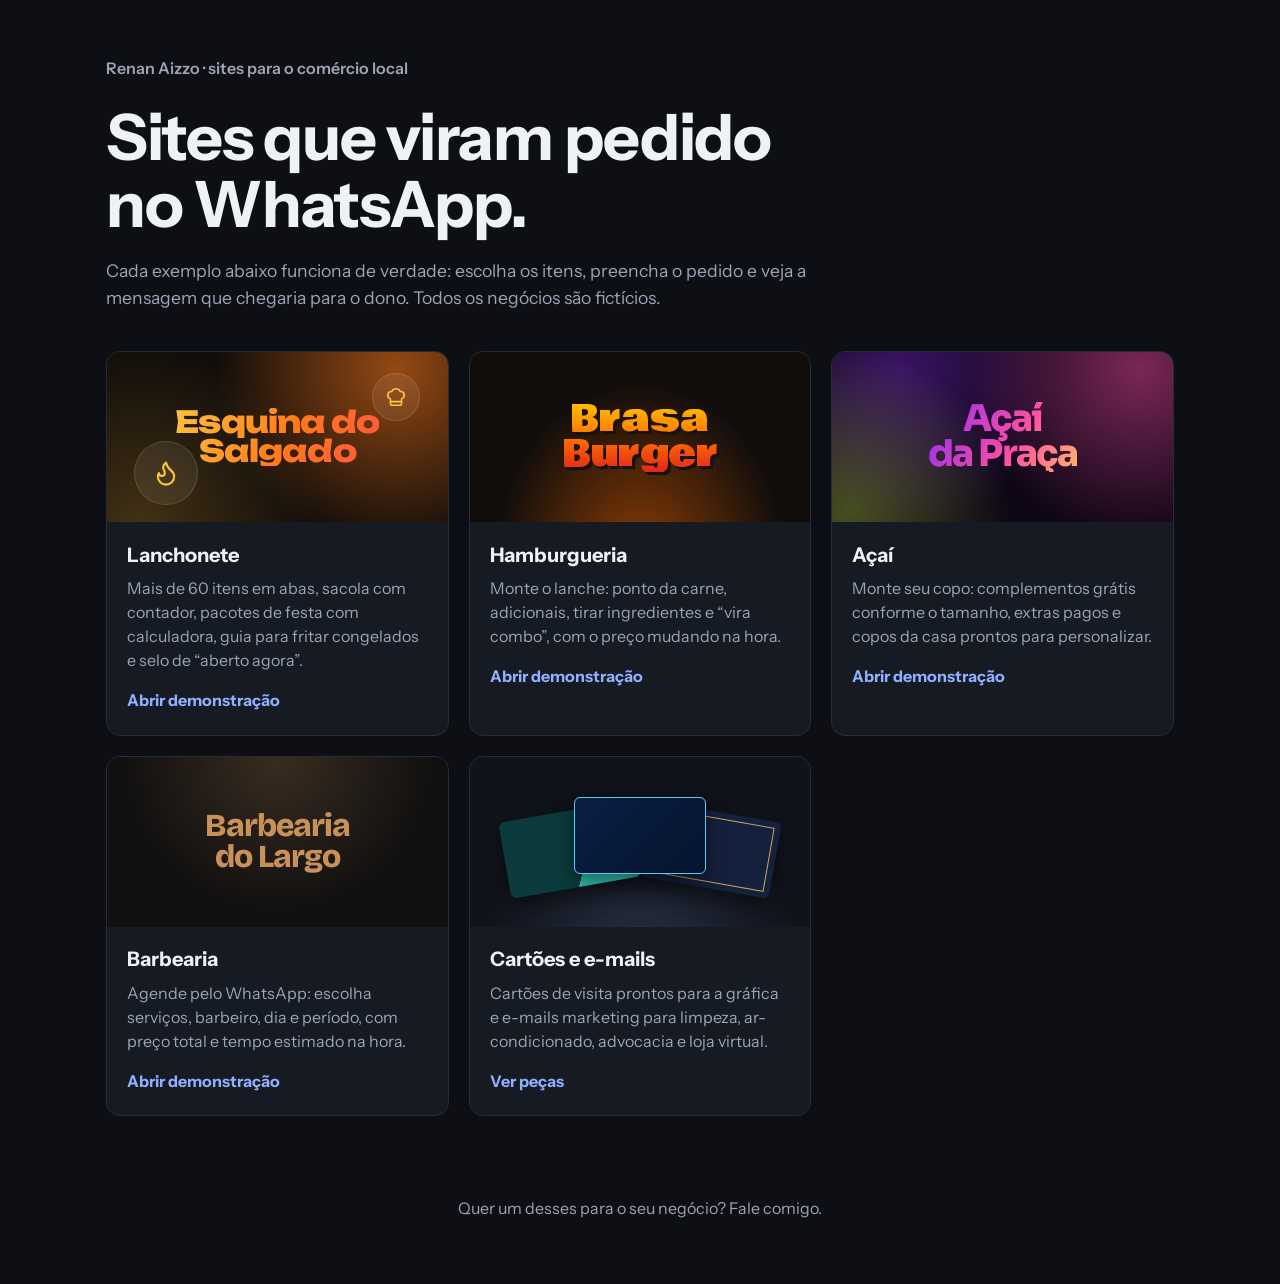
<file: index.html>
<!DOCTYPE html>
<html lang="pt-BR">
<head>
  <meta charset="UTF-8">
  <meta name="viewport" content="width=device-width, initial-scale=1">
  <title>Vitrine · Sites para o comércio local</title>
  <meta name="description" content="Exemplos de sites com pedido e agendamento pelo WhatsApp para lanchonetes, hamburguerias, açaís e barbearias.">

  <!-- PRÉVIA DO LINK (Open Graph): o que aparece ao colar o link no WhatsApp/redes.
       A imagem precisa de endereço COMPLETO, porque quem busca é o WhatsApp, de fora. -->
  <meta name="author" content="Renan Aizzo">
  <meta property="og:site_name" content="Renan Aizzo · sites para o comércio local">
  <meta property="og:type" content="website">
  <meta property="og:title" content="Sites que viram pedido no WhatsApp">
  <meta property="og:description" content="Quatro exemplos funcionando: lanchonete, hamburgueria, açaí e barbearia. Escolha, monte o pedido ou o agendamento e veja a mensagem pronta.">
  <meta property="og:image" content="https://renanaizzo.github.io/vitrine/img/previa-vitrine.jpg">
  <meta property="og:image:width" content="1200">
  <meta property="og:image:height" content="630">
  <meta name="twitter:card" content="summary_large_image">
  <meta name="theme-color" content="#0d0f14">
  <!-- Ícone da aba: inicial "R" (Renan Aizzo) num quadrado azul, em SVG, sem emoji -->
  <link rel="icon" href="data:image/svg+xml,<svg xmlns='http://www.w3.org/2000/svg' viewBox='0 0 32 32'><rect width='32' height='32' rx='7' fill='%238fb0ff'/><text x='16' y='23' font-family='Arial,sans-serif' font-size='20' font-weight='700' text-anchor='middle' fill='%230d0f14'>R</text></svg>">

  <link rel="preconnect" href="https://fonts.googleapis.com">
  <link rel="preconnect" href="https://fonts.gstatic.com" crossorigin>
  <!-- Instrument Sans para a vitrine; as outras só aparecem nas miniaturas das demos -->
  <link href="https://fonts.googleapis.com/css2?family=Instrument+Sans:wght@400;600;700&family=Unbounded:wght@800&family=Bowlby+One&family=Sora:wght@800&family=Bricolage+Grotesque:opsz,wght@12..96,800&display=swap" rel="stylesheet">

  <link rel="stylesheet" href="css/vitrine.css">
</head>
<body>

  <header class="topo">
    <p class="topo__marca">Renan Aizzo · sites para o comércio local</p>
    <h1 class="topo__titulo">Sites que viram pedido no WhatsApp.</h1>
    <p class="topo__texto">
      Cada exemplo abaixo funciona de verdade: escolha os itens, preencha o pedido e veja
      a mensagem que chegaria para o dono. Todos os negócios são fictícios.
    </p>
  </header>

  <main class="vitrine">
    <ul class="vitrine__lista">

      <!-- CARTÃO 1: pronto -->
      <li class="cartao">
        <a class="cartao__link" href="demos/lanchonete/index.html">
          <!-- Miniatura: um "pedacinho" do topo da demo (fundo escuro, luz laranja, bolhas com ícones Lucide da própria demo) -->
          <div class="miniatura miniatura--lanchonete" aria-hidden="true">
            <span class="miniatura__nome">Esquina do<br>Salgado</span>
            <span class="miniatura__bolha miniatura__bolha--1"><svg width="28" height="28" viewBox="0 0 24 24" fill="none" stroke="currentColor" stroke-width="1.8" stroke-linecap="round" stroke-linejoin="round"><path d="M8.5 14.5A2.5 2.5 0 0 0 11 12c0-1.38-.5-2-1-3-1.07-2.14-.22-4.05 2-6 .5 2.5 2 4.9 4 6.5 2 1.6 3 3.5 3 5.5a7 7 0 1 1-14 0c0-1.15.43-2.29 1-3a2.5 2.5 0 0 0 2.5 2.5z"/></svg></span>
            <span class="miniatura__bolha miniatura__bolha--2"><svg width="22" height="22" viewBox="0 0 24 24" fill="none" stroke="currentColor" stroke-width="1.8" stroke-linecap="round" stroke-linejoin="round"><path d="M17 21a1 1 0 0 0 1-1v-5.35c0-.46.32-.84.73-1.04a4 4 0 0 0-2.13-7.59 5 5 0 0 0-9.19 0 4 4 0 0 0-2.13 7.59c.41.2.73.58.73 1.04V20a1 1 0 0 0 1 1Z"/><path d="M6 17h12"/></svg></span>
          </div>
          <div class="cartao__texto">
            <h2>Lanchonete</h2>
            <p>Mais de 60 itens em abas, sacola com contador, pacotes de festa com calculadora, guia para fritar congelados e selo de “aberto agora”.</p>
            <span class="cartao__acao">Abrir demonstração</span>
          </div>
        </a>
      </li>

      <!-- CARTÃO 2 -->
      <li class="cartao">
        <a class="cartao__link" href="demos/hamburgueria/index.html">
          <div class="miniatura miniatura--hamburgueria" aria-hidden="true">
            <span class="miniatura__nome">Brasa<br>Burger</span>
          </div>
          <div class="cartao__texto">
            <h2>Hamburgueria</h2>
            <p>Monte o lanche: ponto da carne, adicionais, tirar ingredientes e “vira combo”, com o preço mudando na hora.</p>
            <span class="cartao__acao">Abrir demonstração</span>
          </div>
        </a>
      </li>

      <!-- CARTÃO 3 -->
      <li class="cartao">
        <a class="cartao__link" href="demos/acai/index.html">
          <div class="miniatura miniatura--acai" aria-hidden="true">
            <span class="miniatura__nome">Açaí<br>da Praça</span>
          </div>
          <div class="cartao__texto">
            <h2>Açaí</h2>
            <p>Monte seu copo: complementos grátis conforme o tamanho, extras pagos e copos da casa prontos para personalizar.</p>
            <span class="cartao__acao">Abrir demonstração</span>
          </div>
        </a>
      </li>

      <!-- CARTÃO 4 -->
      <li class="cartao">
        <a class="cartao__link" href="demos/barbearia/index.html">
          <div class="miniatura miniatura--barbearia" aria-hidden="true">
            <span class="miniatura__nome">Barbearia<br>do Largo</span>
          </div>
          <div class="cartao__texto">
            <h2>Barbearia</h2>
            <p>Agende pelo WhatsApp: escolha serviços, barbeiro, dia e período, com preço total e tempo estimado na hora.</p>
            <span class="cartao__acao">Abrir demonstração</span>
          </div>
        </a>
      </li>

      <!-- CARTÃO 5: peças gráficas (cartões de visita e e-mails) -->
      <li class="cartao">
        <a class="cartao__link" href="design/index.html">
          <!-- Miniatura: três cartõezinhos empilhados nas cores das marcas -->
          <div class="miniatura miniatura--design" aria-hidden="true">
            <span class="mini-cartao mini-cartao--1"></span>
            <span class="mini-cartao mini-cartao--2"></span>
            <span class="mini-cartao mini-cartao--3"></span>
          </div>
          <div class="cartao__texto">
            <h2>Cartões e e-mails</h2>
            <p>Cartões de visita prontos para a gráfica e e-mails marketing para limpeza, ar-condicionado, advocacia e loja virtual.</p>
            <span class="cartao__acao">Ver peças</span>
          </div>
        </a>
      </li>

    </ul>
  </main>

  <footer class="rodape">
    <p>Quer um desses para o seu negócio? <!-- TROQUE: seu contato quando for publicar --> Fale comigo.</p>
  </footer>

</body>
</html>
</file>
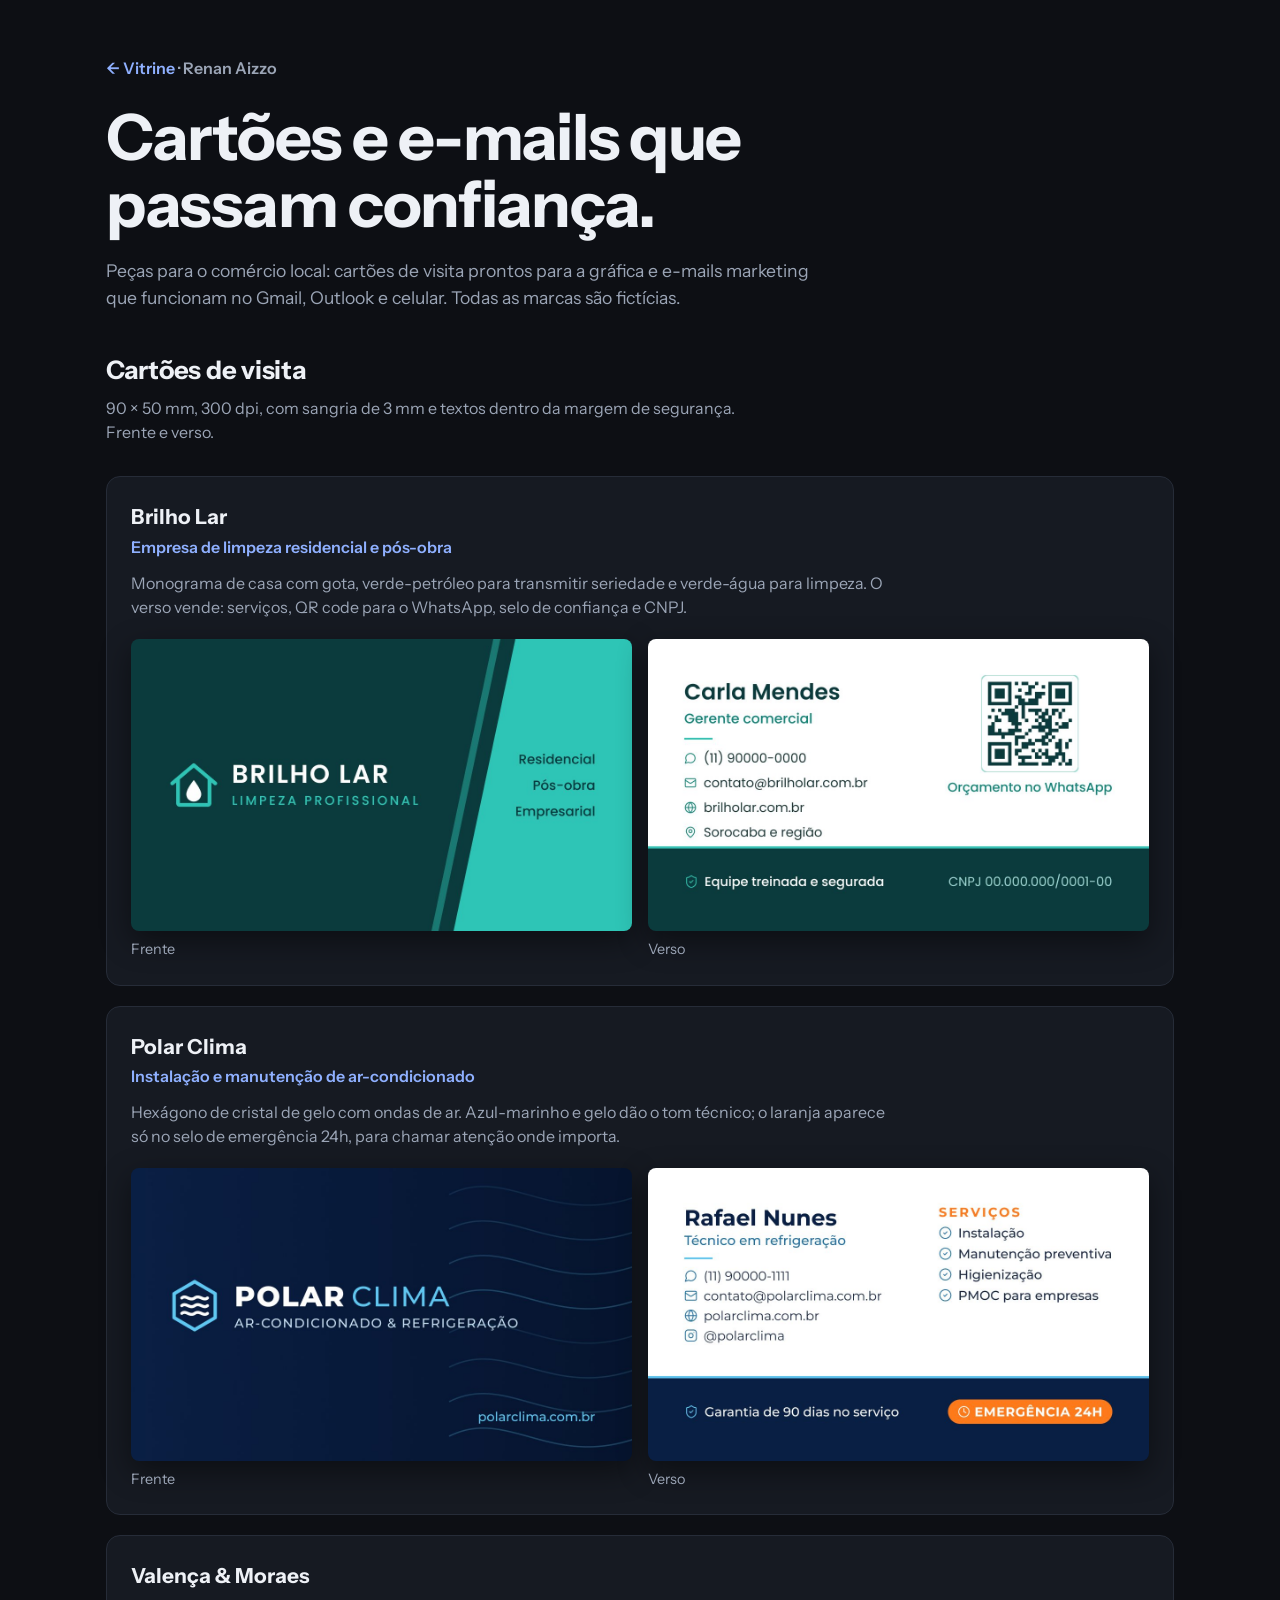
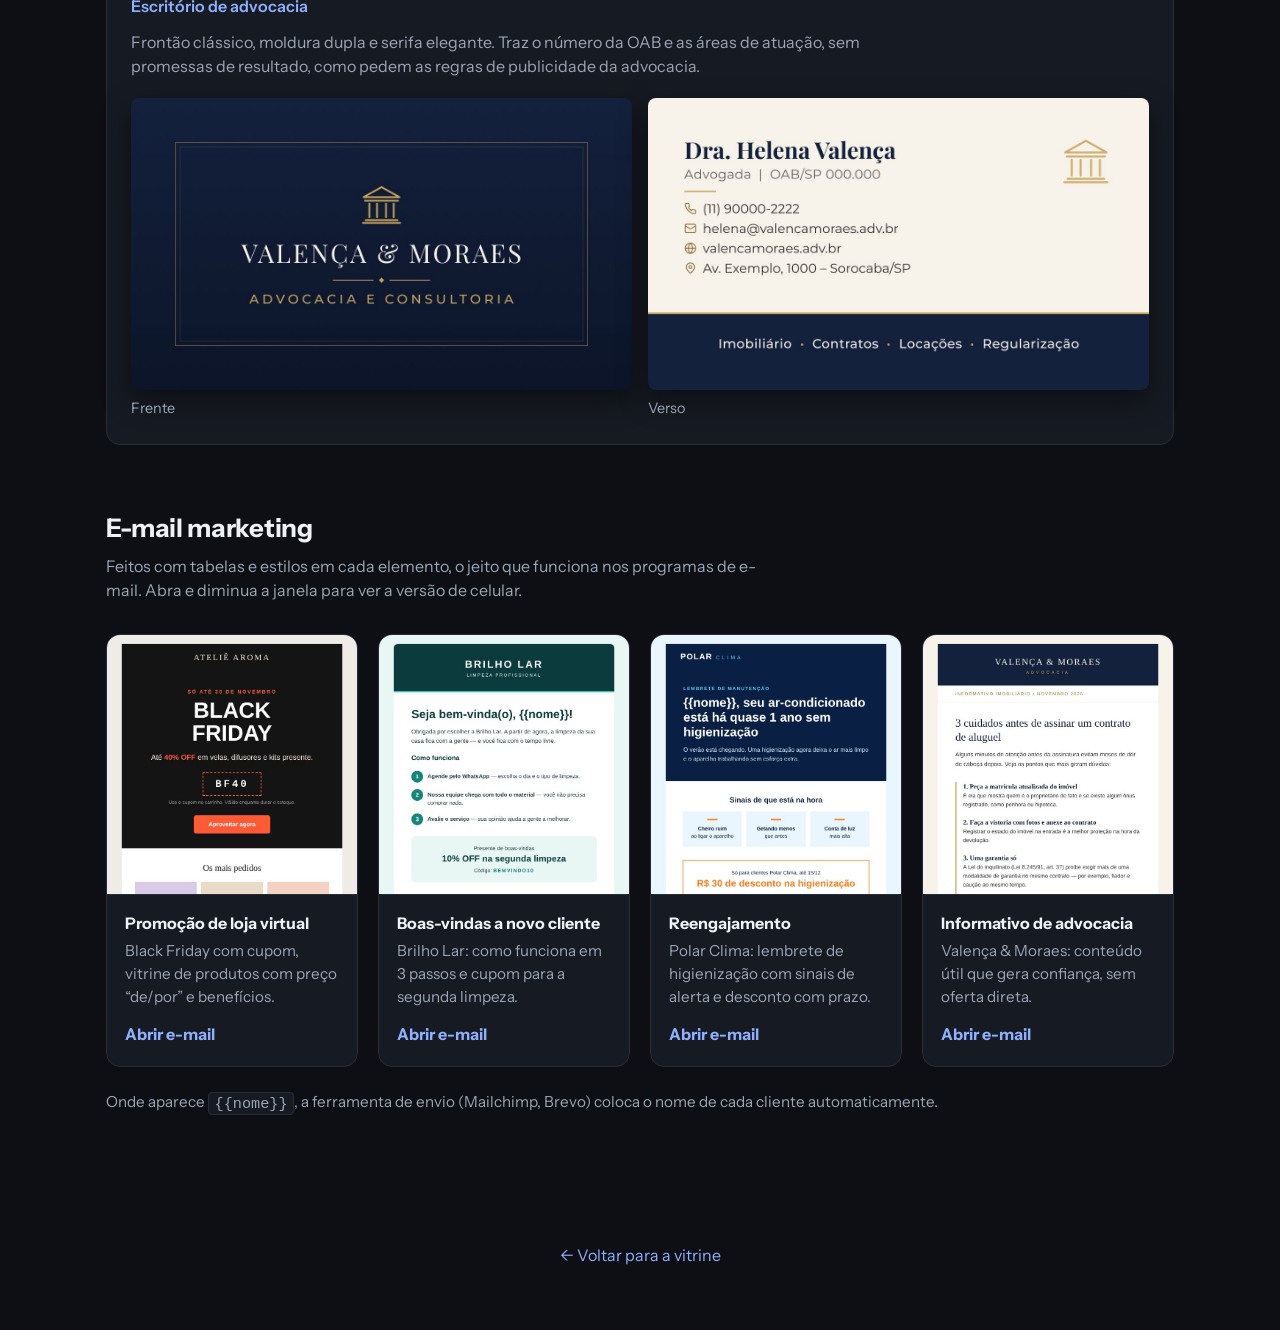
<file: design/index.html>
<!DOCTYPE html>
<html lang="pt-BR">
<head>
  <meta charset="UTF-8">
  <meta name="viewport" content="width=device-width, initial-scale=1">
  <title>Cartões de visita e e-mails · Renan Aizzo</title>
  <meta name="description" content="Cartões de visita e e-mails marketing para negócios locais: limpeza, ar-condicionado, advocacia e loja virtual.">

  <!-- PRÉVIA DO LINK (Open Graph): o que aparece ao colar o link no WhatsApp/redes -->
  <meta name="author" content="Renan Aizzo">
  <meta property="og:site_name" content="Renan Aizzo · design para negócios locais">
  <meta property="og:type" content="website">
  <meta property="og:title" content="Cartões de visita e e-mails que passam confiança">
  <meta property="og:description" content="Três identidades em cartão (frente e verso) e quatro e-mails marketing prontos para enviar.">
  <meta property="og:image" content="https://renanaizzo.github.io/vitrine/design/img/cartoes/brilho-lar-frente.jpg">
  <meta name="twitter:card" content="summary_large_image">
  <meta name="theme-color" content="#0d0f14">
  <link rel="icon" href="data:image/svg+xml,<svg xmlns='http://www.w3.org/2000/svg' viewBox='0 0 32 32'><rect width='32' height='32' rx='7' fill='%238fb0ff'/><text x='16' y='23' font-family='Arial,sans-serif' font-size='20' font-weight='700' text-anchor='middle' fill='%230d0f14'>R</text></svg>">

  <link rel="preconnect" href="https://fonts.googleapis.com">
  <link rel="preconnect" href="https://fonts.gstatic.com" crossorigin>
  <link href="https://fonts.googleapis.com/css2?family=Instrument+Sans:wght@400;600;700&display=swap" rel="stylesheet">

  <!-- Reaproveita o estilo da vitrine e acrescenta só o que esta página precisa -->
  <link rel="stylesheet" href="../css/vitrine.css">
  <link rel="stylesheet" href="design.css">
</head>
<body>

  <header class="topo">
    <p class="topo__marca"><a class="voltar" href="../index.html">← Vitrine</a> · Renan Aizzo</p>
    <h1 class="topo__titulo">Cartões e e-mails que passam confiança.</h1>
    <p class="topo__texto">
      Peças para o comércio local: cartões de visita prontos para a gráfica e e-mails marketing
      que funcionam no Gmail, Outlook e celular. Todas as marcas são fictícias.
    </p>
  </header>

  <main class="design">

    <!-- ================= CARTÕES ================= -->
    <section class="secao" aria-labelledby="titulo-cartoes">
      <h2 class="secao__titulo" id="titulo-cartoes">Cartões de visita</h2>
      <p class="secao__texto">90 × 50 mm, 300 dpi, com sangria de 3 mm e textos dentro da margem de segurança. Frente e verso.</p>

      <article class="marca">
        <div class="marca__texto">
          <h3>Brilho Lar</h3>
          <p class="marca__nicho">Empresa de limpeza residencial e pós-obra</p>
          <p>Monograma de casa com gota, verde-petróleo para transmitir seriedade e verde-água para limpeza. O verso vende: serviços, QR code para o WhatsApp, selo de confiança e CNPJ.</p>
        </div>
        <div class="marca__faces">
          <figure><img src="img/cartoes/brilho-lar-frente.jpg" alt="Frente do cartão Brilho Lar: monograma de casa com gota e lista de serviços em faixa diagonal verde-água" width="1134" height="662" loading="lazy"><figcaption>Frente</figcaption></figure>
          <figure><img src="img/cartoes/brilho-lar-verso.jpg" alt="Verso do cartão Brilho Lar: nome, contatos, QR code e faixa com selo de confiança" width="1134" height="662" loading="lazy"><figcaption>Verso</figcaption></figure>
        </div>
      </article>

      <article class="marca">
        <div class="marca__texto">
          <h3>Polar Clima</h3>
          <p class="marca__nicho">Instalação e manutenção de ar-condicionado</p>
          <p>Hexágono de cristal de gelo com ondas de ar. Azul-marinho e gelo dão o tom técnico; o laranja aparece só no selo de emergência 24h, para chamar atenção onde importa.</p>
        </div>
        <div class="marca__faces">
          <figure><img src="img/cartoes/polar-clima-frente.jpg" alt="Frente do cartão Polar Clima: logo em hexágono sobre azul-marinho com linhas de fluxo de ar" width="1134" height="662" loading="lazy"><figcaption>Frente</figcaption></figure>
          <figure><img src="img/cartoes/polar-clima-verso.jpg" alt="Verso do cartão Polar Clima: contatos, lista de serviços, garantia e selo de emergência 24h" width="1134" height="662" loading="lazy"><figcaption>Verso</figcaption></figure>
        </div>
      </article>

      <article class="marca">
        <div class="marca__texto">
          <h3>Valença &amp; Moraes</h3>
          <p class="marca__nicho">Escritório de advocacia</p>
          <p>Frontão clássico, moldura dupla e serifa elegante. Traz o número da OAB e as áreas de atuação, sem promessas de resultado, como pedem as regras de publicidade da advocacia.</p>
        </div>
        <div class="marca__faces">
          <figure><img src="img/cartoes/valenca-moraes-frente.jpg" alt="Frente do cartão Valença e Moraes: frontão dourado e nome do escritório sobre azul-marinho" width="1134" height="662" loading="lazy"><figcaption>Frente</figcaption></figure>
          <figure><img src="img/cartoes/valenca-moraes-verso.jpg" alt="Verso do cartão Valença e Moraes: nome da advogada, OAB, contatos e áreas de atuação" width="1134" height="662" loading="lazy"><figcaption>Verso</figcaption></figure>
        </div>
      </article>
    </section>

    <!-- ================= E-MAILS ================= -->
    <section class="secao" aria-labelledby="titulo-emails">
      <h2 class="secao__titulo" id="titulo-emails">E-mail marketing</h2>
      <p class="secao__texto">Feitos com tabelas e estilos em cada elemento, o jeito que funciona nos programas de e-mail. Abra e diminua a janela para ver a versão de celular.</p>

      <ul class="emails">
        <li class="email">
          <a class="email__link" href="emails/1-ecommerce-black-friday.html" target="_blank" rel="noopener">
            <img class="email__previa" src="img/emails/1-ecommerce-black-friday.jpg" alt="" width="680" height="900" loading="lazy">
            <span class="email__texto">
              <strong>Promoção de loja virtual</strong>
              <span>Black Friday com cupom, vitrine de produtos com preço “de/por” e benefícios.</span>
              <span class="cartao__acao">Abrir e-mail</span>
            </span>
          </a>
        </li>
        <li class="email">
          <a class="email__link" href="emails/2-boas-vindas-limpeza.html" target="_blank" rel="noopener">
            <img class="email__previa" src="img/emails/2-boas-vindas-limpeza.jpg" alt="" width="680" height="900" loading="lazy">
            <span class="email__texto">
              <strong>Boas-vindas a novo cliente</strong>
              <span>Brilho Lar: como funciona em 3 passos e cupom para a segunda limpeza.</span>
              <span class="cartao__acao">Abrir e-mail</span>
            </span>
          </a>
        </li>
        <li class="email">
          <a class="email__link" href="emails/3-reengajamento-ar-condicionado.html" target="_blank" rel="noopener">
            <img class="email__previa" src="img/emails/3-reengajamento-ar-condicionado.jpg" alt="" width="680" height="900" loading="lazy">
            <span class="email__texto">
              <strong>Reengajamento</strong>
              <span>Polar Clima: lembrete de higienização com sinais de alerta e desconto com prazo.</span>
              <span class="cartao__acao">Abrir e-mail</span>
            </span>
          </a>
        </li>
        <li class="email">
          <a class="email__link" href="emails/4-newsletter-advocacia.html" target="_blank" rel="noopener">
            <img class="email__previa" src="img/emails/4-newsletter-advocacia.jpg" alt="" width="680" height="900" loading="lazy">
            <span class="email__texto">
              <strong>Informativo de advocacia</strong>
              <span>Valença &amp; Moraes: conteúdo útil que gera confiança, sem oferta direta.</span>
              <span class="cartao__acao">Abrir e-mail</span>
            </span>
          </a>
        </li>
      </ul>
      <p class="nota">Onde aparece <code>{{nome}}</code>, a ferramenta de envio (Mailchimp, Brevo) coloca o nome de cada cliente automaticamente.</p>
    </section>

  </main>

  <footer class="rodape">
    <p><a class="voltar" href="../index.html">← Voltar para a vitrine</a></p>
  </footer>

</body>
</html>
</file>
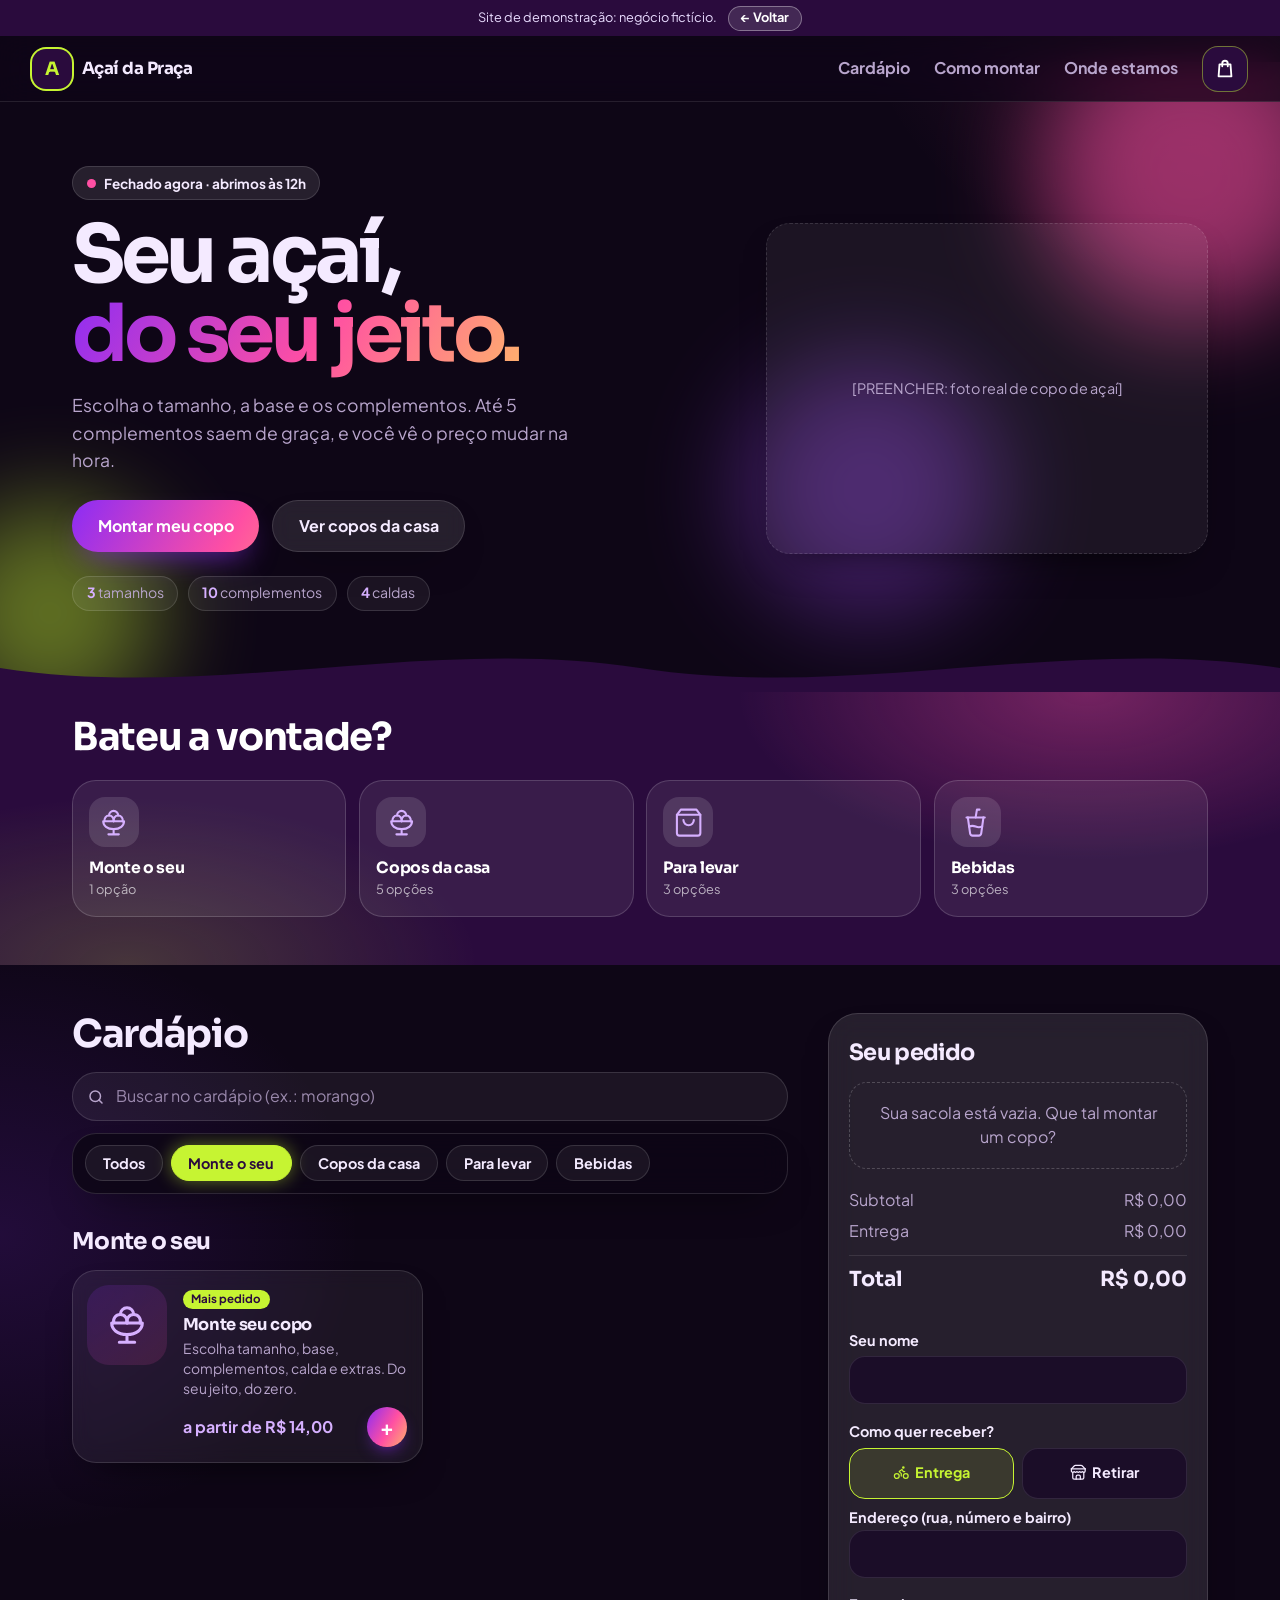
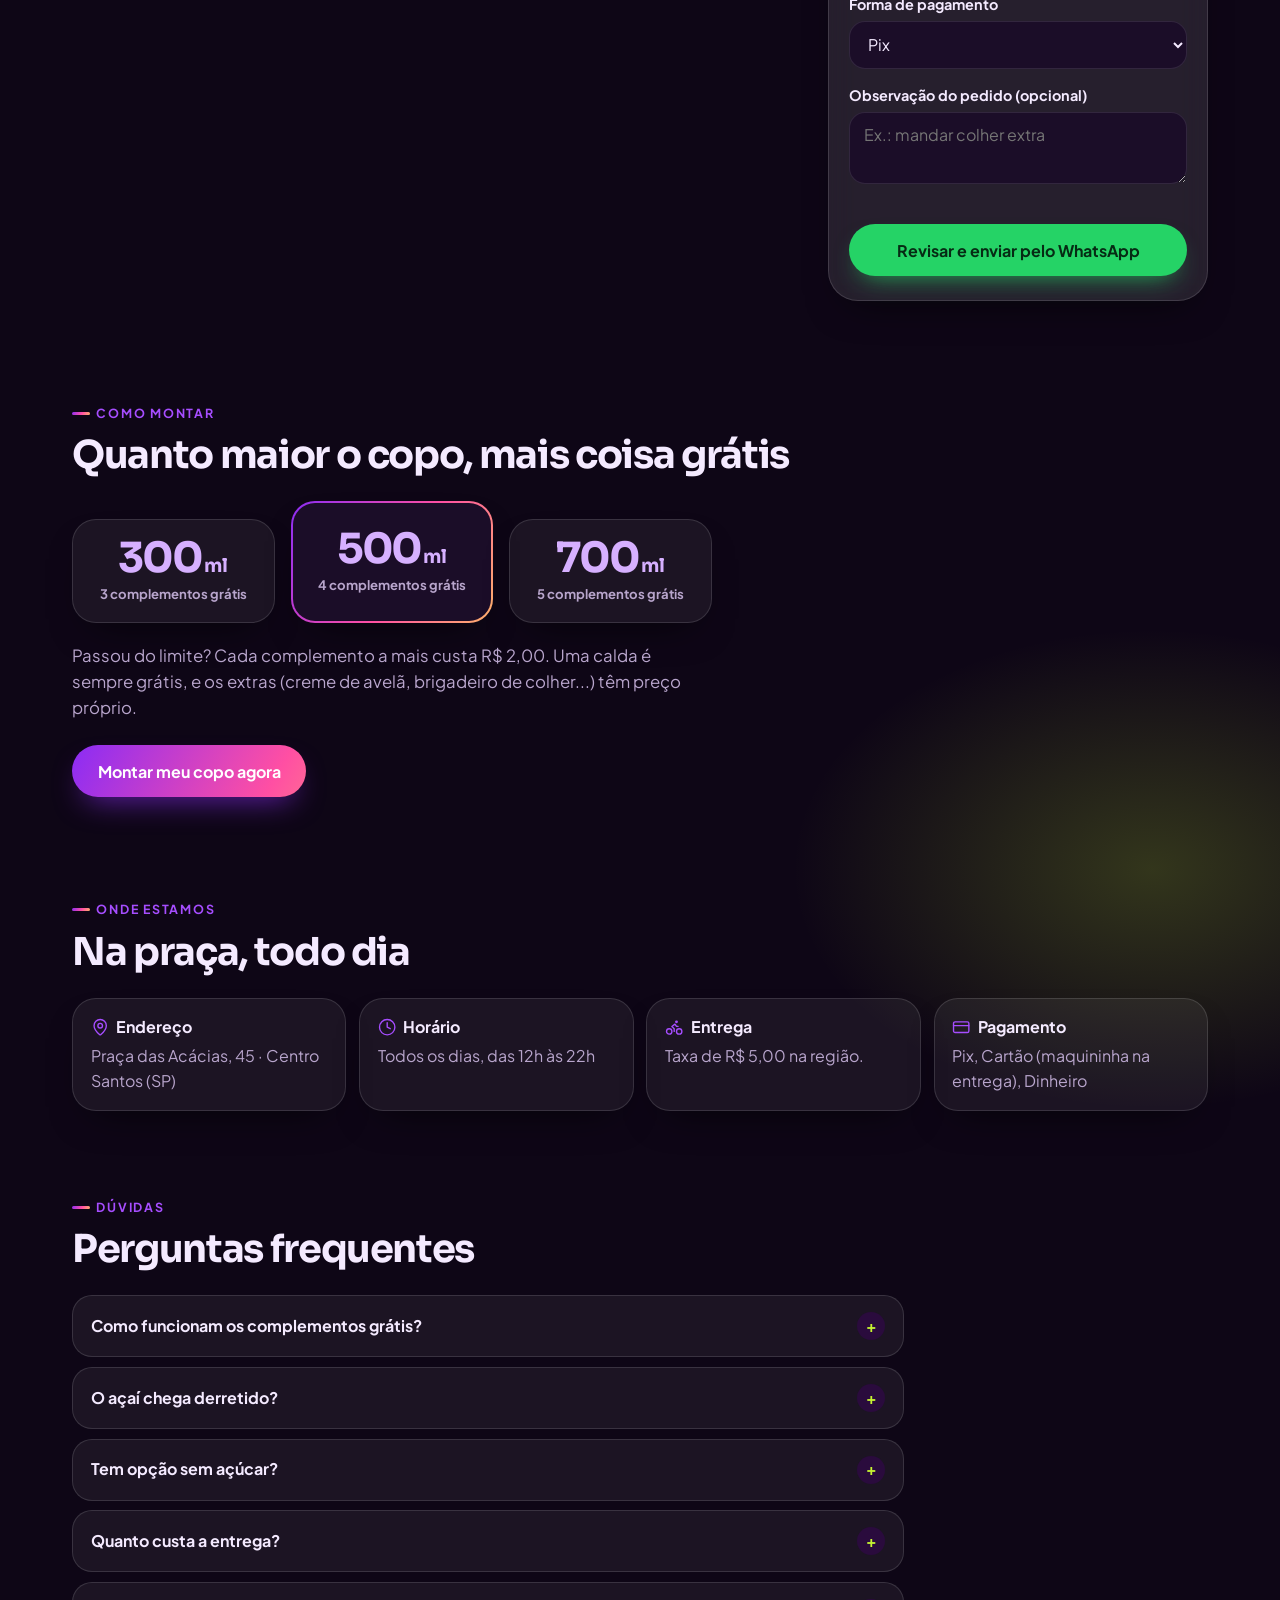
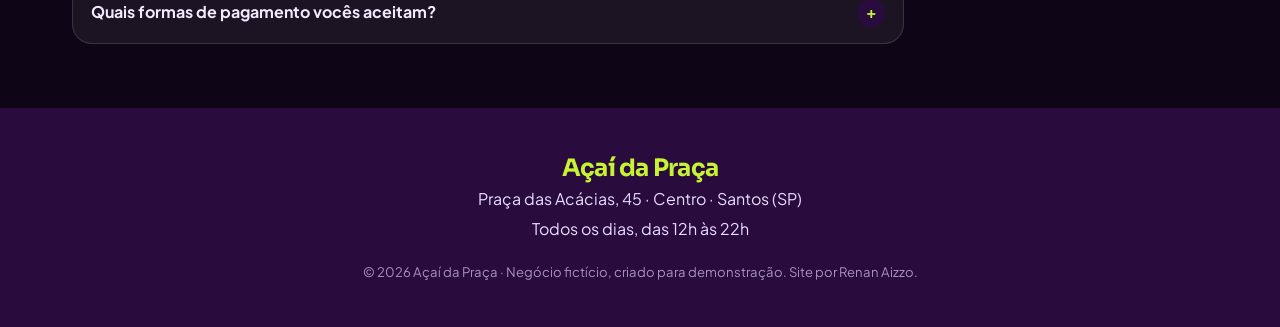
<file: demos/acai/index.html>
<!DOCTYPE html>
<html lang="pt-BR">
<head>
  <meta charset="UTF-8">
  <meta name="viewport" content="width=device-width, initial-scale=1">
  <title>Açaí da Praça · Monte seu copo (demonstração)</title>
  <meta name="description" content="Monte seu copo de açaí: tamanho, complementos grátis e extras. Peça pelo WhatsApp. Site de demonstração.">
  <!-- Prévia do link (Open Graph) e ícone da aba -->
  <meta name="author" content="Renan Aizzo">
  <meta property="og:site_name" content="Renan Aizzo · sites para o comércio local">
  <meta property="og:type" content="website">
  <meta property="og:title" content="Açaí da Praça · demonstração">
  <meta property="og:description" content="Monte seu copo: complementos grátis conforme o tamanho, extras e copos da casa. Negócio fictício.">
  <meta property="og:image" content="https://renanaizzo.github.io/vitrine/img/previa-acai.jpg">
  <meta property="og:image:width" content="1200">
  <meta property="og:image:height" content="630">
  <meta name="twitter:card" content="summary_large_image">
  <link rel="icon" href="data:image/svg+xml,<svg xmlns='http://www.w3.org/2000/svg' viewBox='0 0 32 32'><rect width='32' height='32' rx='7' fill='%23a64dff'/><text x='16' y='23' font-family='Arial,sans-serif' font-size='20' font-weight='700' text-anchor='middle' fill='%230e0616'>A</text></svg>">
  <meta name="theme-color" content="#0e0616">

  <!-- Fontes: Sora 700 (títulos geométricos) e Plus Jakarta Sans 400/700 (texto). Só os pesos usados: menos para baixar -->
  <link rel="preconnect" href="https://fonts.googleapis.com">
  <link rel="preconnect" href="https://fonts.gstatic.com" crossorigin>
  <link href="https://fonts.googleapis.com/css2?family=Sora:wght@700&family=Plus+Jakarta+Sans:wght@400;700&display=swap" rel="stylesheet">

  <link rel="stylesheet" href="css/estilos.css">
</head>
<body>

  <p class="aviso-demo">Site de demonstração: negócio fictício. <a class="aviso-demo__voltar" href="../../index.html">← Voltar</a></p>

  <!-- TOPO FIXO -->
  <header class="topo">
    <a class="topo__marca" href="#inicio" aria-label="Açaí da Praça, voltar ao início">
      <span class="topo__logo" aria-hidden="true">A</span>
      <span class="topo__nome">Açaí da Praça</span>
    </a>
    <nav class="topo__links" aria-label="Atalhos">
      <a href="#cardapio">Cardápio</a>
      <a href="#como-montar">Como montar</a>
      <a href="#visite">Onde estamos</a>
    </nav>
    <a class="sacola" id="sacola" href="#comanda" aria-label="Ver seu pedido">
      <svg viewBox="0 0 24 24" width="22" height="22" aria-hidden="true"><path d="M6 7h12l1 13H5L6 7Z" fill="none" stroke="currentColor" stroke-width="2" stroke-linejoin="round"/><path d="M9 9V6a3 3 0 0 1 6 0v3" fill="none" stroke="currentColor" stroke-width="2" stroke-linecap="round"/></svg>
      <span class="sacola__qtd" id="sacola-qtd" hidden>0</span>
    </a>
  </header>

  <!-- HERO -->
  <section id="inicio" class="hero">
    <!-- Bolhas coloridas desfocadas ao fundo: só decoração -->
    <div class="hero__bolhas" aria-hidden="true"><span></span><span></span><span></span></div>

    <div class="hero__texto">
      <p class="selo" id="selo-aberto"><span class="selo__ponto"></span><span id="selo-texto">Confira o horário</span></p>
      <h1 class="hero__titulo">Seu açaí,<br><span class="destaque">do seu jeito.</span></h1>
      <p class="hero__frase">Escolha o tamanho, a base e os complementos. Até 5 complementos saem de graça, e você vê o preço mudar na hora.</p>
      <div class="hero__botoes">
        <!-- data-montar abre direto a janela do "Monte seu copo" -->
        <button type="button" class="botao botao--roxo" data-montar="monte-seu-copo">Montar meu copo</button>
        <!-- data-grupo abre a aba certa; data-rolar desce até o cardápio (os mesmos dos blocos de atalho) -->
        <button type="button" class="botao botao--claro" data-grupo="Copos da casa" data-rolar>Ver copos da casa</button>
      </div>
      <ul class="hero__fatos">
        <li><strong>3</strong> tamanhos</li>
        <li><strong>10</strong> complementos</li>
        <li><strong>4</strong> caldas</li>
      </ul>
    </div>

    <!-- [PREENCHER: foto real de copo de açaí]
         Troque este bloco por: <img class="hero__foto" src="img/acai.webp" alt="..." width="800" height="600">
         (sem loading="lazy": a foto do topo deve carregar logo) -->
    <div class="hero__foto hero__foto--vazia">[PREENCHER: foto real de copo de açaí]</div>
  </section>

  <!-- Onda separando o hero do resto -->
  <svg class="onda" viewBox="0 0 1440 60" preserveAspectRatio="none" aria-hidden="true"><path d="M0,30 C240,70 480,-10 720,30 C960,70 1200,-10 1440,30 L1440,60 L0,60 Z"/></svg>

  <div class="faixa-roxa">
    <!-- ATALHOS POR GRUPO -->
    <section class="grupos" aria-labelledby="titulo-grupos">
      <h2 id="titulo-grupos" class="titulo-secao">Bateu a vontade?</h2>
      <div id="grade-grupos" class="grupos__grade"><!-- app.js preenche --></div>
    </section>
  </div>

  <main class="conteudo">
    <section id="cardapio" class="cardapio" aria-labelledby="titulo-cardapio">
      <h2 id="titulo-cardapio" class="titulo-secao">Cardápio</h2>
      <!-- BUSCA: filtra o cardápio enquanto a pessoa digita (ignora acentos e maiúsculas) -->
      <div class="busca">
        <svg class="busca__icone" viewBox="0 0 24 24" width="18" height="18" aria-hidden="true"><circle cx="11" cy="11" r="7" fill="none" stroke="currentColor" stroke-width="2"/><path d="m20 20-4-4" stroke="currentColor" stroke-width="2" stroke-linecap="round"/></svg>
        <input id="busca" class="busca__campo" type="search" placeholder="Buscar no cardápio (ex.: morango)" aria-label="Buscar no cardápio" autocomplete="off">
      </div>
      <nav id="barra-categorias" class="categorias" aria-label="Categorias do cardápio">
        <div id="linha-grupos" class="categorias__linha"></div>
        <div id="linha-subcategorias" class="categorias__linha categorias__linha--sub" hidden></div>
      </nav>
      <div id="lista-cardapio"><!-- app.js preenche aqui --></div>
      <p id="busca-vazia" class="busca__vazia" hidden>Nenhum item encontrado. Tente outra palavra.</p>
    </section>

    <!-- COMANDA -->
    <section id="comanda" class="comanda" aria-labelledby="titulo-comanda">
      <h2 id="titulo-comanda" class="comanda__titulo">Seu pedido</h2>

      <ul id="itens-comanda" class="comanda__itens"><!-- app.js preenche --></ul>
      <p id="comanda-vazia" class="comanda__vazia">Sua sacola está vazia. Que tal montar um copo?</p>

      <dl class="comanda__totais">
        <div><dt>Subtotal</dt><dd id="subtotal">R$ 0,00</dd></div>
        <div id="linha-entrega"><dt>Entrega</dt><dd id="valor-entrega">R$ 0,00</dd></div>
        <div class="comanda__total"><dt>Total</dt><dd id="total">R$ 0,00</dd></div>
      </dl>

      <form id="form-pedido" class="formulario" novalidate>
        <label for="nome">Seu nome</label>
        <input id="nome" name="nome" type="text" autocomplete="name" required>

        <fieldset>
          <legend>Como quer receber?</legend>
          <div class="alternar">
            <label class="opcao-receber"><input type="radio" name="recebimento" value="entrega" checked> <span><svg class="icone" viewBox="0 0 24 24" aria-hidden="true"><circle cx="18.5" cy="17.5" r="3.5"/><circle cx="5.5" cy="17.5" r="3.5"/><circle cx="15" cy="5" r="1"/><path d="M12 17.5V14l-3-3 4-3 2 3h2"/></svg> Entrega</span></label>
            <label class="opcao-receber"><input type="radio" name="recebimento" value="retirada"> <span><svg class="icone" viewBox="0 0 24 24" aria-hidden="true"><path d="m2 7 4.41-4.41A2 2 0 0 1 7.83 2h8.34a2 2 0 0 1 1.42.59L22 7"/><path d="M4 12v8a2 2 0 0 0 2 2h12a2 2 0 0 0 2-2v-8"/><path d="M15 22v-4a2 2 0 0 0-2-2h-2a2 2 0 0 0-2 2v4"/><path d="M2 7h20"/><path d="M22 7v3a2 2 0 0 1-2 2 2.7 2.7 0 0 1-1.59-.63.7.7 0 0 0-.82 0A2.7 2.7 0 0 1 16 12a2.7 2.7 0 0 1-1.59-.63.7.7 0 0 0-.82 0A2.7 2.7 0 0 1 12 12a2.7 2.7 0 0 1-1.59-.63.7.7 0 0 0-.82 0A2.7 2.7 0 0 1 8 12a2.7 2.7 0 0 1-1.59-.63.7.7 0 0 0-.82 0A2.7 2.7 0 0 1 4 12a2 2 0 0 1-2-2V7"/></svg> Retirar</span></label>
          </div>
        </fieldset>

        <div id="bloco-endereco">
          <label for="endereco">Endereço (rua, número e bairro)</label>
          <input id="endereco" name="endereco" type="text" autocomplete="street-address">
        </div>

        <label for="pagamento">Forma de pagamento</label>
        <select id="pagamento" name="pagamento"><!-- app.js preenche --></select>

        <div id="bloco-troco" hidden>
          <label for="troco">Troco para quanto? (deixe vazio se não precisar)</label>
          <input id="troco" name="troco" type="text" inputmode="decimal" placeholder="Ex.: 100">
        </div>

        <label for="observacao">Observação do pedido (opcional)</label>
        <textarea id="observacao" name="observacao" rows="2" placeholder="Ex.: mandar colher extra"></textarea>

        <p id="erro-form" class="formulario__erro" role="alert"></p>

        <button type="submit" class="botao botao--whats botao--largo">Revisar e enviar pelo WhatsApp</button>
      </form>
    </section>
  </main>

  <!-- COMO MONTAR -->
  <section id="como-montar" class="secao" aria-labelledby="titulo-como">
    <p class="sobretitulo">Como montar</p>
    <h2 id="titulo-como" class="titulo-secao">Quanto maior o copo, mais coisa grátis</h2>
    <ul class="tamanhos">
      <li class="tamanho"><span class="tamanho__ml">300<small>ml</small></span><span class="tamanho__gratis">3 complementos grátis</span></li>
      <li class="tamanho tamanho--destaque"><span class="tamanho__ml">500<small>ml</small></span><span class="tamanho__gratis">4 complementos grátis</span></li>
      <li class="tamanho"><span class="tamanho__ml">700<small>ml</small></span><span class="tamanho__gratis">5 complementos grátis</span></li>
    </ul>
    <p class="secao__intro">Passou do limite? Cada complemento a mais custa R$ 2,00. Uma calda é sempre grátis, e os extras (creme de avelã, brigadeiro de colher...) têm preço próprio.</p>
    <p><button type="button" class="botao botao--roxo" data-montar="monte-seu-copo">Montar meu copo agora</button></p>
  </section>

  <!-- ONDE ESTAMOS -->
  <section id="visite" class="secao" aria-labelledby="titulo-visite">
    <p class="sobretitulo">Onde estamos</p>
    <h2 id="titulo-visite" class="titulo-secao">Na praça, todo dia</h2>
    <dl class="infos">
      <div class="info"><dt><svg class="icone" viewBox="0 0 24 24" aria-hidden="true"><path d="M20 10c0 5-5.54 10.19-7.4 11.8a1 1 0 0 1-1.2 0C9.54 20.19 4 15 4 10a8 8 0 0 1 16 0"/><circle cx="12" cy="10" r="3"/></svg> Endereço</dt><dd><span data-config="endereco"></span><br><span data-config="cidade"></span></dd></div>
      <div class="info"><dt><svg class="icone" viewBox="0 0 24 24" aria-hidden="true"><circle cx="12" cy="12" r="10"/><path d="M12 6v6l4 2"/></svg> Horário</dt><dd data-config="horario"></dd></div>
      <div class="info"><dt><svg class="icone" viewBox="0 0 24 24" aria-hidden="true"><circle cx="18.5" cy="17.5" r="3.5"/><circle cx="5.5" cy="17.5" r="3.5"/><circle cx="15" cy="5" r="1"/><path d="M12 17.5V14l-3-3 4-3 2 3h2"/></svg> Entrega</dt><dd>Taxa de <span data-config="taxaEntrega"></span> na região.</dd></div>
      <div class="info"><dt><svg class="icone" viewBox="0 0 24 24" aria-hidden="true"><rect width="20" height="14" x="2" y="5" rx="2"/><path d="M2 10h20"/></svg> Pagamento</dt><dd data-config="formasPagamento"></dd></div>
    </dl>
  </section>

  <!-- PERGUNTAS FREQUENTES -->
  <section id="perguntas" class="secao" data-secao="perguntas" aria-labelledby="titulo-perguntas">
    <p class="sobretitulo">Dúvidas</p>
    <h2 id="titulo-perguntas" class="titulo-secao">Perguntas frequentes</h2>
    <div class="perguntas">
      <details>
        <summary>Como funcionam os complementos grátis?</summary>
        <p>Depende do tamanho: 3 no copo de 300 ml, 4 no de 500 ml e 5 no de 700 ml. Cada um a mais custa R$ 2,00. A janela de montar mostra a conta enquanto você escolhe.</p>
      </details>
      <details>
        <summary>O açaí chega derretido?</summary>
        <p>Não: vai em embalagem térmica, com os complementos crocantes separados para não amolecer.</p>
      </details>
      <details>
        <summary>Tem opção sem açúcar?</summary>
        <p>Tem o açaí zero açúcar (+ R$ 2,00). É só escolher na base do copo.</p>
      </details>
      <details>
        <summary>Quanto custa a entrega?</summary>
        <p><span data-config="taxaEntrega"></span> para a região. Para bairros mais distantes, combinamos pelo WhatsApp.</p>
      </details>
      <details>
        <summary>Quais formas de pagamento vocês aceitam?</summary>
        <p><span data-config="formasPagamento"></span>.</p>
      </details>
    </div>
  </section>

  <footer class="rodape">
    <p class="rodape__marca">Açaí da Praça</p>
    <p><span data-config="endereco"></span> · <span data-config="cidade"></span></p>
    <p data-config="horario"></p>
    <p class="rodape__base">© <span data-config="ano"></span> Açaí da Praça · Negócio fictício, criado para demonstração. Site por Renan Aizzo.</p>
  </footer>

  <!-- BARRA FIXA no celular -->
  <a id="barra-pedido" class="barra-pedido" href="#comanda" hidden>
    <span id="barra-qtd">0 itens</span>
    <strong id="barra-total">R$ 0,00</strong>
    <span class="barra-pedido__ver">Ver pedido →</span>
  </a>

  <!-- JANELA "MONTE SEU PEDIDO": as opções são desenhadas pelo app.js -->
  <dialog id="montar" class="montar" aria-labelledby="montar-nome">
    <header class="montar__topo">
      <span class="montar__icone" id="montar-icone" aria-hidden="true"></span>
      <div>
        <h2 id="montar-nome" class="montar__nome"></h2>
        <p id="montar-descricao" class="montar__descricao"></p>
      </div>
      <button type="button" id="montar-fechar" class="montar__fechar" aria-label="Fechar">×</button>
    </header>

    <div class="montar__corpo" id="montar-corpo">
      <div id="montar-opcoes"><!-- app.js preenche --></div>
      <label for="montar-obs" class="montar__rotulo">Alguma observação?</label>
      <textarea id="montar-obs" rows="2" placeholder="Ex.: granola separada, pouco leite condensado"></textarea>
    </div>

    <footer class="montar__rodape">
      <p id="montar-erro" class="formulario__erro" role="alert"></p>
      <div class="montar__acoes">
        <div class="contador contador--janela">
          <button type="button" id="montar-menos" class="contador__botao" aria-label="Menos um">−</button>
          <span id="montar-qtd" class="contador__qtd" aria-live="polite">1</span>
          <button type="button" id="montar-mais" class="contador__botao" aria-label="Mais um">+</button>
        </div>
        <button type="button" id="montar-confirmar" class="botao botao--roxo montar__confirmar">
          Adicionar · <span id="montar-total">R$ 0,00</span>
        </button>
      </div>
    </footer>
  </dialog>

  <!-- JANELA DE REVISÃO -->
  <dialog id="revisao" class="revisao">
    <h2>Confira a mensagem</h2>
    <p class="revisao__dica">É isso que vai aparecer no WhatsApp. Você ainda poderá editar lá antes de enviar.</p>
    <pre id="previa-mensagem" class="revisao__mensagem"></pre>
    <p id="nota-demo" class="revisao__nota" hidden>Modo demonstração: o WhatsApp não será aberto.</p>
    <div class="revisao__botoes">
      <button type="button" id="botao-voltar" class="botao botao--claro">Voltar e editar</button>
      <a id="link-whatsapp" class="botao botao--whats" href="#" target="_blank" rel="noopener">Abrir o WhatsApp</a>
    </div>
  </dialog>

  <!-- ORDEM IMPORTA: config → config.local (só no seu PC: file:// ou localhost) → cardápio → lógica -->
  <script src="js/config.js"></script>
  <script>
    // config.local.js (seu número de teste) só é carregado no seu computador:
    // "file:" = aberto direto do disco; localhost/127.0.0.1 = servidor no seu PC.
    // Online ele não existe, e assim o site publicado não pede um arquivo inexistente (erro 404).
    if (location.protocol === "file:" || ["localhost", "127.0.0.1"].includes(location.hostname)) {
      // document.write insere o <script> AQUI, na mesma posição: ele roda antes do cardapio.js.
      // (O "<\/script>" com barra invertida evita fechar este script por engano.)
      document.write('<script src="js/config.local.js"><\/script>');
    }
  </script>
  <script src="js/cardapio.js"></script>
  <script src="js/app.js"></script>
</body>
</html>
</file>
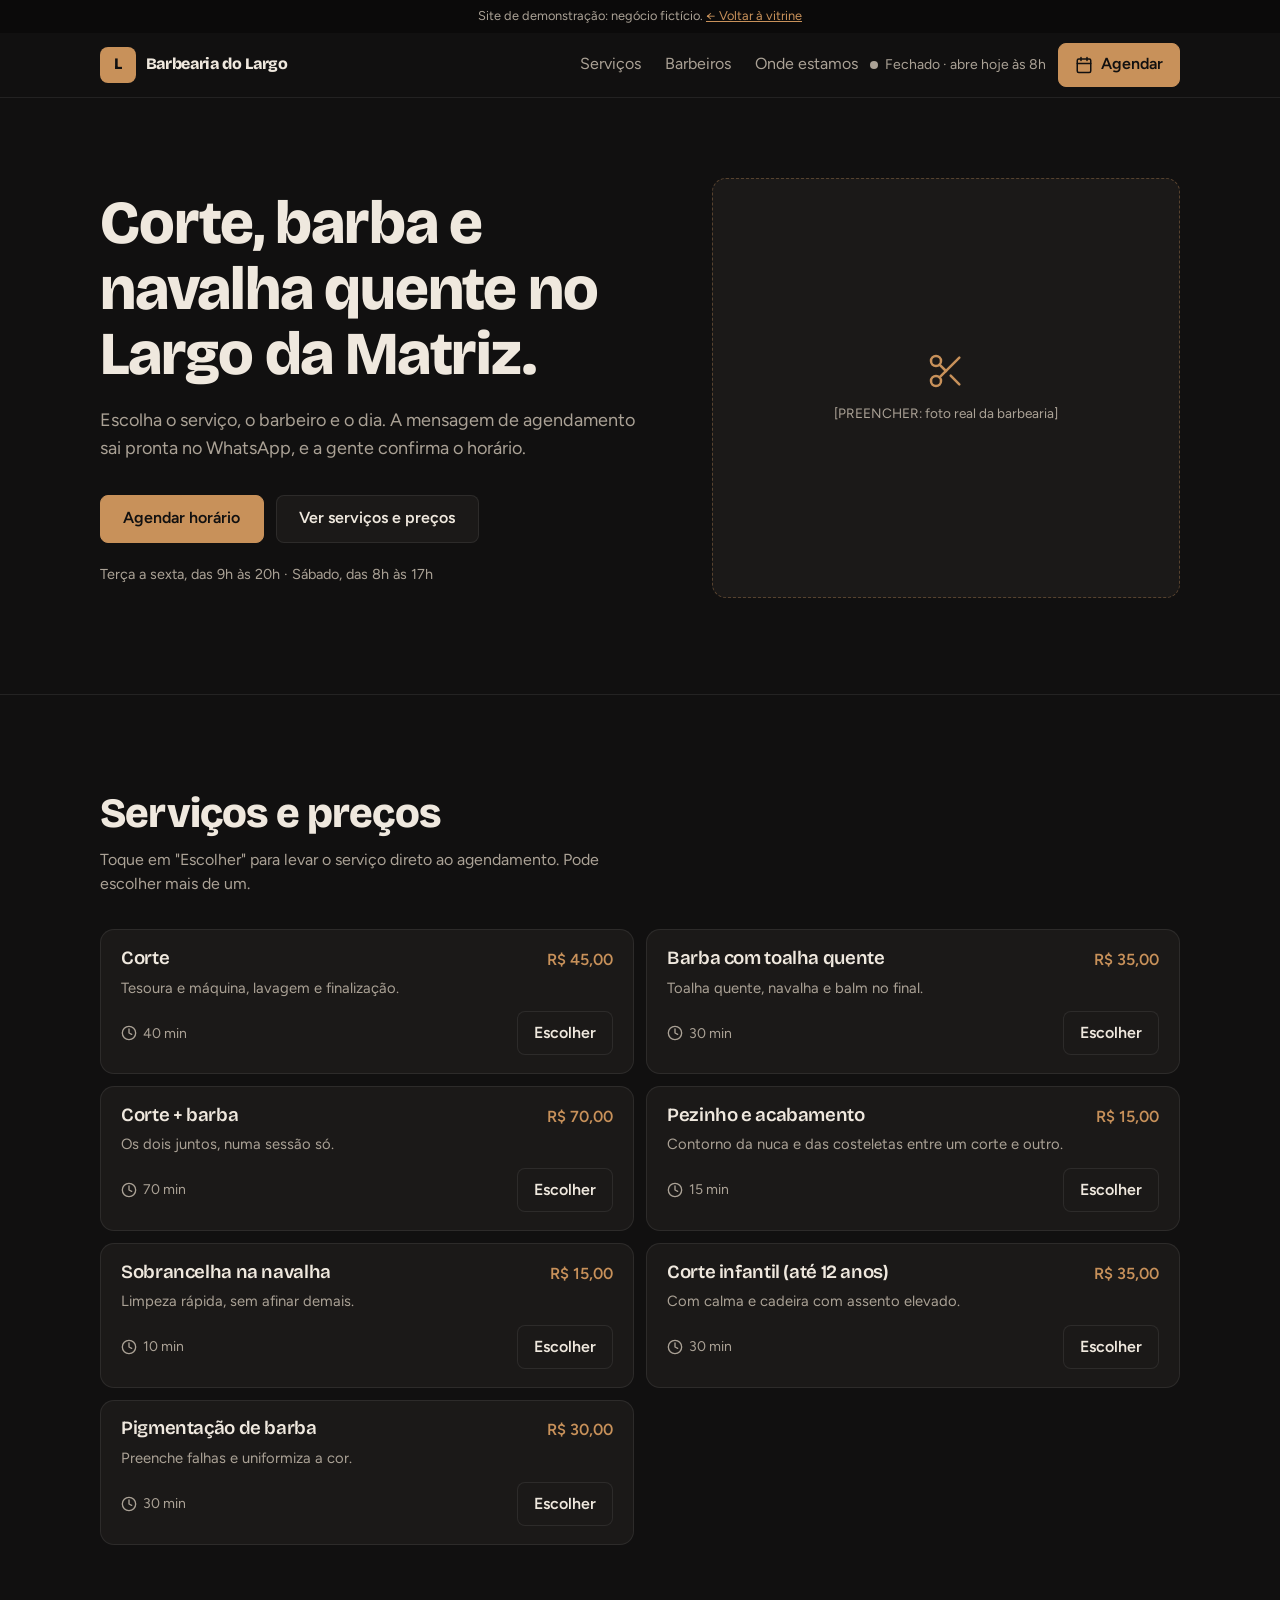
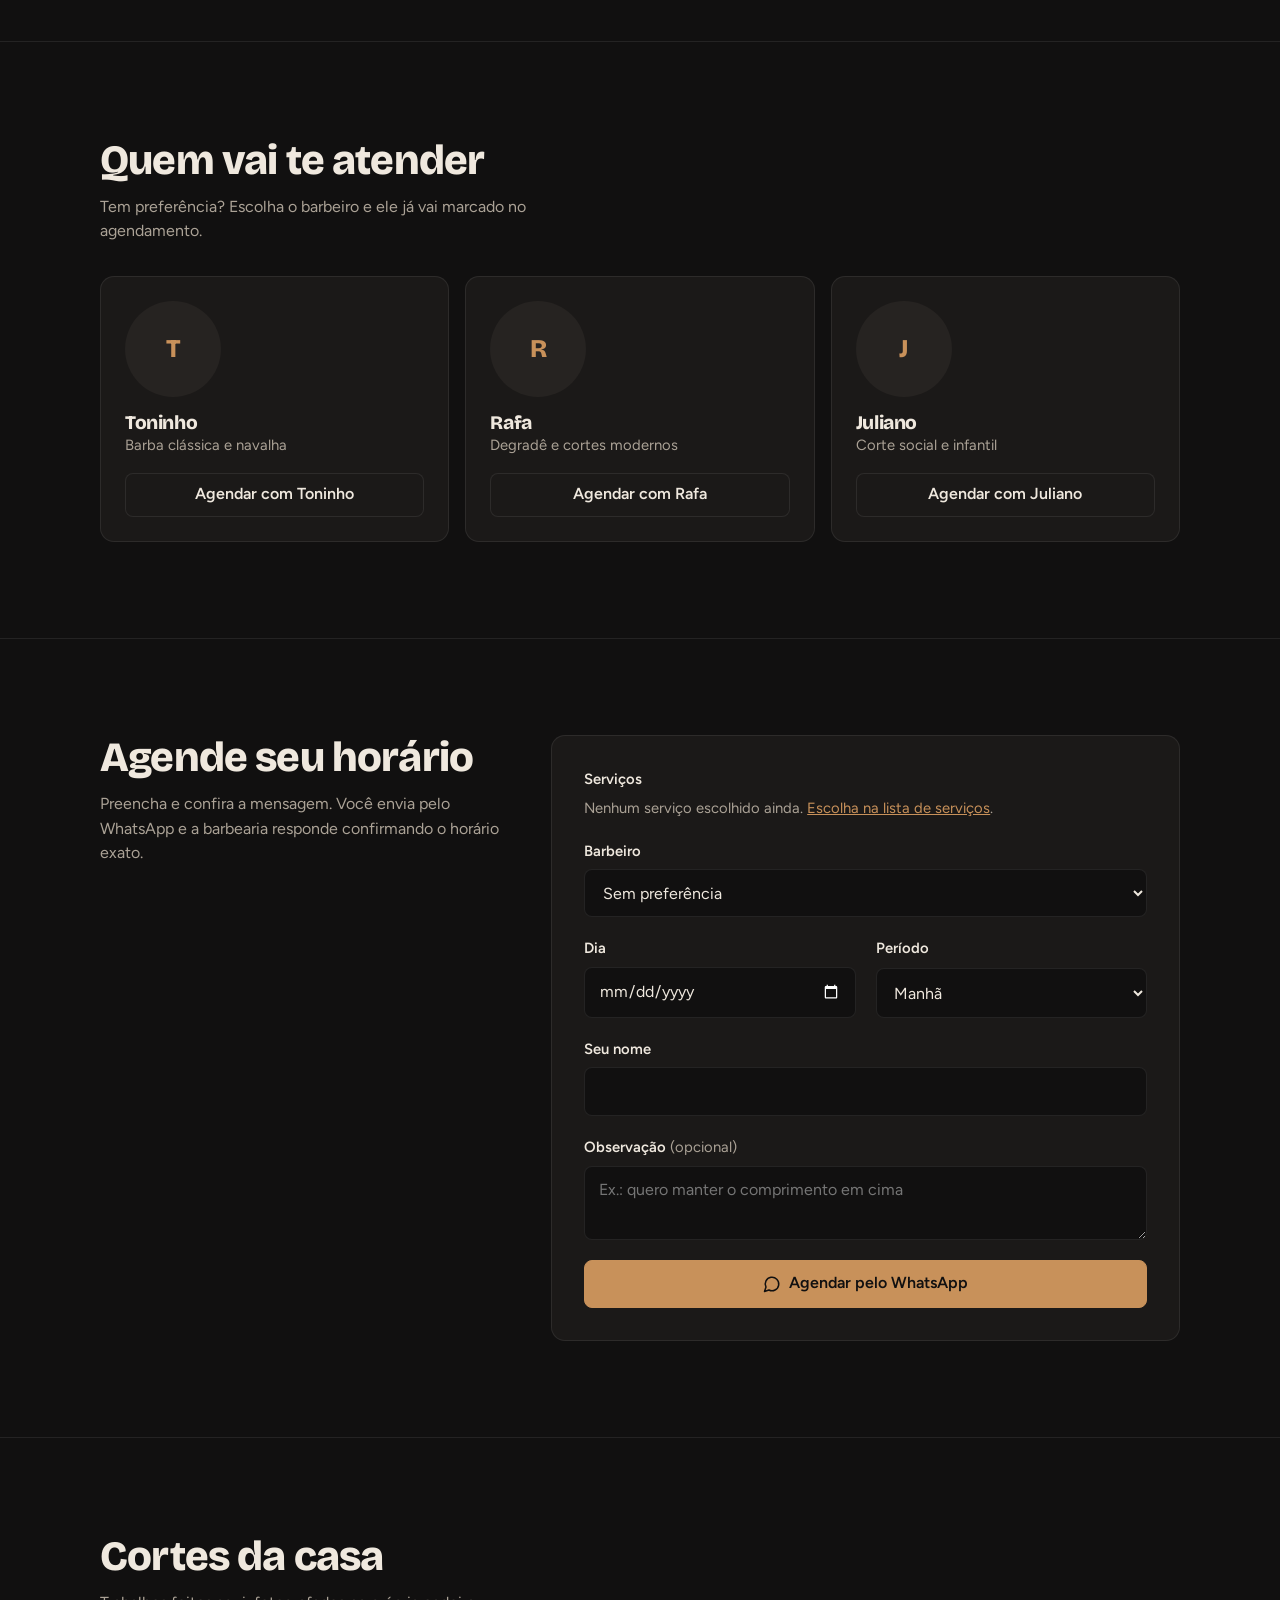
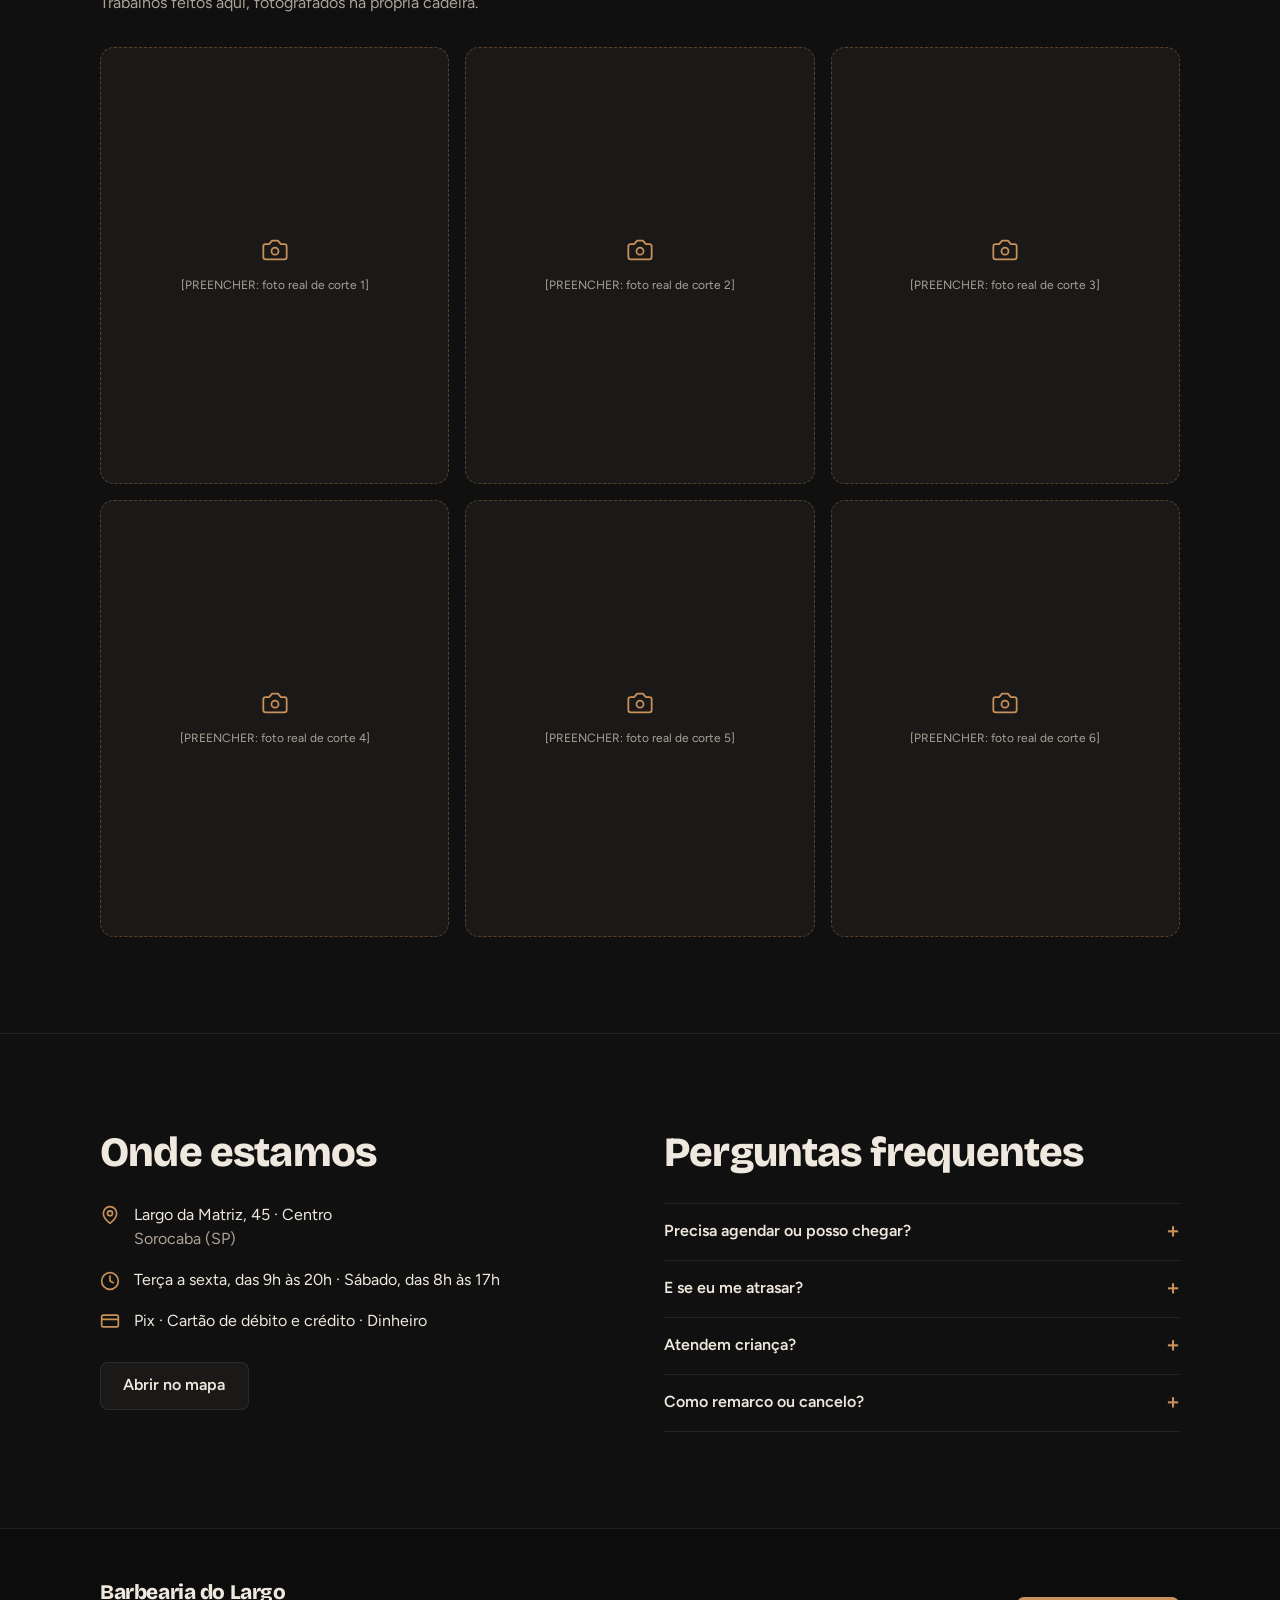
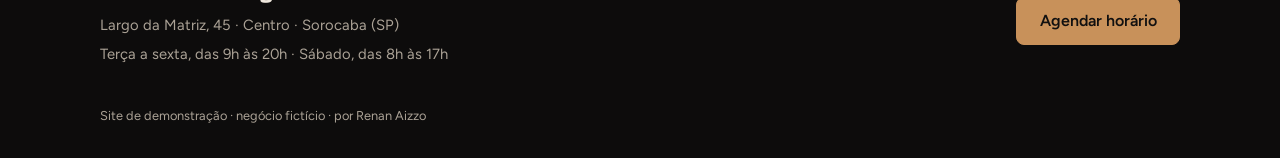
<file: demos/barbearia/index.html>
<!DOCTYPE html>
<html lang="pt-BR">
<head>
  <meta charset="UTF-8">
  <meta name="viewport" content="width=device-width, initial-scale=1">
  <title>Barbearia do Largo · Corte e barba com hora marcada (demonstração)</title>
  <meta name="description" content="Escolha o serviço, o barbeiro e o dia, e agende pelo WhatsApp. Site de demonstração.">
  <!-- Prévia do link (Open Graph). Autor: Renan Aizzo -->
  <meta name="author" content="Renan Aizzo">
  <meta property="og:site_name" content="Renan Aizzo · sites para o comércio local">
  <meta property="og:type" content="website">
  <meta property="og:title" content="Barbearia do Largo · demonstração">
  <meta property="og:description" content="Escolha serviço, barbeiro e dia, e a mensagem de agendamento sai pronta no WhatsApp. Negócio fictício.">
  <!-- Prévia 1200x630 (vitrine/img/previa-barbearia.jpg). Para cliente real: trocar por uma com foto real. -->
  <meta property="og:image" content="https://renanaizzo.github.io/vitrine/img/previa-barbearia.jpg">
  <meta property="og:image:width" content="1200">
  <meta property="og:image:height" content="630">
  <meta name="twitter:card" content="summary_large_image">
  <meta name="theme-color" content="#111010">
  <!-- Ícone da aba: inicial "L" na cor cobre, em SVG (sem arquivo e sem emoji) -->
  <link rel="icon" href="data:image/svg+xml,<svg xmlns='http://www.w3.org/2000/svg' viewBox='0 0 32 32'><rect width='32' height='32' rx='7' fill='%23c8915a'/><text x='16' y='23' font-family='Arial,sans-serif' font-size='20' font-weight='700' text-anchor='middle' fill='%23111010'>L</text></svg>">
  <link rel="apple-touch-icon" href="img/icone-180.png">

  <!-- Fontes: Bricolage Grotesque 800 (títulos, com caráter) + Figtree 400/600 (texto) -->
  <link rel="preconnect" href="https://fonts.googleapis.com">
  <link rel="preconnect" href="https://fonts.gstatic.com" crossorigin>
  <link href="https://fonts.googleapis.com/css2?family=Bricolage+Grotesque:opsz,wght@12..96,800&family=Figtree:wght@400;600&display=swap" rel="stylesheet">

  <link rel="stylesheet" href="css/estilos.css">
</head>
<body>

  <p class="aviso-demo">Site de demonstração: negócio fictício. <a href="../../index.html">← Voltar à vitrine</a></p>

  <!-- ===== HEADER ===== -->
  <header class="topo">
    <div class="container topo__inner">
      <a class="topo__marca" href="#inicio" aria-label="Barbearia do Largo, voltar ao início">
        <span class="topo__logo" aria-hidden="true">L</span>
        <span class="topo__nome">Barbearia do Largo</span>
      </a>
      <nav class="topo__nav" aria-label="Seções">
        <a href="#servicos">Serviços</a>
        <a href="#barbeiros">Barbeiros</a>
        <a href="#local">Onde estamos</a>
      </nav>
      <p class="selo" id="selo" aria-live="polite"><span class="selo__ponto" aria-hidden="true"></span><span id="selo-texto">Confira o horário</span></p>
      <a class="btn btn--primario topo__cta" href="#agendar">
        <!-- Ícone Lucide "calendar" -->
        <svg width="18" height="18" viewBox="0 0 24 24" fill="none" stroke="currentColor" stroke-width="2" stroke-linecap="round" stroke-linejoin="round" aria-hidden="true"><rect x="3" y="4" width="18" height="18" rx="2"/><path d="M16 2v4M8 2v4M3 10h18"/></svg>
        Agendar
      </a>
    </div>
  </header>
  <!-- ===== HERO ===== -->
  <main id="inicio">
  <section class="hero">
    <div class="container hero__grid">
      <div class="hero__texto">
        <p class="selo selo--hero" id="selo-hero"><span class="selo__ponto" aria-hidden="true"></span><span id="selo-hero-texto">Confira o horário</span></p>
        <h1 class="hero__titulo">Corte, barba e navalha quente no Largo da Matriz.</h1>
        <p class="hero__sub">Escolha o serviço, o barbeiro e o dia. A mensagem de agendamento sai pronta no WhatsApp, e a gente confirma o horário.</p>
        <div class="hero__botoes">
          <a class="btn btn--primario" href="#agendar">Agendar horário</a>
          <a class="btn" href="#servicos">Ver serviços e preços</a>
        </div>
        <p class="hero__horario" data-config="horario"></p>
      </div>
      <div class="hero__foto foto-vazia" role="img" aria-label="Foto da barbearia (a preencher)">
        <!-- [PREENCHER: foto real da cadeira ou bancada, WebP ~1200px, ≤200 KB, em img/hero.webp] -->
        <!-- Ícone Lucide "scissors" -->
        <svg width="40" height="40" viewBox="0 0 24 24" fill="none" stroke="currentColor" stroke-width="1.5" stroke-linecap="round" stroke-linejoin="round" aria-hidden="true"><circle cx="6" cy="6" r="3"/><path d="M8.12 8.12 12 12"/><path d="M20 4 8.12 15.88"/><circle cx="6" cy="18" r="3"/><path d="M14.8 14.8 20 20"/></svg>
        <span>[PREENCHER: foto real da barbearia]</span>
      </div>
    </div>
  </section>
  <!-- ===== SERVIÇOS ===== -->
  <section id="servicos" class="secao">
    <div class="container">
      <h2 class="secao__titulo">Serviços e preços</h2>
      <p class="secao__sub">Toque em "Escolher" para levar o serviço direto ao agendamento. Pode escolher mais de um.</p>
      <ul class="servicos" id="lista-servicos"></ul>
    </div>
  </section>
  <!-- ===== BARBEIROS ===== -->
  <section id="barbeiros" class="secao">
    <div class="container">
      <h2 class="secao__titulo">Quem vai te atender</h2>
      <p class="secao__sub">Tem preferência? Escolha o barbeiro e ele já vai marcado no agendamento.</p>
      <ul class="barbeiros" id="lista-barbeiros"></ul>
    </div>
  </section>
  <!-- ===== AGENDAMENTO ===== -->
  <section id="agendar" class="secao agendar">
    <div class="container agendar__grid">
      <div>
        <h2 class="secao__titulo">Agende seu horário</h2>
        <p class="secao__sub">Preencha e confira a mensagem. Você envia pelo WhatsApp e a barbearia responde confirmando o horário exato.</p>
      </div>

      <form id="form-agendar" class="form" novalidate>
        <fieldset class="form__grupo">
          <legend class="form__rotulo">Serviços</legend>
          <ul id="resumo-servicos" class="resumo"></ul>
          <p id="resumo-vazio" class="form__vazio">Nenhum serviço escolhido ainda. <a href="#servicos">Escolha na lista de serviços</a>.</p>
          <p id="resumo-total" class="resumo__total" hidden></p>
        </fieldset>

        <label class="form__grupo">
          <span class="form__rotulo">Barbeiro</span>
          <select id="campo-barbeiro" class="campo"><option value="">Sem preferência</option></select>
        </label>

        <div class="form__linha">
          <label class="form__grupo">
            <span class="form__rotulo">Dia</span>
            <input id="campo-dia" class="campo" type="date" required>
          </label>
          <label class="form__grupo">
            <span class="form__rotulo">Período</span>
            <select id="campo-periodo" class="campo">
              <option value="manha">Manhã</option>
              <option value="tarde">Tarde</option>
              <option value="noite">Noite (a partir das 18h)</option>
            </select>
          </label>
        </div>

        <label class="form__grupo">
          <span class="form__rotulo">Seu nome</span>
          <input id="campo-nome" class="campo" type="text" autocomplete="given-name" required>
        </label>

        <label class="form__grupo">
          <span class="form__rotulo">Observação <span class="form__opcional">(opcional)</span></span>
          <textarea id="campo-obs" class="campo" rows="2" placeholder="Ex.: quero manter o comprimento em cima"></textarea>
        </label>

        <p id="form-erro" class="form__erro" role="alert" hidden></p>

        <button type="submit" class="btn btn--primario form__enviar">
          <!-- Ícone Lucide "message-circle" -->
          <svg width="18" height="18" viewBox="0 0 24 24" fill="none" stroke="currentColor" stroke-width="2" stroke-linecap="round" stroke-linejoin="round" aria-hidden="true"><path d="M7.9 20A9 9 0 1 0 4 16.1L2 22Z"/></svg>
          Agendar pelo WhatsApp
        </button>
      </form>
    </div>
  </section>

  <!-- Janela de revisão da mensagem -->
  <dialog id="revisao" class="revisao" aria-labelledby="revisao-titulo">
    <h2 id="revisao-titulo">Confira a mensagem</h2>
    <p class="revisao__dica">É isso que vai para o WhatsApp. Você ainda pode editar lá antes de enviar.</p>
    <pre id="previa-mensagem" class="revisao__mensagem"></pre>
    <p id="nota-demo" class="revisao__nota" hidden>Modo demonstração: o WhatsApp não será aberto.</p>
    <div class="revisao__botoes">
      <button type="button" id="botao-voltar" class="btn">Voltar e editar</button>
      <a id="link-whatsapp" class="btn btn--primario" href="#" target="_blank" rel="noopener">Abrir o WhatsApp</a>
    </div>
  </dialog>
  <!-- ===== GALERIA ===== -->
  <section id="galeria" class="secao" data-secao="galeria">
    <div class="container">
      <h2 class="secao__titulo">Cortes da casa</h2>
      <p class="secao__sub">Trabalhos feitos aqui, fotografados na própria cadeira.</p>
      <!-- Fotos: WebP, ~600px, ≤200 KB, mesma luz e ângulo. Use <img loading="lazy" width height alt> no lugar de cada <li>. -->
      <ul class="galeria">
        <li class="foto-vazia galeria__item"><svg width="28" height="28" viewBox="0 0 24 24" fill="none" stroke="currentColor" stroke-width="1.5" stroke-linecap="round" stroke-linejoin="round" aria-hidden="true"><path d="M14.5 4h-5L7 7H4a2 2 0 0 0-2 2v9a2 2 0 0 0 2 2h16a2 2 0 0 0 2-2V9a2 2 0 0 0-2-2h-3l-2.5-3z"/><circle cx="12" cy="13" r="3"/></svg><span>[PREENCHER: foto real de corte 1]</span></li>
        <li class="foto-vazia galeria__item"><svg width="28" height="28" viewBox="0 0 24 24" fill="none" stroke="currentColor" stroke-width="1.5" stroke-linecap="round" stroke-linejoin="round" aria-hidden="true"><path d="M14.5 4h-5L7 7H4a2 2 0 0 0-2 2v9a2 2 0 0 0 2 2h16a2 2 0 0 0 2-2V9a2 2 0 0 0-2-2h-3l-2.5-3z"/><circle cx="12" cy="13" r="3"/></svg><span>[PREENCHER: foto real de corte 2]</span></li>
        <li class="foto-vazia galeria__item"><svg width="28" height="28" viewBox="0 0 24 24" fill="none" stroke="currentColor" stroke-width="1.5" stroke-linecap="round" stroke-linejoin="round" aria-hidden="true"><path d="M14.5 4h-5L7 7H4a2 2 0 0 0-2 2v9a2 2 0 0 0 2 2h16a2 2 0 0 0 2-2V9a2 2 0 0 0-2-2h-3l-2.5-3z"/><circle cx="12" cy="13" r="3"/></svg><span>[PREENCHER: foto real de corte 3]</span></li>
        <li class="foto-vazia galeria__item"><svg width="28" height="28" viewBox="0 0 24 24" fill="none" stroke="currentColor" stroke-width="1.5" stroke-linecap="round" stroke-linejoin="round" aria-hidden="true"><path d="M14.5 4h-5L7 7H4a2 2 0 0 0-2 2v9a2 2 0 0 0 2 2h16a2 2 0 0 0 2-2V9a2 2 0 0 0-2-2h-3l-2.5-3z"/><circle cx="12" cy="13" r="3"/></svg><span>[PREENCHER: foto real de corte 4]</span></li>
        <li class="foto-vazia galeria__item"><svg width="28" height="28" viewBox="0 0 24 24" fill="none" stroke="currentColor" stroke-width="1.5" stroke-linecap="round" stroke-linejoin="round" aria-hidden="true"><path d="M14.5 4h-5L7 7H4a2 2 0 0 0-2 2v9a2 2 0 0 0 2 2h16a2 2 0 0 0 2-2V9a2 2 0 0 0-2-2h-3l-2.5-3z"/><circle cx="12" cy="13" r="3"/></svg><span>[PREENCHER: foto real de corte 5]</span></li>
        <li class="foto-vazia galeria__item"><svg width="28" height="28" viewBox="0 0 24 24" fill="none" stroke="currentColor" stroke-width="1.5" stroke-linecap="round" stroke-linejoin="round" aria-hidden="true"><path d="M14.5 4h-5L7 7H4a2 2 0 0 0-2 2v9a2 2 0 0 0 2 2h16a2 2 0 0 0 2-2V9a2 2 0 0 0-2-2h-3l-2.5-3z"/><circle cx="12" cy="13" r="3"/></svg><span>[PREENCHER: foto real de corte 6]</span></li>
      </ul>
    </div>
  </section>
  <!-- ===== LOCAL E PERGUNTAS ===== -->
  <section id="local" class="secao">
    <div class="container local__grid">
      <div>
        <h2 class="secao__titulo">Onde estamos</h2>
        <ul class="infos">
          <li><svg width="20" height="20" viewBox="0 0 24 24" fill="none" stroke="currentColor" stroke-width="2" stroke-linecap="round" stroke-linejoin="round" aria-hidden="true"><path d="M20 10c0 6-8 12-8 12s-8-6-8-12a8 8 0 0 1 16 0Z"/><circle cx="12" cy="10" r="3"/></svg><span><span data-config="endereco"></span><br><span class="infos__suave" data-config="cidade"></span></span></li>
          <li><svg width="20" height="20" viewBox="0 0 24 24" fill="none" stroke="currentColor" stroke-width="2" stroke-linecap="round" stroke-linejoin="round" aria-hidden="true"><circle cx="12" cy="12" r="10"/><path d="M12 6v6l4 2"/></svg><span data-config="horario"></span></li>
          <li><svg width="20" height="20" viewBox="0 0 24 24" fill="none" stroke="currentColor" stroke-width="2" stroke-linecap="round" stroke-linejoin="round" aria-hidden="true"><rect x="2" y="5" width="20" height="14" rx="2"/><path d="M2 10h20"/></svg><span id="pagamentos"></span></li>
        </ul>
        <a class="btn" id="link-mapa" href="#" target="_blank" rel="noopener">Abrir no mapa</a>
      </div>

      <div data-secao="perguntas">
        <h2 class="secao__titulo">Perguntas frequentes</h2>
        <div class="perguntas">
          <details>
            <summary>Precisa agendar ou posso chegar?</summary>
            <p>Pode chegar, mas quem agenda tem prioridade. Sem horário marcado, o atendimento depende da fila do momento.</p>
          </details>
          <details>
            <summary>E se eu me atrasar?</summary>
            <p>Avise pelo WhatsApp. Com mais de 15 minutos de atraso, o horário pode passar para o próximo cliente.</p>
          </details>
          <details>
            <summary>Atendem criança?</summary>
            <p>Sim, até 12 anos no corte infantil, com cadeira de assento elevado.</p>
          </details>
          <details>
            <summary>Como remarco ou cancelo?</summary>
            <p>Responda a mesma conversa do agendamento no WhatsApp, de preferência com algumas horas de antecedência.</p>
          </details>
        </div>
      </div>
    </div>
  </section>
  </main>

  <!-- ===== RODAPÉ ===== -->
  <footer class="rodape">
    <div class="container rodape__grid">
      <div>
        <p class="rodape__nome">Barbearia do Largo</p>
        <p class="rodape__info"><span data-config="endereco"></span> · <span data-config="cidade"></span></p>
        <p class="rodape__info" data-config="horario"></p>
      </div>
      <a class="btn btn--primario" href="#agendar">Agendar horário</a>
    </div>
    <p class="container rodape__credito">Site de demonstração · negócio fictício · por Renan Aizzo</p>
  </footer>

  <!-- ORDEM IMPORTA: config → config.local (só no seu PC) → lógica -->
  <script src="js/config.js"></script>
  <script>
    // config.local.js (seu número de teste) só carrega no seu computador (file:// ou localhost).
    if (location.protocol === "file:" || ["localhost", "127.0.0.1"].includes(location.hostname)) {
      document.write('<script src="js/config.local.js"><\/script>');
    }
  </script>
  <script src="js/servicos.js"></script>
  <script src="js/app.js"></script>
</body>
</html>
</file>
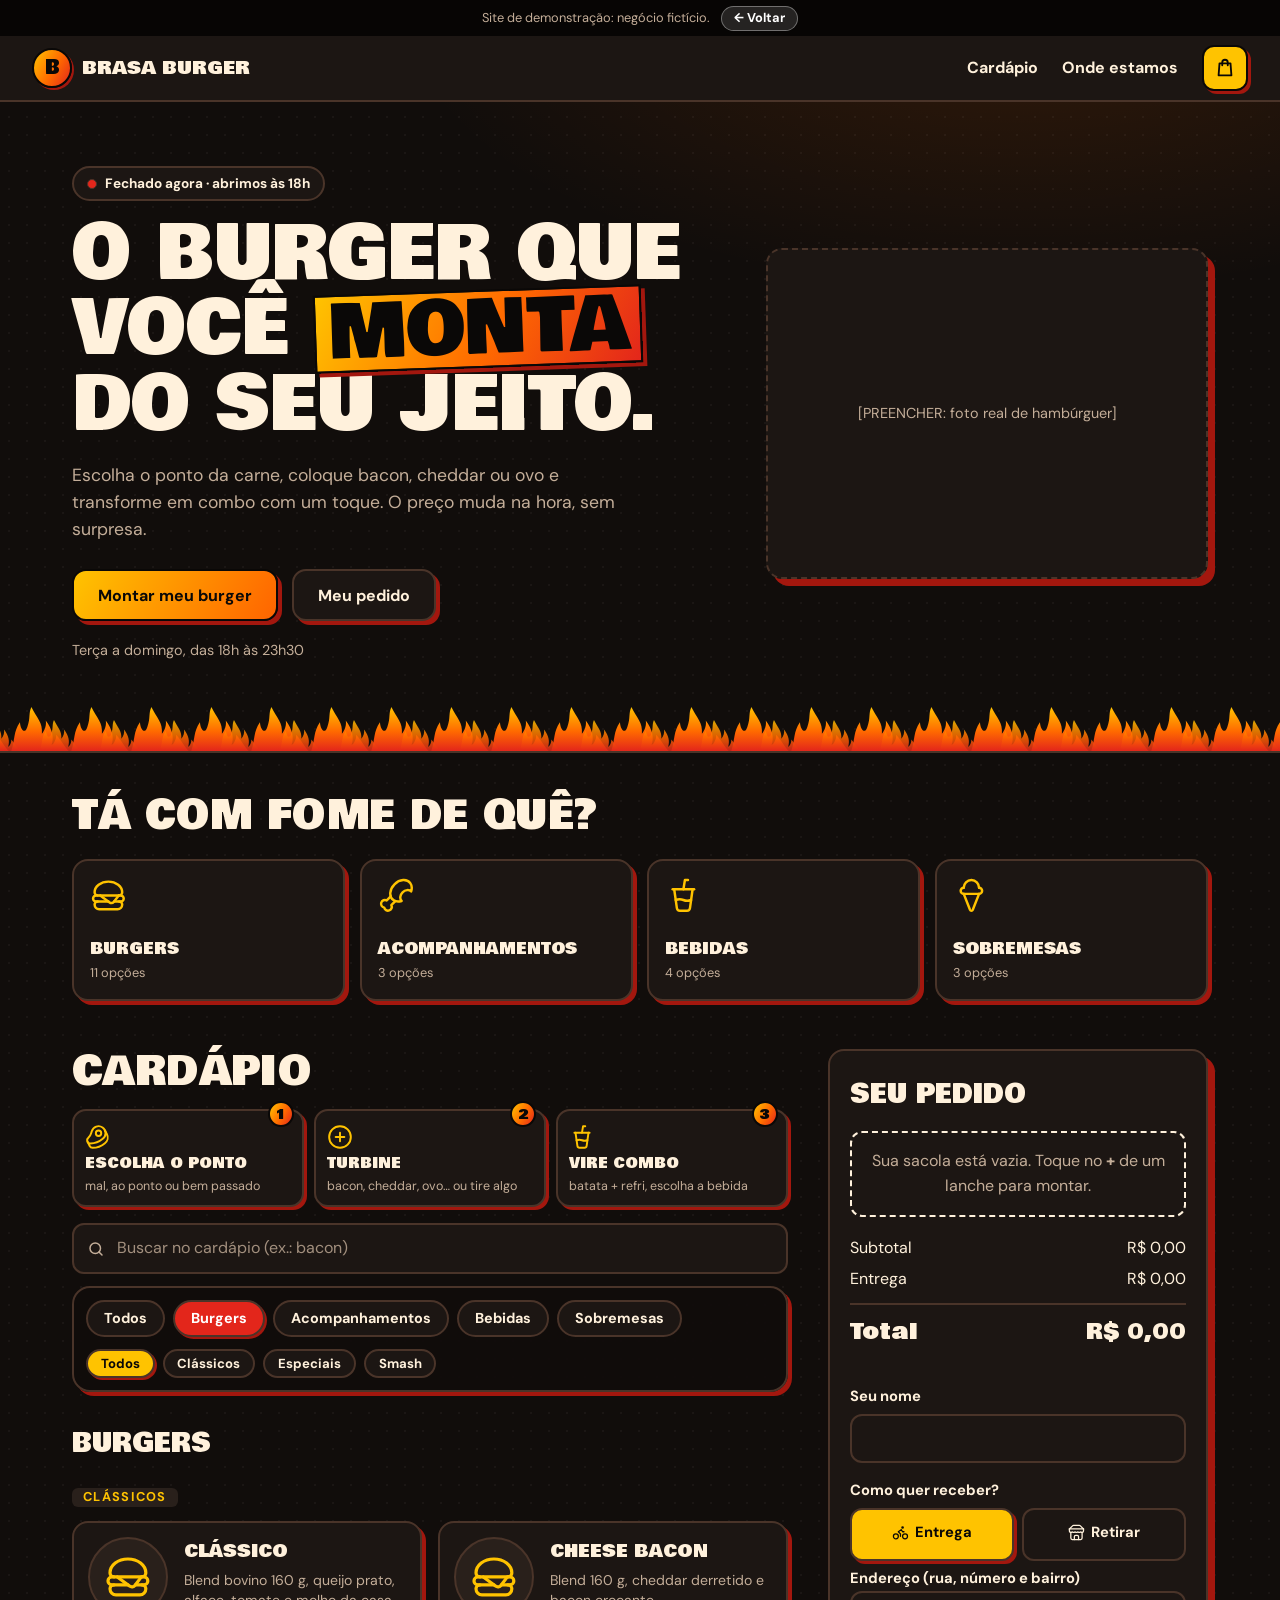
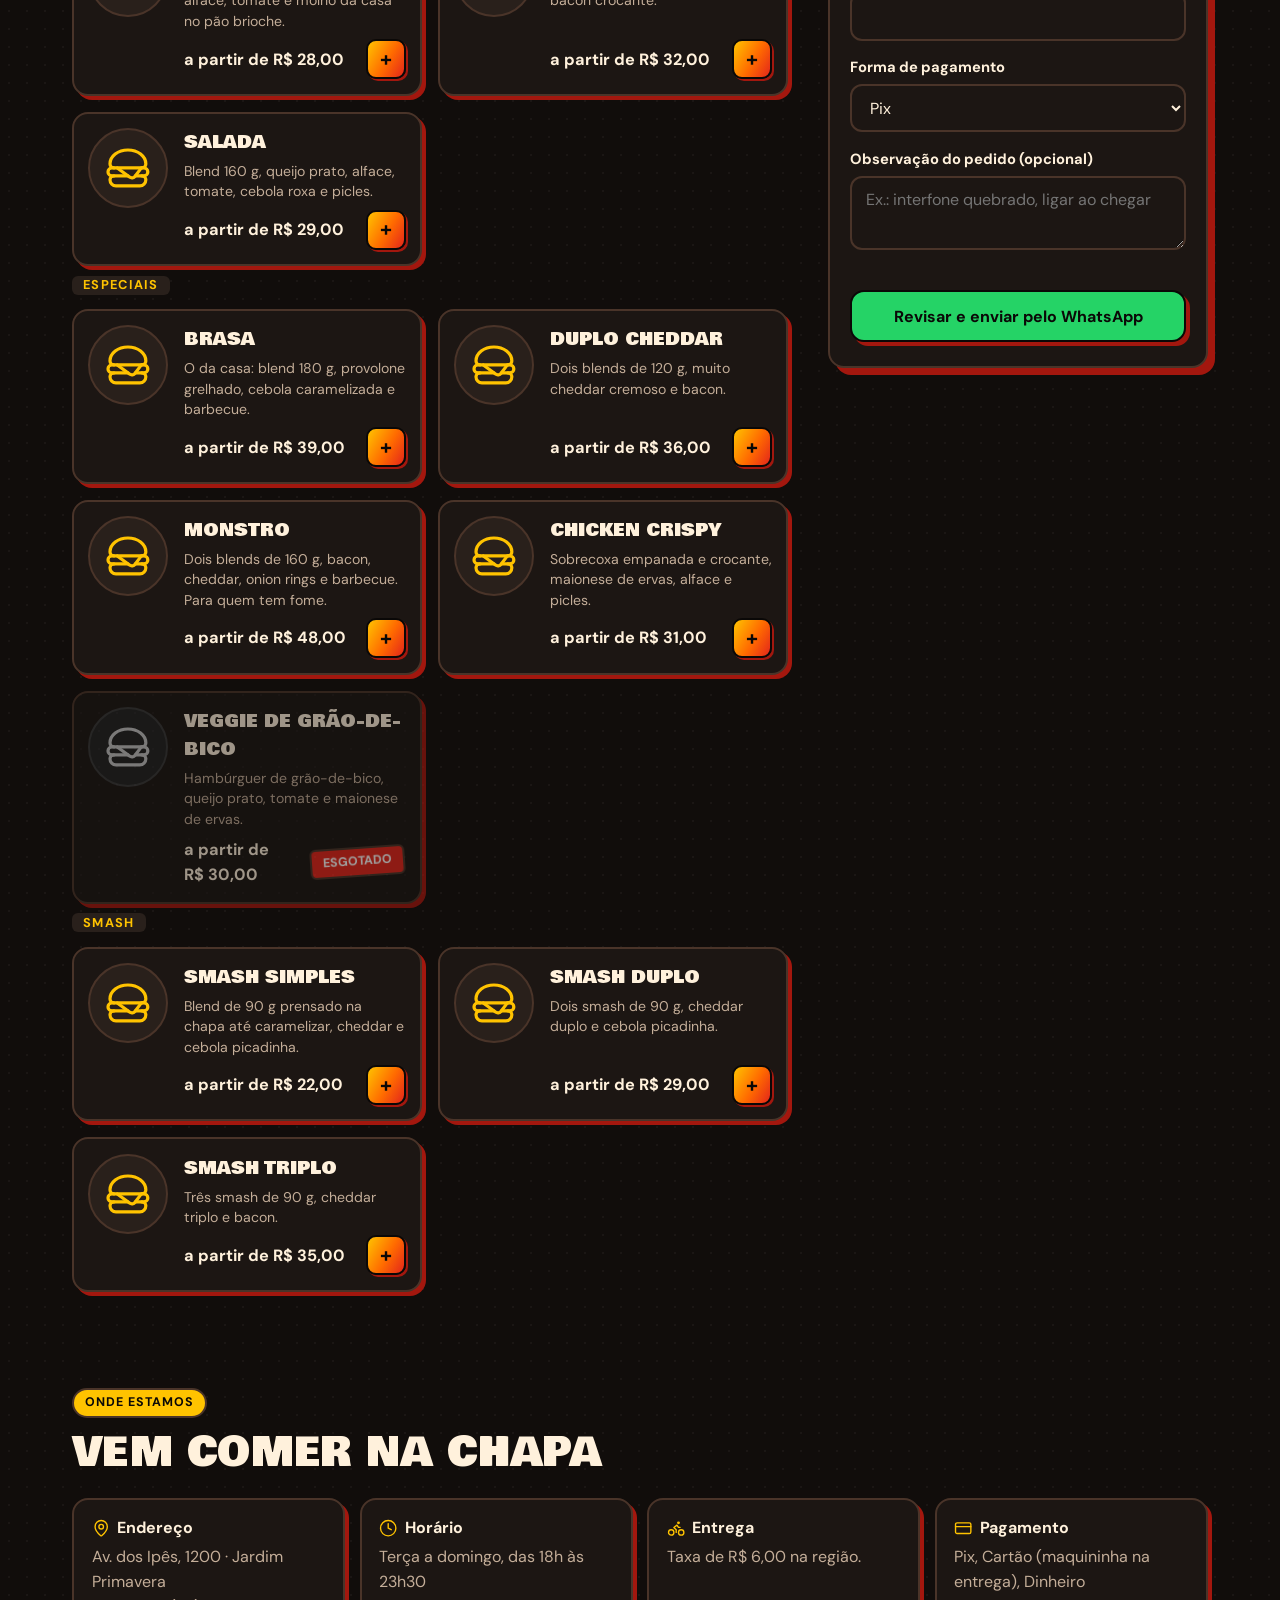
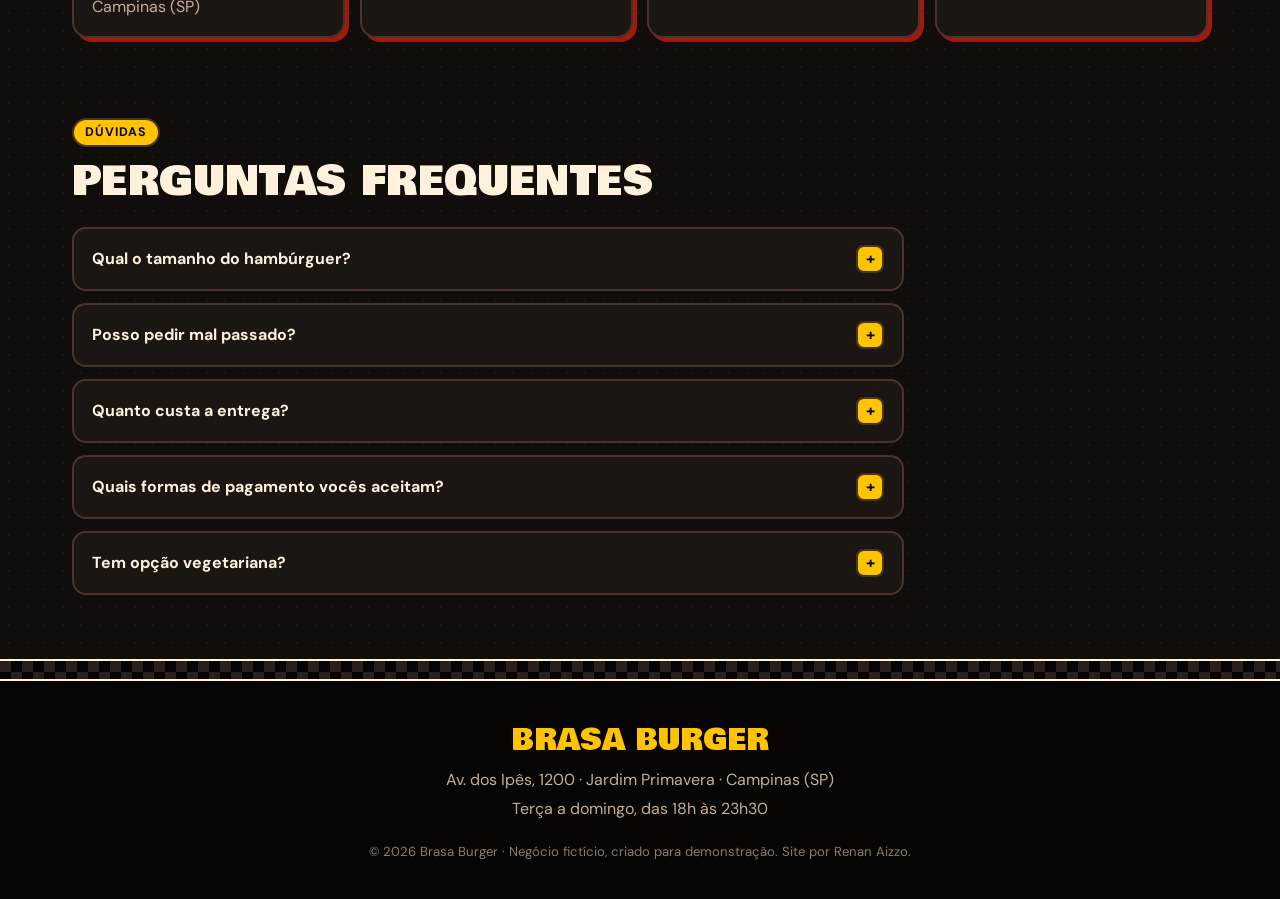
<file: demos/hamburgueria/index.html>
<!DOCTYPE html>
<html lang="pt-BR">
<head>
  <meta charset="UTF-8">
  <meta name="viewport" content="width=device-width, initial-scale=1">
  <title>Brasa Burger · Hambúrguer artesanal (demonstração)</title>
  <meta name="description" content="Monte seu hambúrguer do seu jeito e peça pelo WhatsApp. Site de demonstração.">
  <!-- Prévia do link (Open Graph) e ícone da aba -->
  <meta name="author" content="Renan Aizzo">
  <meta property="og:site_name" content="Renan Aizzo · sites para o comércio local">
  <meta property="og:type" content="website">
  <meta property="og:title" content="Brasa Burger · demonstração">
  <meta property="og:description" content="Monte seu burger: ponto da carne, adicionais e vira combo, com o preço mudando na hora. Negócio fictício.">
  <meta property="og:image" content="https://renanaizzo.github.io/vitrine/img/previa-hamburgueria.jpg">
  <meta property="og:image:width" content="1200">
  <meta property="og:image:height" content="630">
  <meta name="twitter:card" content="summary_large_image">
  <link rel="icon" href="data:image/svg+xml,<svg xmlns='http://www.w3.org/2000/svg' viewBox='0 0 32 32'><rect width='32' height='32' rx='7' fill='%23ff6a00'/><text x='16' y='23' font-family='Arial,sans-serif' font-size='20' font-weight='700' text-anchor='middle' fill='%23110d0b'>B</text></svg>">
  <meta name="theme-color" content="#110d0b">

  <!-- Fontes: Bowlby One (títulos, letreiro de diner) e DM Sans 400/700 (texto). Só os pesos usados: menos para baixar -->
  <link rel="preconnect" href="https://fonts.googleapis.com">
  <link rel="preconnect" href="https://fonts.gstatic.com" crossorigin>
  <link href="https://fonts.googleapis.com/css2?family=Bowlby+One&family=DM+Sans:opsz,wght@9..40,400;9..40,700&display=swap" rel="stylesheet">

  <link rel="stylesheet" href="css/estilos.css">
</head>
<body>

  <p class="aviso-demo">Site de demonstração: negócio fictício. <a class="aviso-demo__voltar" href="../../index.html">← Voltar</a></p>

  <!-- TOPO FIXO -->
  <header class="topo">
    <a class="topo__marca" href="#inicio" aria-label="Brasa Burger, voltar ao início">
      <span class="topo__logo" aria-hidden="true">B</span>
      <span class="topo__nome">Brasa Burger</span>
    </a>
    <nav class="topo__links" aria-label="Atalhos">
      <a href="#cardapio">Cardápio</a>
      <a href="#visite">Onde estamos</a>
    </nav>
    <a class="sacola" id="sacola" href="#comanda" aria-label="Ver seu pedido">
      <svg viewBox="0 0 24 24" width="22" height="22" aria-hidden="true"><path d="M6 7h12l1 13H5L6 7Z" fill="none" stroke="currentColor" stroke-width="2" stroke-linejoin="round"/><path d="M9 9V6a3 3 0 0 1 6 0v3" fill="none" stroke="currentColor" stroke-width="2" stroke-linecap="round"/></svg>
      <span class="sacola__qtd" id="sacola-qtd" hidden>0</span>
    </a>
  </header>

  <!-- HERO -->
  <section id="inicio" class="hero">
    <div class="hero__texto">
      <p class="selo" id="selo-aberto"><span class="selo__ponto"></span><span id="selo-texto">Confira o horário</span></p>
      <h1 class="hero__titulo">O burger que você <mark>monta</mark> do seu jeito.</h1>
      <p class="hero__frase">Escolha o ponto da carne, coloque bacon, cheddar ou ovo e transforme em combo com um toque. O preço muda na hora, sem surpresa.</p>
      <div class="hero__botoes">
        <a class="botao botao--vermelho" href="#cardapio">Montar meu burger</a>
        <a class="botao botao--branco" href="#comanda">Meu pedido</a>
      </div>
      <p class="hero__horario" id="horario" data-config="horario"></p>
    </div>

    <!-- [PREENCHER: foto real de hambúrguer]
         Troque este bloco por: <img class="hero__foto" src="img/burger.webp" alt="..." width="800" height="600">
         (sem loading="lazy": a foto do topo deve carregar logo) -->
    <div class="hero__foto hero__foto--vazia">[PREENCHER: foto real de hambúrguer]</div>
  </section>

  <!-- Faixa de labaredas (desenhada só com CSS) -->
  <div class="faixa-fogo" aria-hidden="true"></div>

  <!-- ATALHOS POR GRUPO -->
  <section class="grupos" aria-labelledby="titulo-grupos">
    <h2 id="titulo-grupos" class="titulo-secao">Tá com fome de quê?</h2>
    <div id="grade-grupos" class="grupos__grade"><!-- app.js preenche --></div>
  </section>

  <main class="conteudo">
    <section id="cardapio" class="cardapio" aria-labelledby="titulo-cardapio">
      <h2 id="titulo-cardapio" class="titulo-secao">Cardápio</h2>

      <!-- MONTE EM 3 TOQUES: fica antes dos lanches, para o cliente já saber que é rápido -->
      <ol class="toques" aria-label="Como montar seu lanche em 3 toques">
        <li class="toque"><svg class="icone toque__icone" viewBox="0 0 24 24" aria-hidden="true"><path d="M16.4 13.7A6.5 6.5 0 1 0 6.28 6.6c-1.1 3.13-.78 3.9-3.18 6.08A3 3 0 0 0 5 18c4 0 8.4-1.8 11.4-4.3"/><path d="m18.5 6 1.754 3.5a6.48 6.48 0 0 1-1.854 8.2C15.4 20.2 11 22 7 22a3 3 0 0 1-2.68-1.66L2.4 16.5"/><circle cx="12.5" cy="8.5" r="2.5"/></svg><strong>Escolha o ponto</strong><span>mal, ao ponto ou bem passado</span></li>
        <li class="toque"><svg class="icone toque__icone" viewBox="0 0 24 24" aria-hidden="true"><circle cx="12" cy="12" r="10"/><path d="M8 12h8"/><path d="M12 8v8"/></svg><strong>Turbine</strong><span>bacon, cheddar, ovo… ou tire algo</span></li>
        <li class="toque"><svg class="icone toque__icone" viewBox="0 0 24 24" aria-hidden="true"><path d="m6 8 1.75 12.28a2 2 0 0 0 2 1.72h4.54a2 2 0 0 0 2-1.72L18 8"/><path d="M5 8h14"/><path d="M7 15a6.47 6.47 0 0 1 5 0 6.47 6.47 0 0 0 5 0"/><path d="m12 8 1-6h2"/></svg><strong>Vire combo</strong><span>batata + refri, escolha a bebida</span></li>
      </ol>

      <!-- BUSCA: filtra o cardápio enquanto a pessoa digita (ignora acentos e maiúsculas) -->
      <div class="busca">
        <svg class="busca__icone" viewBox="0 0 24 24" width="18" height="18" aria-hidden="true"><circle cx="11" cy="11" r="7" fill="none" stroke="currentColor" stroke-width="2"/><path d="m20 20-4-4" stroke="currentColor" stroke-width="2" stroke-linecap="round"/></svg>
        <input id="busca" class="busca__campo" type="search" placeholder="Buscar no cardápio (ex.: bacon)" aria-label="Buscar no cardápio" autocomplete="off">
      </div>
      <nav id="barra-categorias" class="categorias" aria-label="Categorias do cardápio">
        <div id="linha-grupos" class="categorias__linha"></div>
        <div id="linha-subcategorias" class="categorias__linha categorias__linha--sub" hidden></div>
      </nav>
      <div id="lista-cardapio"><!-- app.js preenche aqui --></div>
      <p id="busca-vazia" class="busca__vazia" hidden>Nenhum item encontrado. Tente outra palavra.</p>
    </section>

    <!-- COMANDA -->
    <section id="comanda" class="comanda" aria-labelledby="titulo-comanda">
      <h2 id="titulo-comanda" class="comanda__titulo">Seu pedido</h2>

      <ul id="itens-comanda" class="comanda__itens"><!-- app.js preenche --></ul>
      <p id="comanda-vazia" class="comanda__vazia">Sua sacola está vazia. Toque no <b>+</b> de um lanche para montar.</p>

      <dl class="comanda__totais">
        <div><dt>Subtotal</dt><dd id="subtotal">R$ 0,00</dd></div>
        <div id="linha-entrega"><dt>Entrega</dt><dd id="valor-entrega">R$ 0,00</dd></div>
        <div class="comanda__total"><dt>Total</dt><dd id="total">R$ 0,00</dd></div>
      </dl>

      <form id="form-pedido" class="formulario" novalidate>
        <label for="nome">Seu nome</label>
        <input id="nome" name="nome" type="text" autocomplete="name" required>

        <fieldset>
          <legend>Como quer receber?</legend>
          <div class="alternar">
            <label class="opcao-receber"><input type="radio" name="recebimento" value="entrega" checked> <span><svg class="icone" viewBox="0 0 24 24" aria-hidden="true"><circle cx="18.5" cy="17.5" r="3.5"/><circle cx="5.5" cy="17.5" r="3.5"/><circle cx="15" cy="5" r="1"/><path d="M12 17.5V14l-3-3 4-3 2 3h2"/></svg> Entrega</span></label>
            <label class="opcao-receber"><input type="radio" name="recebimento" value="retirada"> <span><svg class="icone" viewBox="0 0 24 24" aria-hidden="true"><path d="m2 7 4.41-4.41A2 2 0 0 1 7.83 2h8.34a2 2 0 0 1 1.42.59L22 7"/><path d="M4 12v8a2 2 0 0 0 2 2h12a2 2 0 0 0 2-2v-8"/><path d="M15 22v-4a2 2 0 0 0-2-2h-2a2 2 0 0 0-2 2v4"/><path d="M2 7h20"/><path d="M22 7v3a2 2 0 0 1-2 2 2.7 2.7 0 0 1-1.59-.63.7.7 0 0 0-.82 0A2.7 2.7 0 0 1 16 12a2.7 2.7 0 0 1-1.59-.63.7.7 0 0 0-.82 0A2.7 2.7 0 0 1 12 12a2.7 2.7 0 0 1-1.59-.63.7.7 0 0 0-.82 0A2.7 2.7 0 0 1 8 12a2.7 2.7 0 0 1-1.59-.63.7.7 0 0 0-.82 0A2.7 2.7 0 0 1 4 12a2 2 0 0 1-2-2V7"/></svg> Retirar</span></label>
          </div>
        </fieldset>

        <div id="bloco-endereco">
          <label for="endereco">Endereço (rua, número e bairro)</label>
          <input id="endereco" name="endereco" type="text" autocomplete="street-address">
        </div>

        <label for="pagamento">Forma de pagamento</label>
        <select id="pagamento" name="pagamento"><!-- app.js preenche --></select>

        <div id="bloco-troco" hidden>
          <label for="troco">Troco para quanto? (deixe vazio se não precisar)</label>
          <input id="troco" name="troco" type="text" inputmode="decimal" placeholder="Ex.: 100">
        </div>

        <label for="observacao">Observação do pedido (opcional)</label>
        <textarea id="observacao" name="observacao" rows="2" placeholder="Ex.: interfone quebrado, ligar ao chegar"></textarea>

        <p id="erro-form" class="formulario__erro" role="alert"></p>

        <button type="submit" class="botao botao--whats botao--largo">Revisar e enviar pelo WhatsApp</button>
      </form>
    </section>
  </main>

  <!-- ONDE ESTAMOS -->
  <section id="visite" class="secao" aria-labelledby="titulo-visite">
    <p class="sobretitulo">Onde estamos</p>
    <h2 id="titulo-visite" class="titulo-secao">Vem comer na chapa</h2>
    <dl class="infos">
      <div class="info"><dt><svg class="icone" viewBox="0 0 24 24" aria-hidden="true"><path d="M20 10c0 5-5.54 10.19-7.4 11.8a1 1 0 0 1-1.2 0C9.54 20.19 4 15 4 10a8 8 0 0 1 16 0"/><circle cx="12" cy="10" r="3"/></svg> Endereço</dt><dd><span data-config="endereco"></span><br><span data-config="cidade"></span></dd></div>
      <div class="info"><dt><svg class="icone" viewBox="0 0 24 24" aria-hidden="true"><circle cx="12" cy="12" r="10"/><path d="M12 6v6l4 2"/></svg> Horário</dt><dd data-config="horario"></dd></div>
      <div class="info"><dt><svg class="icone" viewBox="0 0 24 24" aria-hidden="true"><circle cx="18.5" cy="17.5" r="3.5"/><circle cx="5.5" cy="17.5" r="3.5"/><circle cx="15" cy="5" r="1"/><path d="M12 17.5V14l-3-3 4-3 2 3h2"/></svg> Entrega</dt><dd>Taxa de <span data-config="taxaEntrega"></span> na região.</dd></div>
      <div class="info"><dt><svg class="icone" viewBox="0 0 24 24" aria-hidden="true"><rect width="20" height="14" x="2" y="5" rx="2"/><path d="M2 10h20"/></svg> Pagamento</dt><dd data-config="formasPagamento"></dd></div>
    </dl>
  </section>

  <!-- PERGUNTAS FREQUENTES -->
  <section id="perguntas" class="secao" data-secao="perguntas" aria-labelledby="titulo-perguntas">
    <p class="sobretitulo">Dúvidas</p>
    <h2 id="titulo-perguntas" class="titulo-secao">Perguntas frequentes</h2>
    <div class="perguntas">
      <details>
        <summary>Qual o tamanho do hambúrguer?</summary>
        <p>Os clássicos usam blend de 160 g; o Brasa, 180 g. Os smash têm 90 g cada, prensados bem finos.</p>
      </details>
      <details>
        <summary>Posso pedir mal passado?</summary>
        <p>Pode, nos burgers de blend alto. Os smash e o frango são sempre servidos bem passados.</p>
      </details>
      <details>
        <summary>Quanto custa a entrega?</summary>
        <p><span data-config="taxaEntrega"></span> para a região. Para bairros mais distantes, combinamos pelo WhatsApp.</p>
      </details>
      <details>
        <summary>Quais formas de pagamento vocês aceitam?</summary>
        <p><span data-config="formasPagamento"></span>.</p>
      </details>
      <details>
        <summary>Tem opção vegetariana?</summary>
        <p>Tem: o Veggie de grão-de-bico. Quando esgota, aparece marcado no cardápio.</p>
      </details>
    </div>
  </section>

  <footer class="rodape">
    <div class="xadrez" aria-hidden="true"></div>
    <div class="rodape__conteudo">
      <p class="rodape__marca">Brasa Burger</p>
      <p><span data-config="endereco"></span> · <span data-config="cidade"></span></p>
      <p data-config="horario"></p>
      <p class="rodape__base">© <span data-config="ano"></span> Brasa Burger · Negócio fictício, criado para demonstração. Site por Renan Aizzo.</p>
    </div>
  </footer>

  <!-- BARRA FIXA no celular -->
  <a id="barra-pedido" class="barra-pedido" href="#comanda" hidden>
    <span id="barra-qtd">0 itens</span>
    <strong id="barra-total">R$ 0,00</strong>
    <span class="barra-pedido__ver">Ver pedido →</span>
  </a>

  <!-- JANELA "MONTE SEU PEDIDO": as opções são desenhadas pelo app.js -->
  <dialog id="montar" class="montar" aria-labelledby="montar-nome">
    <header class="montar__topo">
      <span class="montar__icone" id="montar-icone" aria-hidden="true"></span>
      <div>
        <h2 id="montar-nome" class="montar__nome"></h2>
        <p id="montar-descricao" class="montar__descricao"></p>
      </div>
      <button type="button" id="montar-fechar" class="montar__fechar" aria-label="Fechar">×</button>
    </header>

    <div class="montar__corpo" id="montar-corpo">
      <div id="montar-opcoes"><!-- app.js preenche --></div>
      <label for="montar-obs" class="montar__rotulo">Alguma observação?</label>
      <textarea id="montar-obs" rows="2" placeholder="Ex.: pão sem gergelim, molho à parte"></textarea>
    </div>

    <footer class="montar__rodape">
      <p id="montar-erro" class="formulario__erro" role="alert"></p>
      <div class="montar__acoes">
        <div class="contador contador--janela">
          <button type="button" id="montar-menos" class="contador__botao" aria-label="Menos um">−</button>
          <span id="montar-qtd" class="contador__qtd" aria-live="polite">1</span>
          <button type="button" id="montar-mais" class="contador__botao" aria-label="Mais um">+</button>
        </div>
        <button type="button" id="montar-confirmar" class="botao botao--vermelho montar__confirmar">
          Adicionar · <span id="montar-total">R$ 0,00</span>
        </button>
      </div>
    </footer>
  </dialog>

  <!-- JANELA DE REVISÃO -->
  <dialog id="revisao" class="revisao">
    <h2>Confira a mensagem</h2>
    <p class="revisao__dica">É isso que vai aparecer no WhatsApp. Você ainda poderá editar lá antes de enviar.</p>
    <pre id="previa-mensagem" class="revisao__mensagem"></pre>
    <p id="nota-demo" class="revisao__nota" hidden>Modo demonstração: o WhatsApp não será aberto.</p>
    <div class="revisao__botoes">
      <button type="button" id="botao-voltar" class="botao botao--branco">Voltar e editar</button>
      <a id="link-whatsapp" class="botao botao--whats" href="#" target="_blank" rel="noopener">Abrir o WhatsApp</a>
    </div>
  </dialog>

  <!-- ORDEM IMPORTA: config → config.local (só no seu PC: file:// ou localhost) → cardápio → lógica -->
  <script src="js/config.js"></script>
  <script>
    // config.local.js (seu número de teste) só é carregado no seu computador:
    // "file:" = aberto direto do disco; localhost/127.0.0.1 = servidor no seu PC.
    // Online ele não existe, e assim o site publicado não pede um arquivo inexistente (erro 404).
    if (location.protocol === "file:" || ["localhost", "127.0.0.1"].includes(location.hostname)) {
      // document.write insere o <script> AQUI, na mesma posição: ele roda antes do cardapio.js.
      // (O "<\/script>" com barra invertida evita fechar este script por engano.)
      document.write('<script src="js/config.local.js"><\/script>');
    }
  </script>
  <script src="js/cardapio.js"></script>
  <script src="js/app.js"></script>
</body>
</html>
</file>
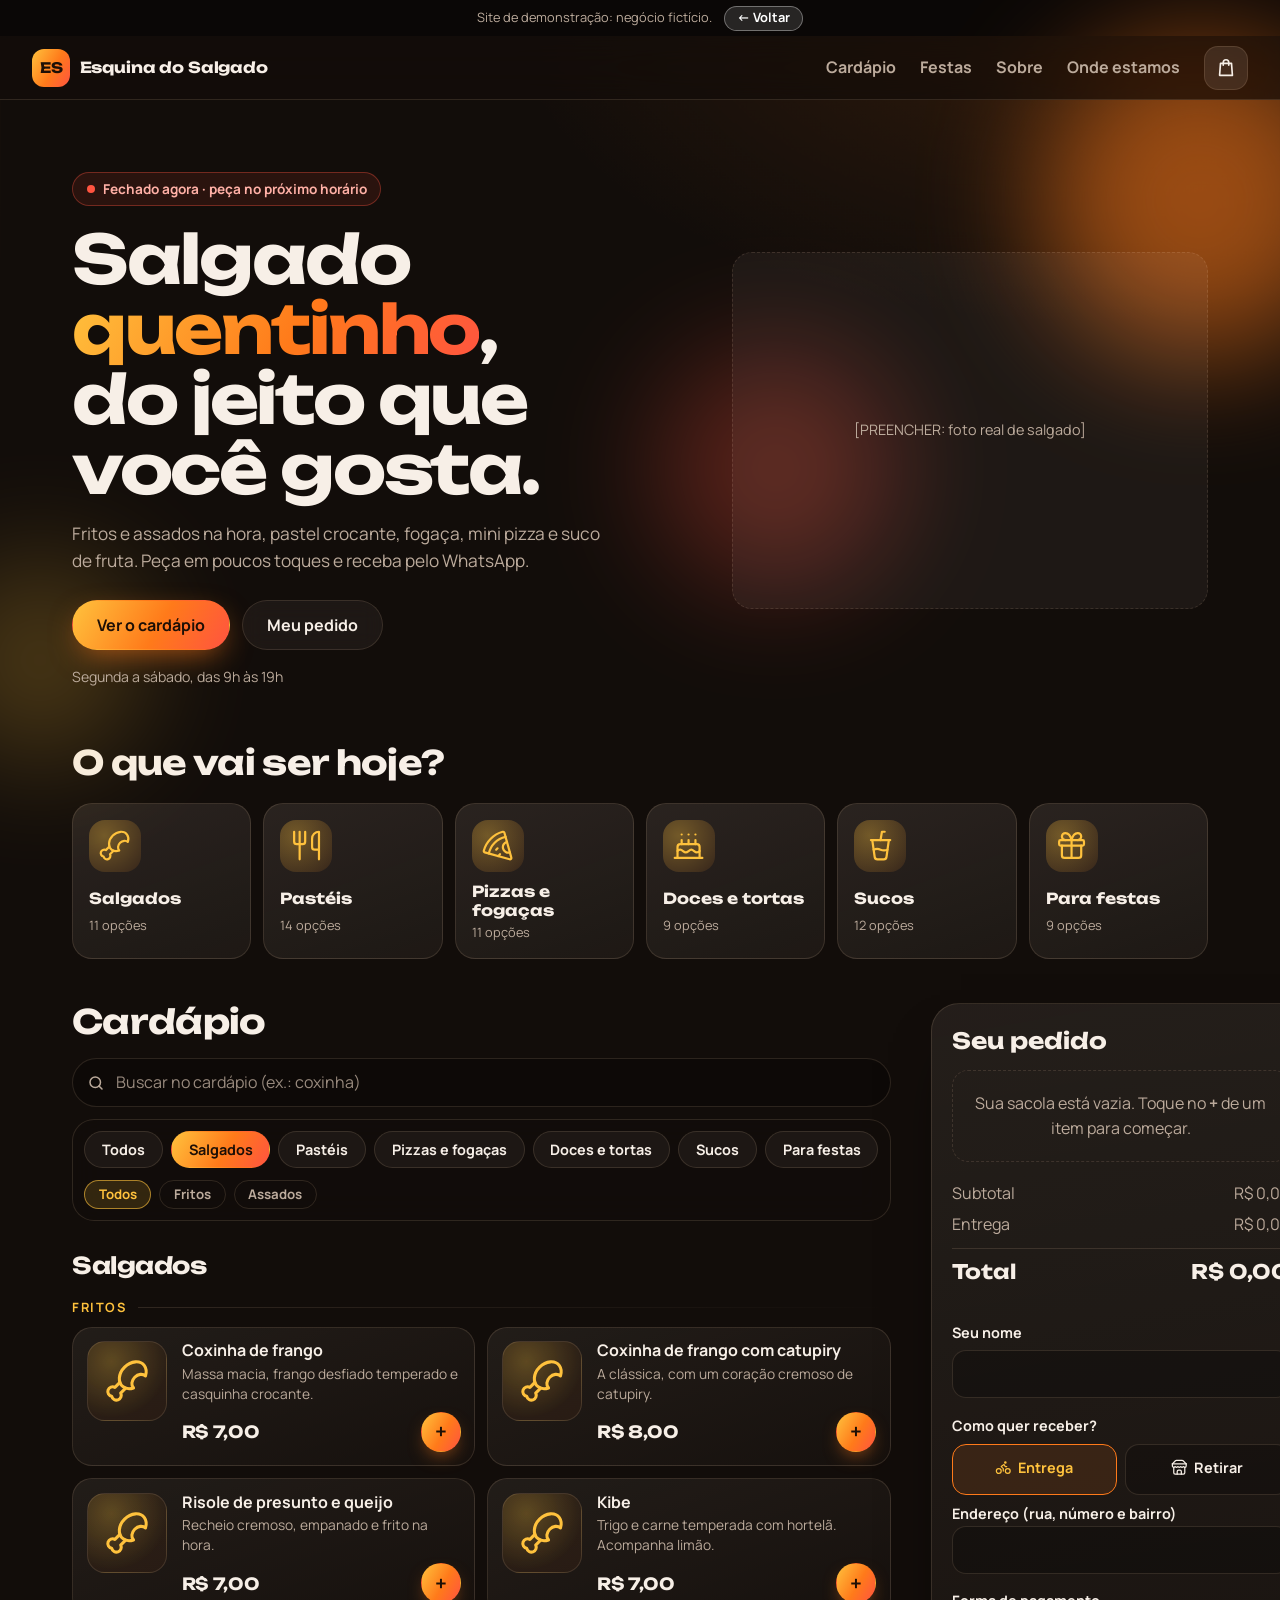
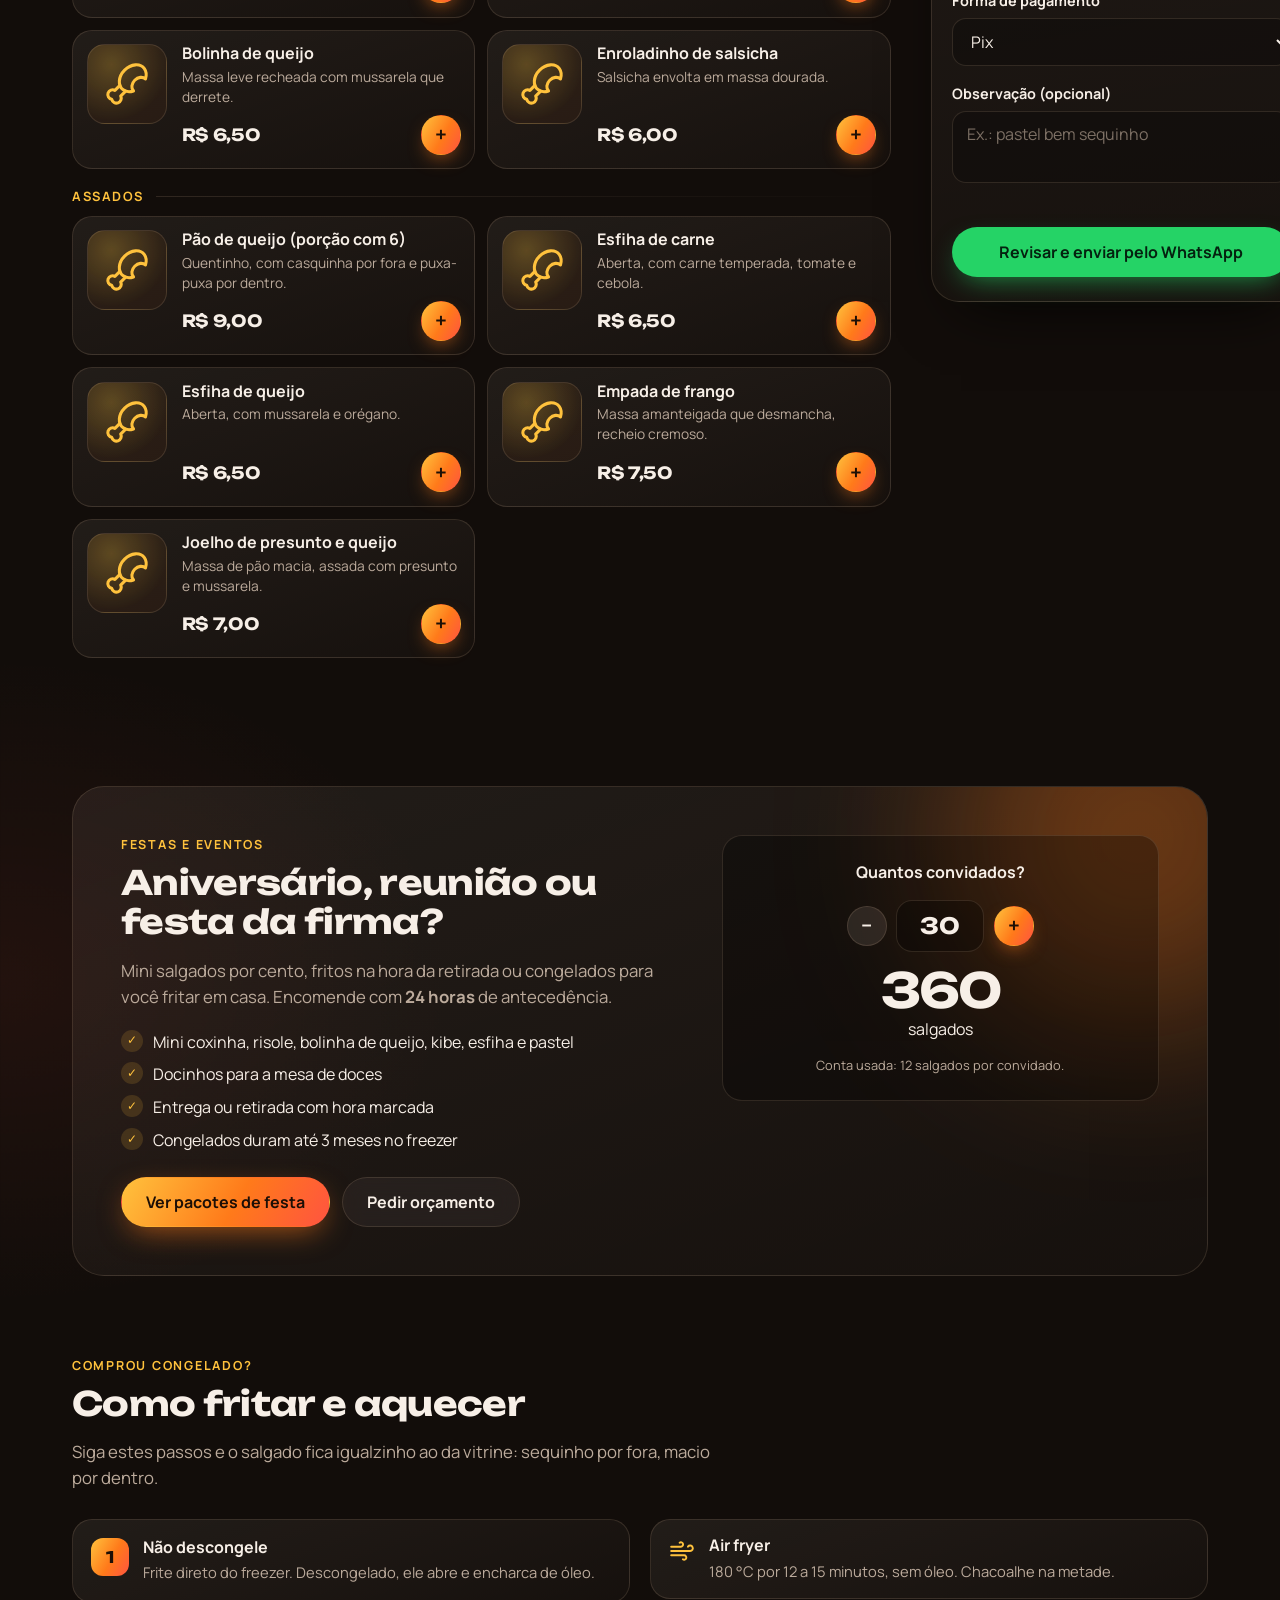
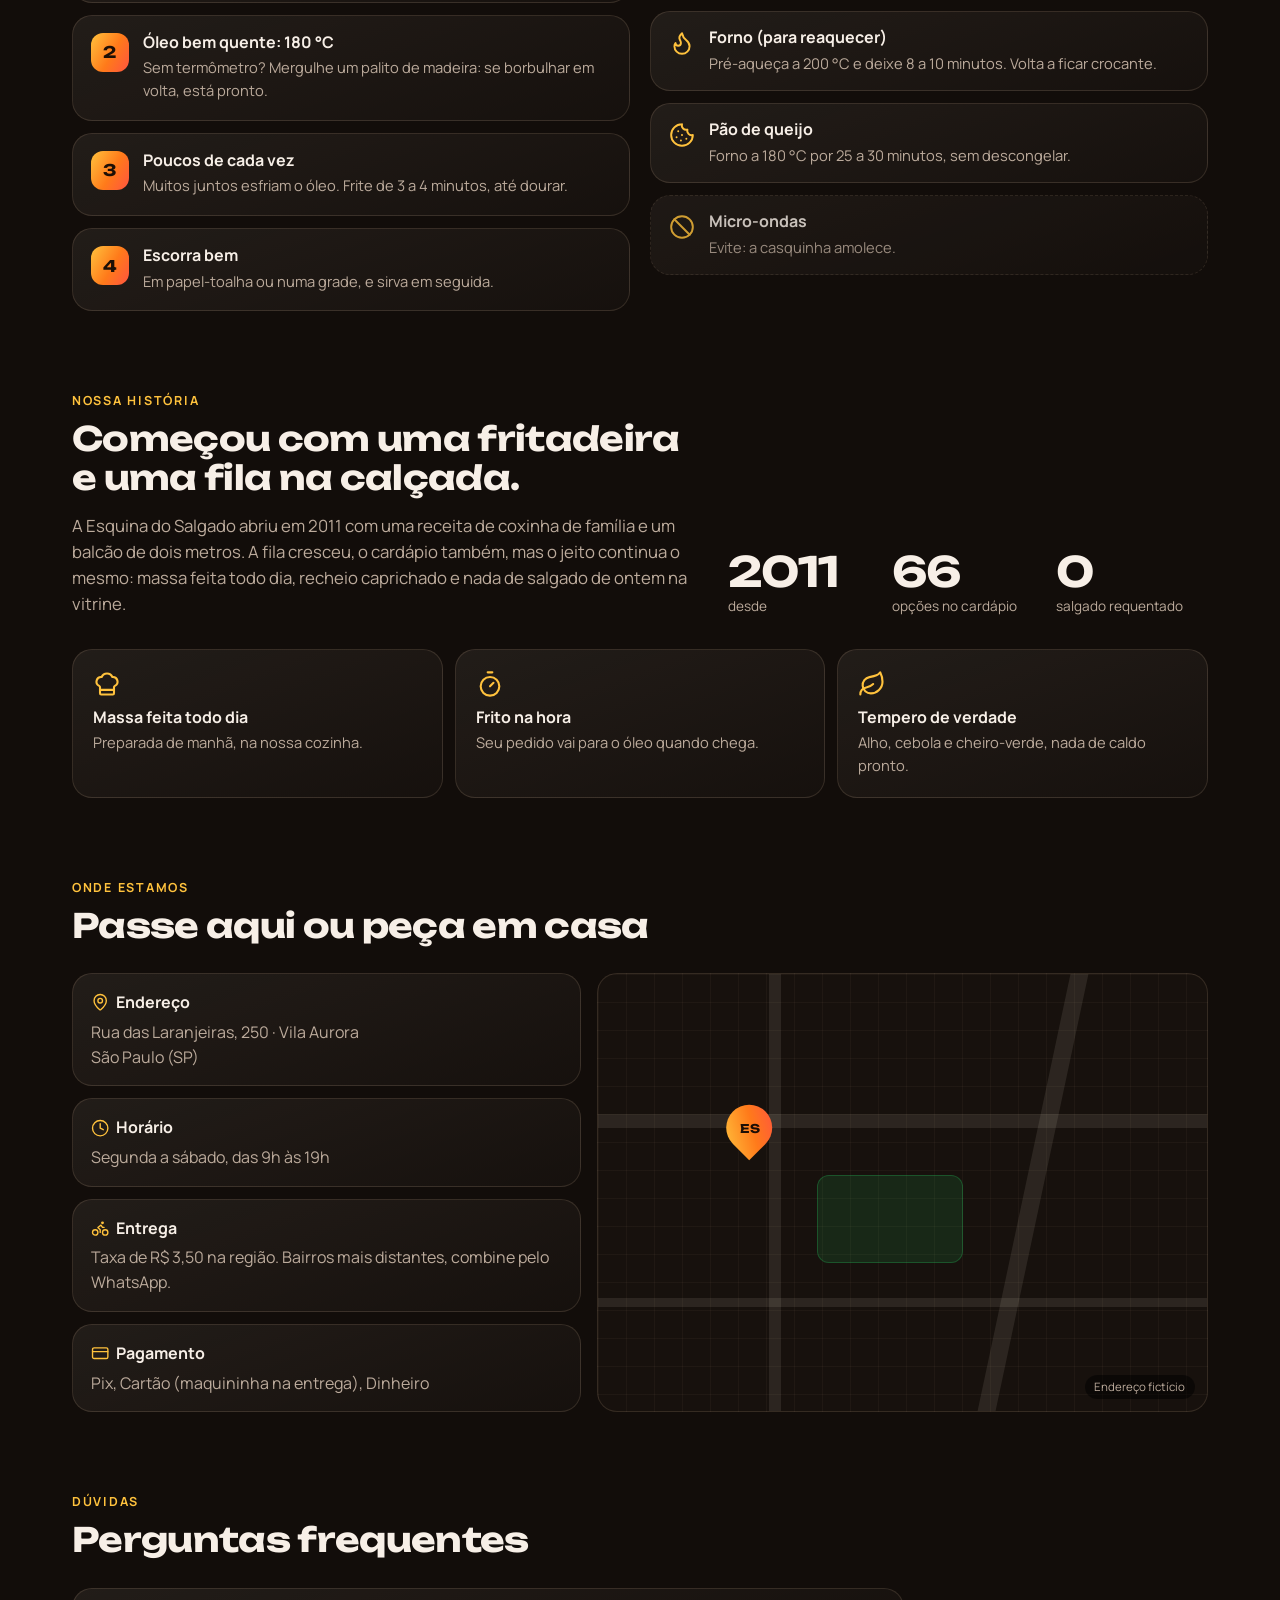
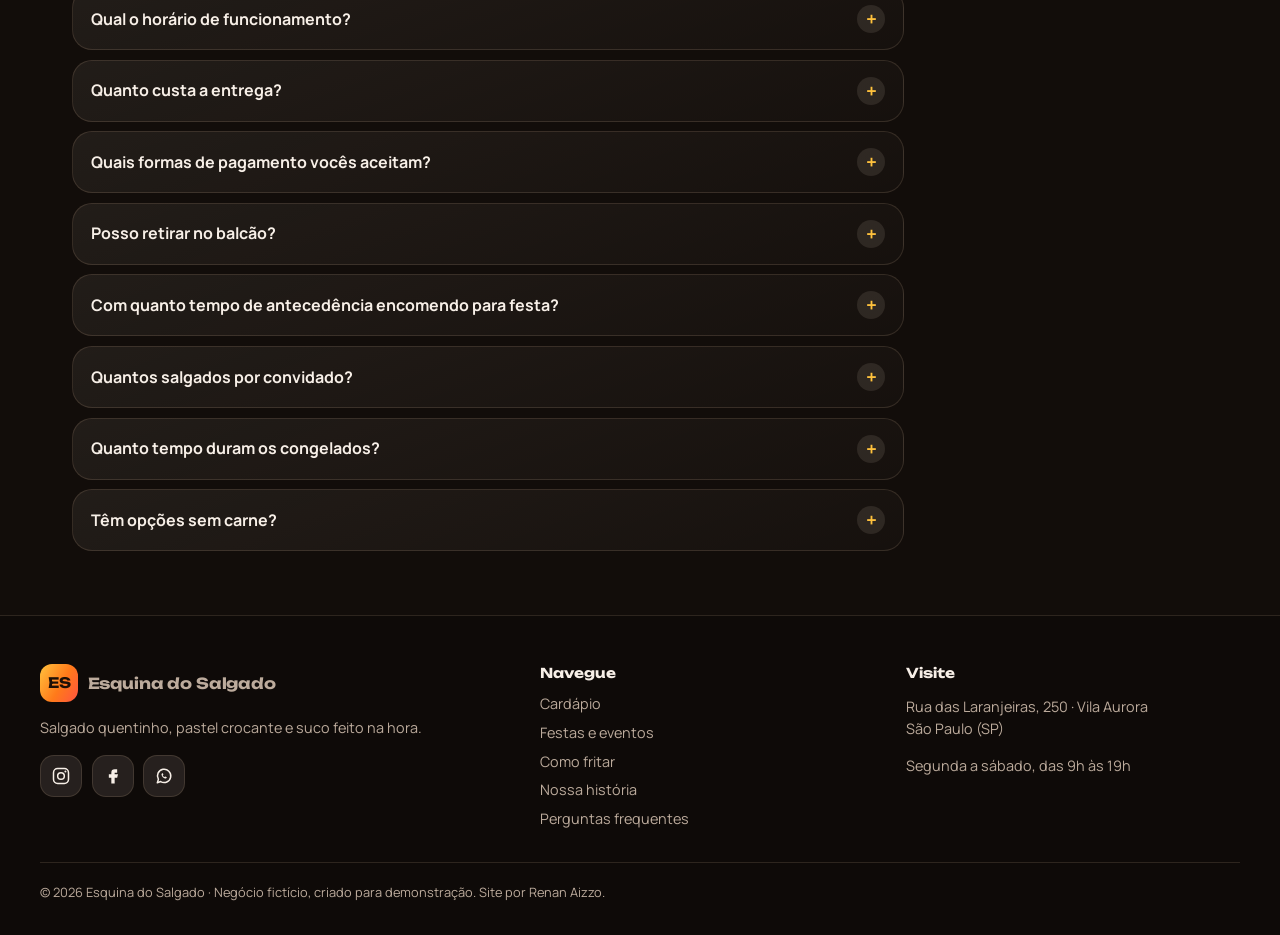
<file: demos/lanchonete/index.html>
<!DOCTYPE html>
<html lang="pt-BR">
<head>
  <meta charset="UTF-8">
  <!-- Faz a página se ajustar à largura do celular -->
  <meta name="viewport" content="width=device-width, initial-scale=1">
  <title>Esquina do Salgado · Salgados, pastéis e fogaças (demonstração)</title>
  <meta name="description" content="Peça salgados, pastéis, mini pizzas e sucos da Esquina do Salgado pelo WhatsApp. Site de demonstração.">
  <!-- Prévia do link (Open Graph) e ícone da aba -->
  <meta name="author" content="Renan Aizzo">
  <meta property="og:site_name" content="Renan Aizzo · sites para o comércio local">
  <meta property="og:type" content="website">
  <meta property="og:title" content="Esquina do Salgado · demonstração">
  <meta property="og:description" content="Salgados, pastéis, fogaças, festas e congelados, com pedido pronto no WhatsApp. Negócio fictício.">
  <meta property="og:image" content="https://renanaizzo.github.io/vitrine/img/previa-lanchonete.jpg">
  <meta property="og:image:width" content="1200">
  <meta property="og:image:height" content="630">
  <meta name="twitter:card" content="summary_large_image">
  <link rel="icon" href="data:image/svg+xml,<svg xmlns='http://www.w3.org/2000/svg' viewBox='0 0 32 32'><rect width='32' height='32' rx='7' fill='%23ffb020'/><text x='16' y='23' font-family='Arial,sans-serif' font-size='20' font-weight='700' text-anchor='middle' fill='%23120d0a'>E</text></svg>">
  <!-- Cor da barra do navegador no celular (combina com o fundo escuro) -->
  <meta name="theme-color" content="#120d0a">

  <!-- Fontes do Google: Unbounded 700 (títulos) e Manrope 400/700 (texto). Só os pesos usados: menos para baixar -->
  <link rel="preconnect" href="https://fonts.googleapis.com">
  <link rel="preconnect" href="https://fonts.gstatic.com" crossorigin>
  <link href="https://fonts.googleapis.com/css2?family=Manrope:wght@400;700&family=Unbounded:wght@700&display=swap" rel="stylesheet">

  <link rel="stylesheet" href="css/estilos.css">
</head>
<body>

  <!-- Faixa avisando que é uma demonstração -->
  <p class="aviso-demo">Site de demonstração: negócio fictício. <a class="aviso-demo__voltar" href="../../index.html">← Voltar</a></p>

  <!-- TOPO FIXO: marca + atalhos + sacola (efeito de vidro fosco) -->
  <header class="topo">
    <a class="topo__marca" href="#inicio" aria-label="Esquina do Salgado, voltar ao início">
      <span class="topo__logo" aria-hidden="true">ES</span>
      <span class="topo__nome">Esquina do Salgado</span>
    </a>
    <nav class="topo__links" aria-label="Atalhos">
      <a href="#cardapio">Cardápio</a>
      <a href="#festas" data-secao="festas">Festas</a>
      <a href="#sobre" data-secao="sobre">Sobre</a>
      <a href="#visite">Onde estamos</a>
    </nav>
    <a class="sacola" id="sacola" href="#comanda" aria-label="Ver seu pedido">
      <svg viewBox="0 0 24 24" width="22" height="22" aria-hidden="true"><path d="M6 7h12l1 13H5L6 7Z" fill="none" stroke="currentColor" stroke-width="1.8" stroke-linejoin="round"/><path d="M9 9V6a3 3 0 0 1 6 0v3" fill="none" stroke="currentColor" stroke-width="1.8" stroke-linecap="round"/></svg>
      <span class="sacola__qtd" id="sacola-qtd" hidden>0</span>
    </a>
  </header>

  <!-- BANNER DE ABERTURA ("hero") -->
  <section id="inicio" class="hero">
    <!-- Luzes desfocadas ao fundo: só decoração -->
    <div class="hero__luzes" aria-hidden="true"><span></span><span></span><span></span></div>

    <div class="hero__texto">
      <p class="selo" id="selo-aberto"><span class="selo__ponto"></span><span id="selo-texto">Confira o horário</span></p>
      <h1 class="hero__titulo">Salgado <span class="degrade">quentinho</span>,<br>do jeito que você gosta.</h1>
      <p class="hero__frase">Fritos e assados na hora, pastel crocante, fogaça, mini pizza e suco de fruta. Peça em poucos toques e receba pelo WhatsApp.</p>
      <div class="hero__botoes">
        <a class="botao botao--brasa" href="#cardapio">Ver o cardápio</a>
        <a class="botao botao--vidro" href="#comanda">Meu pedido</a>
      </div>
      <p class="hero__horario" id="horario"></p>
    </div>

    <!-- [PREENCHER: foto real de salgado]
         Troque este bloco por: <img class="hero__foto" src="img/salgados.webp" alt="..." width="800" height="600">
         (sem loading="lazy": a foto do topo deve carregar logo) -->
    <div class="hero__foto hero__foto--vazia">[PREENCHER: foto real de salgado]</div>
  </section>

  <!-- ATALHOS POR GRUPO: um bloco por grupo do cardápio (app.js preenche) -->
  <section class="grupos" aria-labelledby="titulo-grupos">
    <h2 id="titulo-grupos" class="titulo-secao">O que vai ser hoje?</h2>
    <div id="grade-grupos" class="grupos__grade"><!-- app.js preenche --></div>
  </section>

  <main class="conteudo">

    <!-- CARDÁPIO: os itens são desenhados pelo JavaScript a partir de cardapio.js -->
    <section id="cardapio" class="cardapio" aria-labelledby="titulo-cardapio">
      <h2 id="titulo-cardapio" class="titulo-secao">Cardápio</h2>
      <!-- BARRA DE CATEGORIAS (fica grudada no topo ao rolar), em duas linhas que o app.js preenche:
           em cima os grupos (Salgados, Pastéis...); embaixo as categorias do grupo escolhido -->
      <!-- BUSCA: filtra o cardápio enquanto a pessoa digita (ignora acentos e maiúsculas) -->
      <div class="busca">
        <svg class="busca__icone" viewBox="0 0 24 24" width="18" height="18" aria-hidden="true"><circle cx="11" cy="11" r="7" fill="none" stroke="currentColor" stroke-width="2"/><path d="m20 20-4-4" stroke="currentColor" stroke-width="2" stroke-linecap="round"/></svg>
        <input id="busca" class="busca__campo" type="search" placeholder="Buscar no cardápio (ex.: coxinha)" aria-label="Buscar no cardápio" autocomplete="off">
      </div>
      <nav id="barra-categorias" class="categorias" aria-label="Categorias do cardápio">
        <div id="linha-grupos" class="categorias__linha"></div>
        <div id="linha-subcategorias" class="categorias__linha categorias__linha--sub" hidden></div>
      </nav>
      <div id="lista-cardapio"><!-- app.js preenche aqui --></div>
      <p id="busca-vazia" class="busca__vazia" hidden>Nenhum item encontrado. Tente outra palavra.</p>
    </section>

    <!-- COMANDA: o carrinho -->
    <section id="comanda" class="comanda" aria-labelledby="titulo-comanda">
      <h2 id="titulo-comanda" class="comanda__titulo">Seu pedido</h2>

      <ul id="itens-comanda" class="comanda__itens"><!-- app.js preenche --></ul>
      <p id="comanda-vazia" class="comanda__vazia">Sua sacola está vazia. Toque no <b>+</b> de um item para começar.</p>

      <dl class="comanda__totais">
        <div><dt>Subtotal</dt><dd id="subtotal">R$ 0,00</dd></div>
        <div id="linha-entrega"><dt>Entrega</dt><dd id="valor-entrega">R$ 0,00</dd></div>
        <div class="comanda__total"><dt>Total</dt><dd id="total">R$ 0,00</dd></div>
      </dl>

      <!-- FORMULÁRIO: dados para montar a mensagem -->
      <form id="form-pedido" class="formulario" novalidate>
        <label for="nome">Seu nome</label>
        <input id="nome" name="nome" type="text" autocomplete="name" required>

        <fieldset>
          <legend>Como quer receber?</legend>
          <!-- Os dois "radio" viram botões lado a lado pelo CSS -->
          <div class="alternar">
            <label class="opcao"><input type="radio" name="recebimento" value="entrega" checked> <span><svg class="icone" viewBox="0 0 24 24" aria-hidden="true"><circle cx="18.5" cy="17.5" r="3.5"/><circle cx="5.5" cy="17.5" r="3.5"/><circle cx="15" cy="5" r="1"/><path d="M12 17.5V14l-3-3 4-3 2 3h2"/></svg> Entrega</span></label>
            <label class="opcao"><input type="radio" name="recebimento" value="retirada"> <span><svg class="icone" viewBox="0 0 24 24" aria-hidden="true"><path d="m2 7 4.41-4.41A2 2 0 0 1 7.83 2h8.34a2 2 0 0 1 1.42.59L22 7"/><path d="M4 12v8a2 2 0 0 0 2 2h12a2 2 0 0 0 2-2v-8"/><path d="M15 22v-4a2 2 0 0 0-2-2h-2a2 2 0 0 0-2 2v4"/><path d="M2 7h20"/><path d="M22 7v3a2 2 0 0 1-2 2 2.7 2.7 0 0 1-1.59-.63.7.7 0 0 0-.82 0A2.7 2.7 0 0 1 16 12a2.7 2.7 0 0 1-1.59-.63.7.7 0 0 0-.82 0A2.7 2.7 0 0 1 12 12a2.7 2.7 0 0 1-1.59-.63.7.7 0 0 0-.82 0A2.7 2.7 0 0 1 8 12a2.7 2.7 0 0 1-1.59-.63.7.7 0 0 0-.82 0A2.7 2.7 0 0 1 4 12a2 2 0 0 1-2-2V7"/></svg> Retirar</span></label>
          </div>
        </fieldset>

        <div id="bloco-endereco">
          <label for="endereco">Endereço (rua, número e bairro)</label>
          <input id="endereco" name="endereco" type="text" autocomplete="street-address">
        </div>

        <label for="pagamento">Forma de pagamento</label>
        <select id="pagamento" name="pagamento"><!-- app.js preenche --></select>

        <div id="bloco-troco" hidden>
          <label for="troco">Troco para quanto? (deixe vazio se não precisar)</label>
          <input id="troco" name="troco" type="text" inputmode="decimal" placeholder="Ex.: 100">
        </div>

        <label for="observacao">Observação (opcional)</label>
        <textarea id="observacao" name="observacao" rows="2" placeholder="Ex.: pastel bem sequinho"></textarea>

        <p id="erro-form" class="formulario__erro" role="alert"></p>

        <button type="submit" class="botao botao--whats botao--largo">Revisar e enviar pelo WhatsApp</button>
      </form>
    </section>
  </main>

  <!--
    SEÇÕES INFORMATIVAS
    data-secao="x"  → some quando CONFIG.secoes.x é false (config.js)
    data-config="x" → o texto vem de CONFIG.x (config.js), preenchido pelo app.js
  -->

  <!-- FESTAS E EVENTOS -->
  <section id="festas" class="secao" data-secao="festas" aria-labelledby="titulo-festas">
    <div class="festas">
      <div class="festas__texto">
        <p class="sobretitulo">Festas e eventos</p>
        <h2 id="titulo-festas" class="titulo-secao">Aniversário, reunião ou festa da firma?</h2>
        <p class="secao__intro">
          Mini salgados por cento, fritos na hora da retirada<span data-secao="congelados"> ou congelados para você fritar em casa</span>.
          Encomende com <strong data-config="antecedenciaFesta">24 horas</strong> de antecedência.
        </p>
        <ul class="lista-check">
          <li>Mini coxinha, risole, bolinha de queijo, kibe, esfiha e pastel</li>
          <li>Docinhos para a mesa de doces</li>
          <li>Entrega ou retirada com hora marcada</li>
          <li data-secao="congelados">Congelados duram até 3 meses no freezer</li>
        </ul>
        <div class="hero__botoes">
          <button type="button" class="botao botao--brasa" data-grupo="Para festas" data-rolar>Ver pacotes de festa</button>
          <button type="button" class="botao botao--vidro" data-orcamento>Pedir orçamento</button>
        </div>
      </div>

      <!-- CALCULADORA: quantos salgados para X convidados (conta feita no app.js) -->
      <div class="calculadora">
        <label for="convidados" class="calculadora__rotulo">Quantos convidados?</label>
        <div class="calculadora__campo">
          <button type="button" class="contador__botao" id="menos-convidados" data-convidados="-10" aria-label="Menos 10 convidados">−</button>
          <!-- type="text" + inputmode="numeric": o celular abre o teclado de números,
               e o app.js consegue limpar o que não for algarismo (no type="number" não consegue) -->
          <input id="convidados" type="text" inputmode="numeric" maxlength="3" value="30" autocomplete="off">
          <button type="button" class="contador__botao contador__mais" id="mais-convidados" data-convidados="10" aria-label="Mais 10 convidados">+</button>
        </div>
        <p class="calculadora__resultado" aria-live="polite">
          <span class="calculadora__numero" id="calc-salgados">360</span>
          <span>salgados</span>
        </p>
        <p class="calculadora__dica">Conta usada: 12 salgados por convidado.</p>
      </div>
    </div>
  </section>

  <!-- COMO FRITAR E AQUECER (só para quem vende congelados) -->
  <section id="como-fritar" class="secao" data-secao="congelados" aria-labelledby="titulo-fritar">
    <p class="sobretitulo">Comprou congelado?</p>
    <h2 id="titulo-fritar" class="titulo-secao">Como fritar e aquecer</h2>
    <p class="secao__intro">Siga estes passos e o salgado fica igualzinho ao da vitrine: sequinho por fora, macio por dentro.</p>

    <div class="fritar">
      <ol class="passos">
        <li class="passo">
          <h3>Não descongele</h3>
          <p>Frite direto do freezer. Descongelado, ele abre e encharca de óleo.</p>
        </li>
        <li class="passo">
          <h3>Óleo bem quente: 180 °C</h3>
          <p>Sem termômetro? Mergulhe um palito de madeira: se borbulhar em volta, está pronto.</p>
        </li>
        <li class="passo">
          <h3>Poucos de cada vez</h3>
          <p>Muitos juntos esfriam o óleo. Frite de 3 a 4 minutos, até dourar.</p>
        </li>
        <li class="passo">
          <h3>Escorra bem</h3>
          <p>Em papel-toalha ou numa grade, e sirva em seguida.</p>
        </li>
      </ol>

      <div class="metodos">
        <div class="metodo">
          <svg class="icone metodo__icone" viewBox="0 0 24 24" aria-hidden="true"><path d="M12.8 19.6A2 2 0 1 0 14 16H2"/><path d="M17.5 8a2.5 2.5 0 1 1 2 4H2"/><path d="M9.8 4.4A2 2 0 1 1 11 8H2"/></svg>
          <div><h3>Air fryer</h3><p>180 °C por 12 a 15 minutos, sem óleo. Chacoalhe na metade.</p></div>
        </div>
        <div class="metodo">
          <svg class="icone metodo__icone" viewBox="0 0 24 24" aria-hidden="true"><path d="M8.5 14.5A2.5 2.5 0 0 0 11 12c0-1.38-.5-2-1-3-1.07-2.14-.22-4.05 2-6 .5 2.5 2 4.9 4 6.5 2 1.6 3 3.5 3 5.5a7 7 0 1 1-14 0c0-1.15.43-2.29 1-3a2.5 2.5 0 0 0 2.5 2.5z"/></svg>
          <div><h3>Forno (para reaquecer)</h3><p>Pré-aqueça a 200 °C e deixe 8 a 10 minutos. Volta a ficar crocante.</p></div>
        </div>
        <div class="metodo">
          <svg class="icone metodo__icone" viewBox="0 0 24 24" aria-hidden="true"><path d="M12 2a10 10 0 1 0 10 10 4 4 0 0 1-5-5 4 4 0 0 1-5-5"/><path d="M8.5 8.5v.01"/><path d="M16 15.5v.01"/><path d="M12 12v.01"/><path d="M11 17v.01"/><path d="M7 14v.01"/></svg>
          <div><h3>Pão de queijo</h3><p>Forno a 180 °C por 25 a 30 minutos, sem descongelar.</p></div>
        </div>
        <div class="metodo metodo--evite">
          <svg class="icone metodo__icone" viewBox="0 0 24 24" aria-hidden="true"><circle cx="12" cy="12" r="10"/><path d="m4.9 4.9 14.2 14.2"/></svg>
          <div><h3>Micro-ondas</h3><p>Evite: a casquinha amolece.</p></div>
        </div>
      </div>
    </div>
  </section>

  <!-- NOSSA HISTÓRIA (texto fictício) -->
  <section id="sobre" class="secao" data-secao="sobre" aria-labelledby="titulo-sobre">
    <div class="sobre">
      <div>
        <p class="sobretitulo">Nossa história</p>
        <h2 id="titulo-sobre" class="titulo-secao">Começou com uma fritadeira e uma fila na calçada.</h2>
        <p class="secao__intro">
          A Esquina do Salgado abriu em 2011 com uma receita de coxinha de família e um balcão de dois metros.
          A fila cresceu, o cardápio também, mas o jeito continua o mesmo: massa feita todo dia,
          recheio caprichado e nada de salgado de ontem na vitrine.
        </p>
      </div>
      <ul class="numeros">
        <li><strong>2011</strong><span>desde</span></li>
        <li><strong data-config="totalItens">60</strong><span>opções no cardápio</span></li>
        <li><strong>0</strong><span>salgado requentado</span></li>
      </ul>
    </div>
    <div class="valores">
      <div class="valor"><svg class="icone valor__icone" viewBox="0 0 24 24" aria-hidden="true"><path d="M17 21a1 1 0 0 0 1-1v-5.35c0-.46.32-.84.73-1.04a4 4 0 0 0-2.13-7.59 5 5 0 0 0-9.19 0 4 4 0 0 0-2.13 7.59c.41.2.73.58.73 1.04V20a1 1 0 0 0 1 1Z"/><path d="M6 17h12"/></svg><h3>Massa feita todo dia</h3><p>Preparada de manhã, na nossa cozinha.</p></div>
      <div class="valor"><svg class="icone valor__icone" viewBox="0 0 24 24" aria-hidden="true"><path d="M10 2h4"/><path d="m12 14 3-3"/><circle cx="12" cy="14" r="8"/></svg><h3>Frito na hora</h3><p>Seu pedido vai para o óleo quando chega.</p></div>
      <div class="valor"><svg class="icone valor__icone" viewBox="0 0 24 24" aria-hidden="true"><path d="M11 20A7 7 0 0 1 9.8 6.1C15.5 5 17 4.48 19 2c1 2 2 4.18 2 8 0 5.5-4.78 10-10 10Z"/><path d="M2 21c0-3 1.85-5.36 5.08-6C9.5 14.52 12 13 13 12"/></svg><h3>Tempero de verdade</h3><p>Alho, cebola e cheiro-verde, nada de caldo pronto.</p></div>
    </div>
  </section>

  <!-- ONDE ESTAMOS -->
  <section id="visite" class="secao" aria-labelledby="titulo-visite">
    <p class="sobretitulo">Onde estamos</p>
    <h2 id="titulo-visite" class="titulo-secao">Passe aqui ou peça em casa</h2>
    <div class="visite">
      <dl class="infos">
        <div class="info"><dt><svg class="icone" viewBox="0 0 24 24" aria-hidden="true"><path d="M20 10c0 5-5.54 10.19-7.4 11.8a1 1 0 0 1-1.2 0C9.54 20.19 4 15 4 10a8 8 0 0 1 16 0"/><circle cx="12" cy="10" r="3"/></svg> Endereço</dt><dd><span data-config="endereco"></span><br><span data-config="cidade"></span></dd></div>
        <div class="info"><dt><svg class="icone" viewBox="0 0 24 24" aria-hidden="true"><circle cx="12" cy="12" r="10"/><path d="M12 6v6l4 2"/></svg> Horário</dt><dd data-config="horario"></dd></div>
        <div class="info"><dt><svg class="icone" viewBox="0 0 24 24" aria-hidden="true"><circle cx="18.5" cy="17.5" r="3.5"/><circle cx="5.5" cy="17.5" r="3.5"/><circle cx="15" cy="5" r="1"/><path d="M12 17.5V14l-3-3 4-3 2 3h2"/></svg> Entrega</dt><dd>Taxa de <span data-config="taxaEntrega"></span> na região. Bairros mais distantes, combine pelo WhatsApp.</dd></div>
        <div class="info"><dt><svg class="icone" viewBox="0 0 24 24" aria-hidden="true"><rect width="20" height="14" x="2" y="5" rx="2"/><path d="M2 10h20"/></svg> Pagamento</dt><dd data-config="formasPagamento"></dd></div>
      </dl>
      <!-- Mapa desenhado só com CSS: o endereço é fictício, então não há mapa de verdade -->
      <div class="mapa" role="img" aria-label="Ilustração de mapa com a localização da loja">
        <span class="mapa__rua mapa__rua--h1"></span>
        <span class="mapa__rua mapa__rua--h2"></span>
        <span class="mapa__rua mapa__rua--v1"></span>
        <span class="mapa__rua mapa__rua--v2"></span>
        <span class="mapa__praca"></span>
        <span class="mapa__pino"><span>ES</span></span>
        <span class="mapa__nota">Endereço fictício</span>
      </div>
    </div>
  </section>

  <!-- PERGUNTAS FREQUENTES: <details> abre e fecha sozinho, sem JavaScript -->
  <section id="perguntas" class="secao" data-secao="perguntas" aria-labelledby="titulo-perguntas">
    <p class="sobretitulo">Dúvidas</p>
    <h2 id="titulo-perguntas" class="titulo-secao">Perguntas frequentes</h2>
    <div class="perguntas">
      <details>
        <summary>Qual o horário de funcionamento?</summary>
        <p><span data-config="horario"></span>. Pedidos pelo site chegam no nosso WhatsApp e são confirmados por lá.</p>
      </details>
      <details>
        <summary>Quanto custa a entrega?</summary>
        <p><span data-config="taxaEntrega"></span> para a região. Para bairros mais distantes, combinamos o valor pelo WhatsApp antes de confirmar.</p>
      </details>
      <details>
        <summary>Quais formas de pagamento vocês aceitam?</summary>
        <p><span data-config="formasPagamento"></span>. Não parcelamos.</p>
      </details>
      <details>
        <summary>Posso retirar no balcão?</summary>
        <p>Pode. No pedido, escolha “Retirar”. Para encomendas grandes, combinamos o horário para tudo sair quentinho.</p>
      </details>
      <details data-secao="festas">
        <summary>Com quanto tempo de antecedência encomendo para festa?</summary>
        <p>Com pelo menos <span data-config="antecedenciaFesta"></span>. Acima de 500 salgados, peça com 48 horas.</p>
      </details>
      <details data-secao="festas">
        <summary>Quantos salgados por convidado?</summary>
        <p>Em média 12 por pessoa, se forem a refeição principal; 6 a 8 se tiver outros pratos. Use a calculadora da seção Festas.</p>
      </details>
      <details data-secao="congelados">
        <summary>Quanto tempo duram os congelados?</summary>
        <p>Até 3 meses no freezer (−18 °C). Depois de descongelado, não congele de novo.</p>
      </details>
      <details>
        <summary>Têm opções sem carne?</summary>
        <p>Sim: bolinha de queijo, pão de queijo, pastéis de queijo e palmito, esfiha e mini pizza de mussarela, fogaça de queijo e todos os doces. Atenção: todos os nossos produtos contêm glúten.</p>
      </details>
    </div>
  </section>

  <!-- BARRA FIXA no celular: atalho até a comanda -->
  <a id="barra-pedido" class="barra-pedido" href="#comanda" hidden>
    <span id="barra-qtd">0 itens</span>
    <strong id="barra-total">R$ 0,00</strong>
    <span class="barra-pedido__ver">Ver pedido →</span>
  </a>

  <!-- JANELA DE REVISÃO: mostra a mensagem antes de abrir o WhatsApp -->
  <dialog id="revisao" class="revisao">
    <h2>Confira a mensagem</h2>
    <p class="revisao__dica">É isso que vai aparecer no WhatsApp. Você ainda poderá editar lá antes de enviar.</p>
    <pre id="previa-mensagem" class="revisao__mensagem"></pre>
    <p id="nota-demo" class="revisao__nota" hidden>Modo demonstração: o WhatsApp não será aberto.</p>
    <div class="revisao__botoes">
      <button type="button" id="botao-voltar" class="botao botao--vidro">Voltar e editar</button>
      <a id="link-whatsapp" class="botao botao--whats" href="#" target="_blank" rel="noopener">Abrir o WhatsApp</a>
    </div>
  </dialog>

  <footer class="rodape">
    <div class="rodape__grade">
      <div>
        <a class="topo__marca" href="#inicio">
          <span class="topo__logo" aria-hidden="true">ES</span>
          <span class="topo__nome">Esquina do Salgado</span>
        </a>
        <p>Salgado quentinho, pastel crocante e suco feito na hora.</p>
        <!-- Redes sociais: links fictícios (href="#") -->
        <div class="redes">
          <a href="#" aria-label="Instagram (fictício)">
            <svg viewBox="0 0 24 24" width="20" height="20" aria-hidden="true"><rect x="3" y="3" width="18" height="18" rx="5" fill="none" stroke="currentColor" stroke-width="1.8"/><circle cx="12" cy="12" r="4" fill="none" stroke="currentColor" stroke-width="1.8"/><circle cx="17.3" cy="6.7" r="1.2" fill="currentColor"/></svg>
          </a>
          <a href="#" aria-label="Facebook (fictício)">
            <svg viewBox="0 0 24 24" width="20" height="20" aria-hidden="true"><path d="M14 8h3V4h-3a4 4 0 0 0-4 4v2H7v4h3v7h4v-7h3l1-4h-4V8Z" fill="currentColor"/></svg>
          </a>
          <a href="#" aria-label="WhatsApp (fictício)">
            <svg viewBox="0 0 24 24" width="20" height="20" aria-hidden="true"><path d="M4 20l1.3-4A8 8 0 1 1 8 18.7L4 20Z" fill="none" stroke="currentColor" stroke-width="1.8" stroke-linejoin="round"/><path d="M9 9.5c0 3 2.5 5.5 5.5 5.5l1-1.5-2-1-1 .8a4 4 0 0 1-2-2l.8-1-1-2L9 9.5Z" fill="currentColor"/></svg>
          </a>
        </div>
      </div>
      <nav aria-label="Rodapé">
        <h2 class="rodape__titulo">Navegue</h2>
        <ul>
          <li><a href="#cardapio">Cardápio</a></li>
          <li data-secao="festas"><a href="#festas">Festas e eventos</a></li>
          <li data-secao="congelados"><a href="#como-fritar">Como fritar</a></li>
          <li data-secao="sobre"><a href="#sobre">Nossa história</a></li>
          <li data-secao="perguntas"><a href="#perguntas">Perguntas frequentes</a></li>
        </ul>
      </nav>
      <div>
        <h2 class="rodape__titulo">Visite</h2>
        <p><span data-config="endereco"></span><br><span data-config="cidade"></span></p>
        <p data-config="horario"></p>
      </div>
    </div>
    <p class="rodape__base">© <span data-config="ano"></span> Esquina do Salgado · Negócio fictício, criado para demonstração. Site por Renan Aizzo.</p>
  </footer>

  <!--
    ORDEM IMPORTA:
    1. config.js       → cria o objeto CONFIG
    2. config.local.js → (só no seu computador) troca o número. Só é carregado quando a página
                         está aberta pelo arquivo (file://) ou por um servidor local (localhost),
                         para o site publicado não pedir um arquivo que não existe (erro 404).
    3. cardapio.js     → cria a lista CARDAPIO
    4. app.js          → usa CONFIG e CARDAPIO para desenhar a página
  -->
  <script src="js/config.js"></script>
  <script>
    // location.protocol "file:" = aberto direto do disco; localhost/127.0.0.1 = servidor no seu PC
    if (location.protocol === "file:" || ["localhost", "127.0.0.1"].includes(location.hostname)) {
      // document.write insere o <script> AQUI, na mesma posição: ele roda antes do cardapio.js,
      // exatamente como hoje. (O "<\/script>" com barra invertida evita fechar este script por engano.)
      document.write('<script src="js/config.local.js"><\/script>');
    }
  </script>
  <script src="js/cardapio.js"></script>
  <script src="js/app.js"></script>
</body>
</html>
</file>
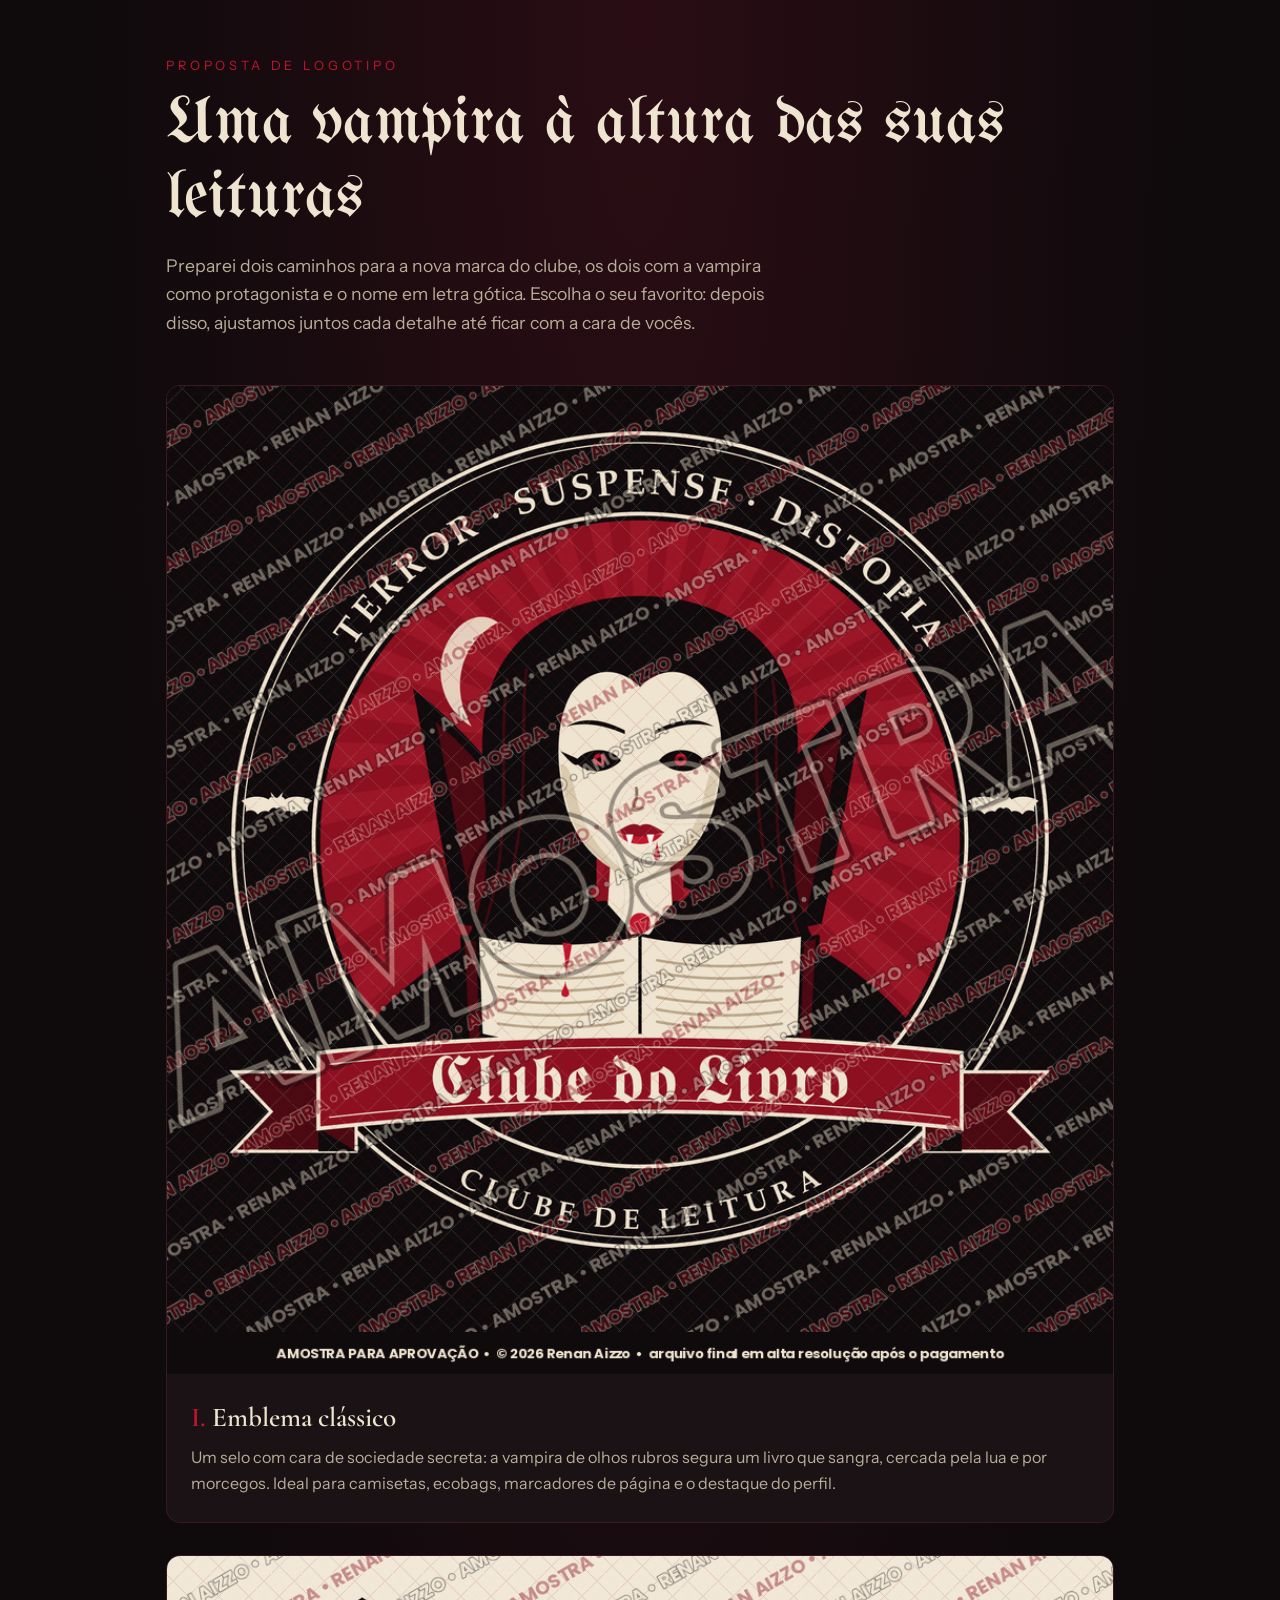
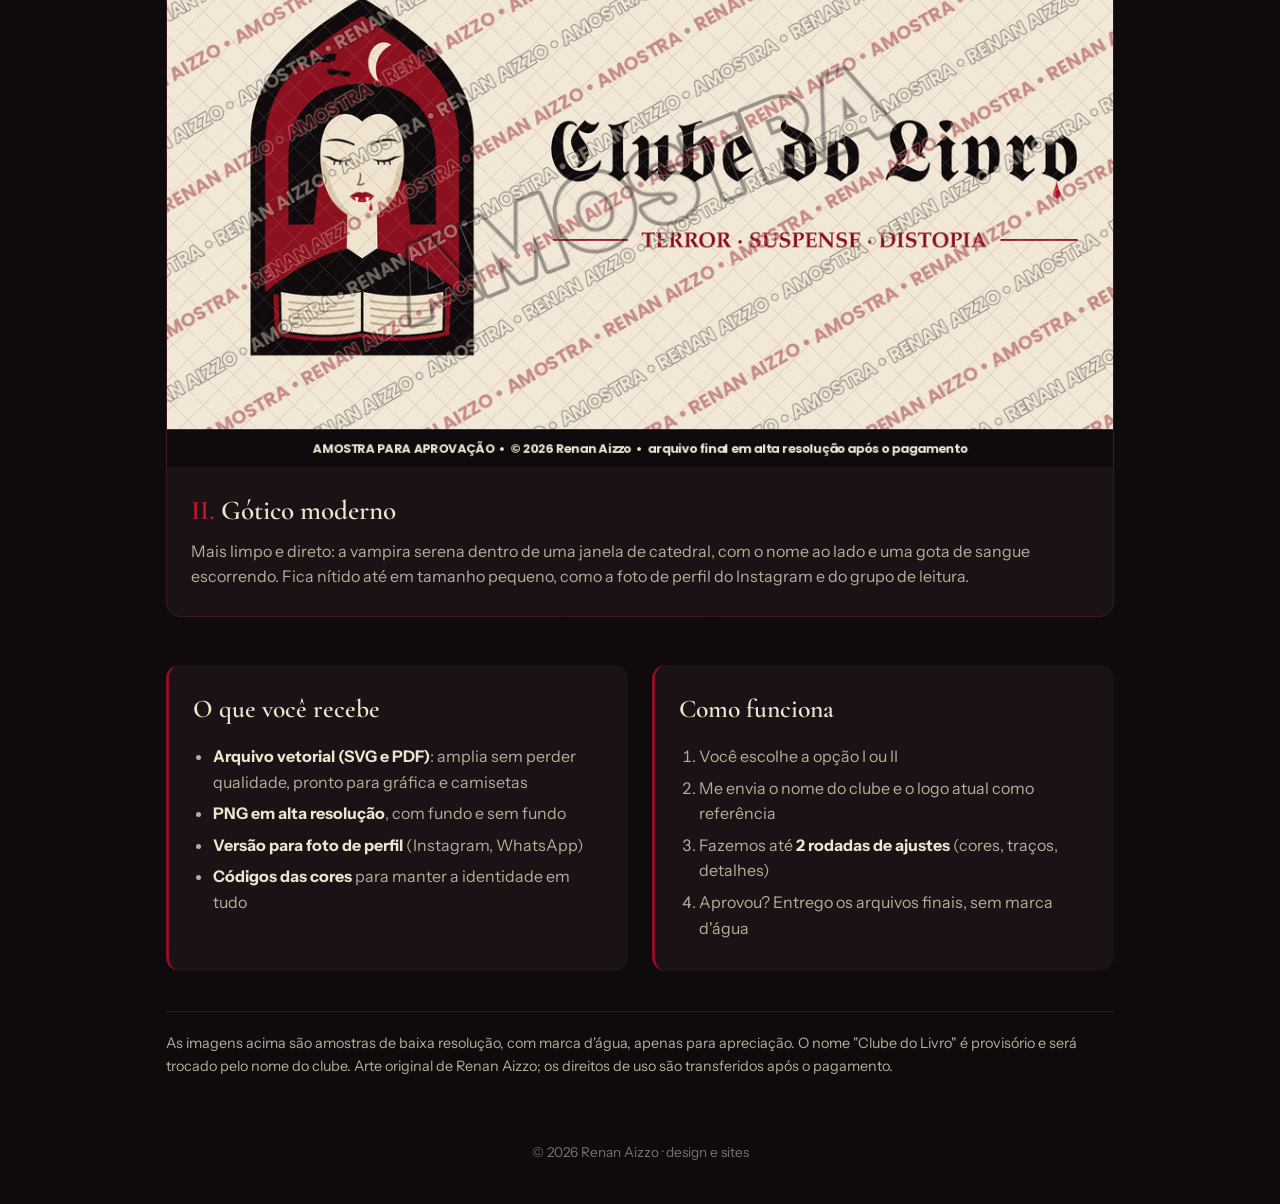
<file: propostas/clube-do-livro/index.html>
<!DOCTYPE html>
<html lang="pt-BR">
<head>
  <meta charset="UTF-8">
  <meta name="viewport" content="width=device-width, initial-scale=1">
  <title>Proposta de logotipo · Renan Aizzo</title>
  <!-- Página de proposta: não deve aparecer no Google -->
  <meta name="robots" content="noindex, nofollow">
  <meta name="description" content="Dois caminhos de logotipo para o clube do livro de terror, suspense e distopia.">

  <!-- PRÉVIA DO LINK no WhatsApp/redes -->
  <meta name="author" content="Renan Aizzo">
  <meta property="og:site_name" content="Renan Aizzo · design">
  <meta property="og:type" content="website">
  <meta property="og:title" content="Proposta de logotipo · 2 caminhos para a sua vampira">
  <meta property="og:description" content="Um emblema clássico e uma versão moderna. Escolha a sua favorita.">
  <meta property="og:image" content="https://renanaizzo.github.io/vitrine/propostas/clube-do-livro/img/previa.jpg">
  <meta property="og:image:width" content="1200">
  <meta property="og:image:height" content="630">
  <meta name="twitter:card" content="summary_large_image">
  <meta name="theme-color" content="#0f0a0c">
  <link rel="icon" href="data:image/svg+xml,<svg xmlns='http://www.w3.org/2000/svg' viewBox='0 0 32 32'><rect width='32' height='32' rx='7' fill='%238c1020'/><text x='16' y='23' font-family='Georgia,serif' font-size='20' font-weight='700' text-anchor='middle' fill='%23efe4cf'>R</text></svg>">

  <link rel="preconnect" href="https://fonts.googleapis.com">
  <link rel="preconnect" href="https://fonts.gstatic.com" crossorigin>
  <link href="https://fonts.googleapis.com/css2?family=UnifrakturMaguntia&family=Cormorant+Garamond:wght@500;600&family=Instrument+Sans:wght@400;600&display=swap" rel="stylesheet">

  <style>
    :root {
      --preto: #0f0a0c;
      --carvao: #1a1214;
      --marfim: #efe4cf;
      --marfim-suave: #b9ad99;
      --carmim: #8c1020;
      --sangue: #c0162d;
    }
    * { box-sizing: border-box; }
    body {
      margin: 0;
      background: radial-gradient(ellipse at top, #2a0d14 0%, var(--preto) 60%);
      color: var(--marfim);
      font-family: "Instrument Sans", system-ui, sans-serif;
      line-height: 1.6;
    }
    .conteudo { max-width: 980px; margin: 0 auto; padding: 56px 16px 40px; }
    .selo {
      font-size: .8rem; letter-spacing: .3em; text-transform: uppercase;
      color: var(--sangue); margin: 0 0 12px;
    }
    h1 {
      font-family: "UnifrakturMaguntia", serif; font-weight: 400;
      font-size: clamp(2.4rem, 7vw, 4.2rem); line-height: 1.1; margin: 0 0 16px;
    }
    .intro { font-size: 1.1rem; color: var(--marfim-suave); max-width: 640px; margin: 0; }

    .opcoes { display: grid; gap: 32px; margin: 48px 0; }
    .opcao {
      background: var(--carvao); border: 1px solid #3a1a20; border-radius: 14px;
      overflow: hidden;
    }
    .opcao img { display: block; width: 100%; height: auto; user-select: none; }
    .opcao__texto { padding: 22px 24px 26px; }
    .opcao h2 {
      font-family: "Cormorant Garamond", serif; font-weight: 600;
      font-size: 1.7rem; margin: 0 0 6px;
    }
    .opcao h2 span { color: var(--sangue); }
    .opcao p { margin: 0; color: var(--marfim-suave); }

    h3 {
      font-family: "Cormorant Garamond", serif; font-weight: 600;
      font-size: 1.6rem; margin: 0 0 14px;
    }
    .blocos { display: grid; gap: 24px; margin-bottom: 40px; }
    @media (min-width: 760px) { .blocos { grid-template-columns: 1fr 1fr; } }
    .bloco {
      background: var(--carvao); border-radius: 14px; padding: 24px;
      border-left: 3px solid var(--carmim);
    }
    .bloco ul, .bloco ol { margin: 0; padding-left: 20px; color: var(--marfim-suave); }
    .bloco li { margin-bottom: 6px; }
    .bloco strong { color: var(--marfim); }

    .aviso {
      font-size: .9rem; color: var(--marfim-suave); border-top: 1px solid #3a1a20;
      padding-top: 20px; margin: 0;
    }
    footer { text-align: center; padding: 24px 16px 40px; font-size: .85rem; color: #7d7263; }
  </style>
</head>
<body>
  <main class="conteudo">
    <p class="selo">Proposta de logotipo</p>
    <h1>Uma vampira à altura das suas leituras</h1>
    <p class="intro">
      Preparei dois caminhos para a nova marca do clube, os dois com a vampira como
      protagonista e o nome em letra gótica. Escolha o seu favorito: depois disso,
      ajustamos juntos cada detalhe até ficar com a cara de vocês.
    </p>

    <section class="opcoes">
      <article class="opcao">
        <img src="img/demo-1-emblema.png" alt="Opção 1: emblema circular com a vampira segurando um livro aberto que sangra, lua crescente, morcegos e o nome do clube numa fita vermelha" draggable="false" width="900" height="940">
        <div class="opcao__texto">
          <h2><span>I.</span> Emblema clássico</h2>
          <p>
            Um selo com cara de sociedade secreta: a vampira de olhos rubros segura um livro
            que sangra, cercada pela lua e por morcegos. Ideal para camisetas, ecobags,
            marcadores de página e o destaque do perfil.
          </p>
        </div>
      </article>

      <article class="opcao">
        <img src="img/demo-2-moderno.png" alt="Opção 2: a vampira de olhos fechados dentro de uma janela gótica, ao lado do nome do clube em letra gótica com uma gota de sangue" draggable="false" width="1000" height="540">
        <div class="opcao__texto">
          <h2><span>II.</span> Gótico moderno</h2>
          <p>
            Mais limpo e direto: a vampira serena dentro de uma janela de catedral, com o nome
            ao lado e uma gota de sangue escorrendo. Fica nítido até em tamanho pequeno,
            como a foto de perfil do Instagram e do grupo de leitura.
          </p>
        </div>
      </article>
    </section>

    <div class="blocos">
      <div class="bloco">
        <h3>O que você recebe</h3>
        <ul>
          <li><strong>Arquivo vetorial (SVG e PDF)</strong>: amplia sem perder qualidade, pronto para gráfica e camisetas</li>
          <li><strong>PNG em alta resolução</strong>, com fundo e sem fundo</li>
          <li><strong>Versão para foto de perfil</strong> (Instagram, WhatsApp)</li>
          <li><strong>Códigos das cores</strong> para manter a identidade em tudo</li>
        </ul>
      </div>
      <div class="bloco">
        <h3>Como funciona</h3>
        <ol>
          <li>Você escolhe a opção I ou II</li>
          <li>Me envia o nome do clube e o logo atual como referência</li>
          <li>Fazemos até <strong>2 rodadas de ajustes</strong> (cores, traços, detalhes)</li>
          <li>Aprovou? Entrego os arquivos finais, sem marca d'água</li>
        </ol>
      </div>
    </div>

    <p class="aviso">
      As imagens acima são amostras de baixa resolução, com marca d'água, apenas para
      apreciação. O nome "Clube do Livro" é provisório e será trocado pelo nome do clube.
      Arte original de Renan Aizzo; os direitos de uso são transferidos após o pagamento.
    </p>
  </main>

  <footer>© 2026 Renan Aizzo · design e sites</footer>
</body>
</html>
</file>
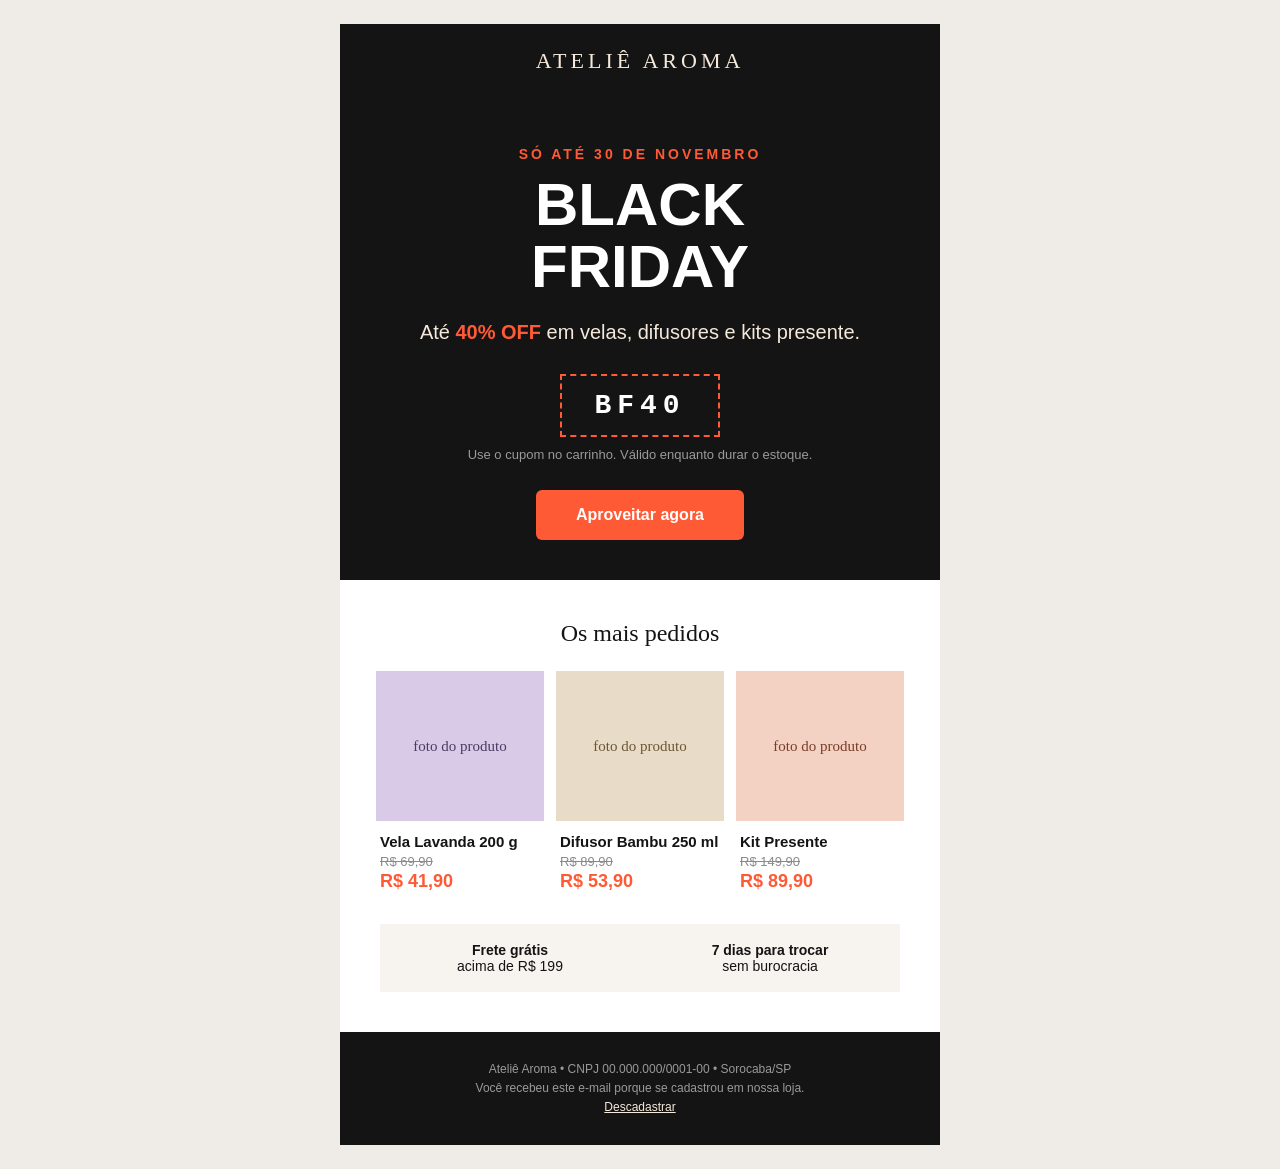
<file: design/emails/1-ecommerce-black-friday.html>
<!DOCTYPE html>
<html lang="pt-BR">
<head>
<meta charset="UTF-8">
<meta name="viewport" content="width=device-width, initial-scale=1">
<title>Black Friday – Ateliê Aroma</title>
<!-- Demo de portfólio: marca fictícia. Autor: Renan Aizzo -->
<style>
  @media (max-width:620px){
    .btn{padding:14px 22px!important;font-size:15px!important}
    .container{width:100%!important}
    .px{padding-left:20px!important;padding-right:20px!important}
    .col{display:block!important;width:100%!important;padding:0 0 16px 0!important}
    .hero-title{font-size:44px!important;line-height:48px!important}
  }
</style>
</head>
<body style="margin:0;padding:0;background:#efece8;">
<!-- Pré-cabeçalho: texto que aparece ao lado do assunto na caixa de entrada -->
<div style="display:none;max-height:0;overflow:hidden;opacity:0;">Só até 30/11: até 40% OFF em velas e difusores com o cupom BF40.</div>

<table role="presentation" width="100%" cellpadding="0" cellspacing="0" border="0" bgcolor="#efece8">
<tr><td align="center" style="padding:24px 12px;">
<table role="presentation" class="container" width="600" cellpadding="0" cellspacing="0" border="0" style="width:600px;max-width:600px;background:#ffffff;">

  <!-- Topo -->
  <tr><td class="px" align="center" style="padding:24px 40px;background:#141414;font-family:Georgia,'Times New Roman',serif;font-size:22px;letter-spacing:4px;color:#f5e9dc;">ATELIÊ AROMA</td></tr>

  <!-- Destaque -->
  <tr><td class="px" align="center" style="padding:48px 40px 40px;background:#141414;">
    <p style="margin:0 0 12px;font-family:Arial,Helvetica,sans-serif;font-size:14px;letter-spacing:3px;color:#ff5a36;font-weight:bold;">SÓ ATÉ 30 DE NOVEMBRO</p>
    <h1 class="hero-title" style="margin:0;font-family:Arial,Helvetica,sans-serif;font-size:60px;line-height:62px;color:#ffffff;font-weight:900;">BLACK<br>FRIDAY</h1>
    <p style="margin:20px 0 28px;font-family:Arial,Helvetica,sans-serif;font-size:20px;line-height:28px;color:#f5e9dc;">Até <strong style="color:#ff5a36;">40% OFF</strong> em velas, difusores e kits presente.</p>
    <!-- Cupom -->
    <table role="presentation" cellpadding="0" cellspacing="0" border="0"><tr>
      <td style="border:2px dashed #ff5a36;padding:14px 32px;font-family:'Courier New',monospace;font-size:28px;letter-spacing:6px;color:#ffffff;font-weight:bold;">BF40</td>
    </tr></table>
    <p style="margin:10px 0 28px;font-family:Arial,Helvetica,sans-serif;font-size:13px;color:#9a9a9a;">Use o cupom no carrinho. Válido enquanto durar o estoque.</p>
    <!-- Botão "à prova de bala": funciona até no Outlook -->
    <table role="presentation" cellpadding="0" cellspacing="0" border="0"><tr>
      <td bgcolor="#ff5a36" style="border-radius:6px;"><a class="btn" href="#" style="white-space:nowrap;text-align:center;display:inline-block;padding:16px 40px;font-family:Arial,Helvetica,sans-serif;font-size:16px;font-weight:bold;color:#ffffff;text-decoration:none;">Aproveitar agora</a></td>
    </tr></table>
  </td></tr>

  <!-- Produtos -->
  <tr><td class="px" style="padding:40px 30px 24px;">
    <h2 style="margin:0 0 24px;text-align:center;font-family:Georgia,'Times New Roman',serif;font-size:24px;color:#141414;font-weight:normal;">Os mais pedidos</h2>
    <table role="presentation" width="100%" cellpadding="0" cellspacing="0" border="0"><tr>
      <td class="col" width="33%" valign="top" style="padding:0 6px;">
        <table role="presentation" width="100%" cellpadding="0" cellspacing="0" border="0">
          <tr><td align="center" style="height:150px;background:#d9cbe8;font-family:Georgia,serif;font-size:15px;color:#4b3a63;">foto do produto</td></tr>
          <tr><td style="padding:12px 4px 0;font-family:Arial,Helvetica,sans-serif;font-size:15px;color:#141414;font-weight:bold;">Vela Lavanda 200 g</td></tr>
          <tr><td style="padding:4px 4px 0;font-family:Arial,Helvetica,sans-serif;font-size:13px;color:#8a8a8a;text-decoration:line-through;">R$ 69,90</td></tr>
          <tr><td style="padding:2px 4px 0;font-family:Arial,Helvetica,sans-serif;font-size:18px;color:#ff5a36;font-weight:bold;">R$ 41,90</td></tr>
        </table>
      </td>
      <td class="col" width="33%" valign="top" style="padding:0 6px;">
        <table role="presentation" width="100%" cellpadding="0" cellspacing="0" border="0">
          <tr><td align="center" style="height:150px;background:#e8dcc8;font-family:Georgia,serif;font-size:15px;color:#6b5636;">foto do produto</td></tr>
          <tr><td style="padding:12px 4px 0;font-family:Arial,Helvetica,sans-serif;font-size:15px;color:#141414;font-weight:bold;">Difusor Bambu 250 ml</td></tr>
          <tr><td style="padding:4px 4px 0;font-family:Arial,Helvetica,sans-serif;font-size:13px;color:#8a8a8a;text-decoration:line-through;">R$ 89,90</td></tr>
          <tr><td style="padding:2px 4px 0;font-family:Arial,Helvetica,sans-serif;font-size:18px;color:#ff5a36;font-weight:bold;">R$ 53,90</td></tr>
        </table>
      </td>
      <td class="col" width="33%" valign="top" style="padding:0 6px;">
        <table role="presentation" width="100%" cellpadding="0" cellspacing="0" border="0">
          <tr><td align="center" style="height:150px;background:#f3d2c4;font-family:Georgia,serif;font-size:15px;color:#7a3d27;">foto do produto</td></tr>
          <tr><td style="padding:12px 4px 0;font-family:Arial,Helvetica,sans-serif;font-size:15px;color:#141414;font-weight:bold;">Kit Presente</td></tr>
          <tr><td style="padding:4px 4px 0;font-family:Arial,Helvetica,sans-serif;font-size:13px;color:#8a8a8a;text-decoration:line-through;">R$ 149,90</td></tr>
          <tr><td style="padding:2px 4px 0;font-family:Arial,Helvetica,sans-serif;font-size:18px;color:#ff5a36;font-weight:bold;">R$ 89,90</td></tr>
        </table>
      </td>
    </tr></table>
  </td></tr>

  <!-- Benefícios -->
  <tr><td class="px" style="padding:8px 40px 40px;">
    <table role="presentation" width="100%" cellpadding="0" cellspacing="0" border="0" style="background:#f7f3ee;"><tr>
      <td class="col" width="50%" align="center" style="padding:18px 10px;font-family:Arial,Helvetica,sans-serif;font-size:14px;color:#141414;"><strong>Frete grátis</strong><br>acima de R$ 199</td>
      <td class="col" width="50%" align="center" style="padding:18px 10px;font-family:Arial,Helvetica,sans-serif;font-size:14px;color:#141414;"><strong>7 dias para trocar</strong><br>sem burocracia</td>
    </tr></table>
  </td></tr>

  <!-- Rodapé -->
  <tr><td class="px" align="center" style="padding:28px 40px;background:#141414;font-family:Arial,Helvetica,sans-serif;font-size:12px;line-height:19px;color:#9a9a9a;">
    Ateliê Aroma • CNPJ 00.000.000/0001-00 • Sorocaba/SP<br>
    Você recebeu este e-mail porque se cadastrou em nossa loja.<br>
    <a href="#" style="color:#f5e9dc;">Descadastrar</a>
  </td></tr>

</table>
</td></tr>
</table>
</body>
</html>
</file>
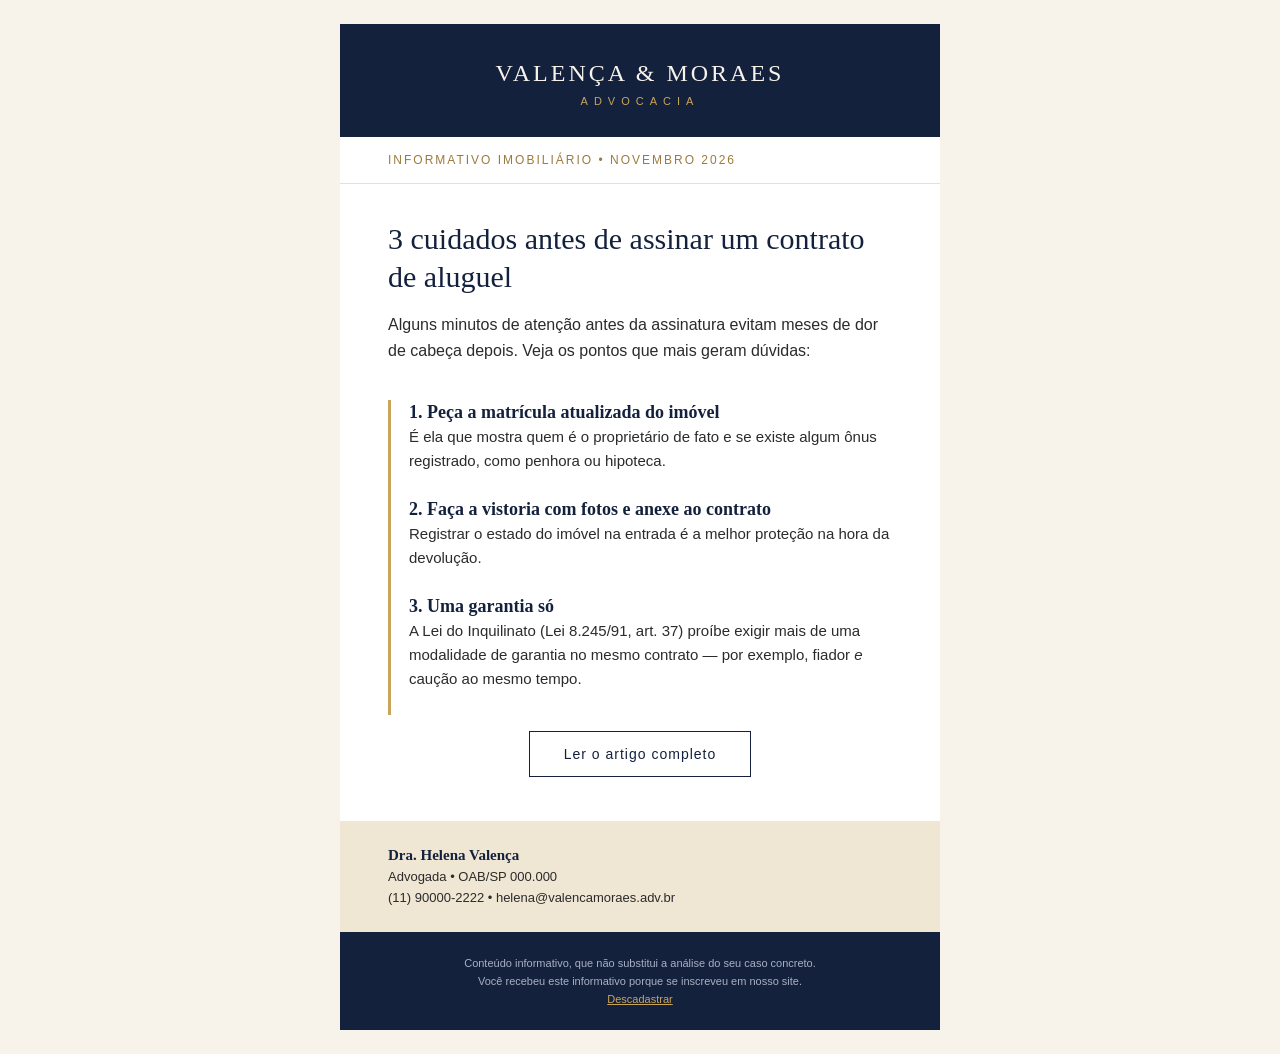
<file: design/emails/4-newsletter-advocacia.html>
<!DOCTYPE html>
<html lang="pt-BR">
<head>
<meta charset="UTF-8">
<meta name="viewport" content="width=device-width, initial-scale=1">
<title>Informativo Imobiliário – Valença &amp; Moraes</title>
<!-- Demo de portfólio: escritório fictício. Autor: Renan Aizzo -->
<style>
  @media (max-width:620px){
    .btn{padding:14px 22px!important;font-size:15px!important}
    .container{width:100%!important}
    .px{padding-left:20px!important;padding-right:20px!important}
    .h1{font-size:26px!important;line-height:32px!important}
  }
</style>
</head>
<body style="margin:0;padding:0;background:#f7f3ea;">
<div style="display:none;max-height:0;overflow:hidden;opacity:0;">Matrícula, vistoria e garantia: o que conferir antes de assinar o contrato de aluguel.</div>

<table role="presentation" width="100%" cellpadding="0" cellspacing="0" border="0" bgcolor="#f7f3ea">
<tr><td align="center" style="padding:24px 12px;">
<table role="presentation" class="container" width="600" cellpadding="0" cellspacing="0" border="0" style="width:600px;max-width:600px;background:#ffffff;">

  <tr><td class="px" align="center" style="padding:36px 40px 30px;background:#14213d;">
    <p style="margin:0;font-family:Georgia,'Times New Roman',serif;font-size:24px;letter-spacing:3px;color:#f7f3ea;">VALENÇA &amp; MORAES</p>
    <p style="margin:8px 0 0;font-family:Arial,Helvetica,sans-serif;font-size:11px;letter-spacing:6px;color:#c9a55c;">ADVOCACIA</p>
  </td></tr>

  <tr><td class="px" style="padding:16px 48px;border-bottom:1px solid #e8e1d2;font-family:Arial,Helvetica,sans-serif;font-size:12px;letter-spacing:2px;color:#9c7a3c;">INFORMATIVO IMOBILIÁRIO • NOVEMBRO 2026</td></tr>

  <tr><td class="px" style="padding:36px 48px 8px;font-family:Georgia,'Times New Roman',serif;color:#2b2b2b;">
    <h1 class="h1" style="margin:0 0 16px;font-size:30px;line-height:38px;color:#14213d;font-weight:normal;">3 cuidados antes de assinar um contrato de aluguel</h1>
    <p style="margin:0 0 28px;font-family:Arial,Helvetica,sans-serif;font-size:16px;line-height:26px;">Alguns minutos de atenção antes da assinatura evitam meses de dor de cabeça depois. Veja os pontos que mais geram dúvidas:</p>
  </td></tr>

  <tr><td class="px" style="padding:0 48px;">
    <table role="presentation" width="100%" cellpadding="0" cellspacing="0" border="0">
      <tr><td style="padding:0 0 24px 18px;border-left:3px solid #c9a55c;font-family:Arial,Helvetica,sans-serif;font-size:15px;line-height:24px;color:#2b2b2b;">
        <strong style="font-family:Georgia,serif;font-size:18px;color:#14213d;">1. Peça a matrícula atualizada do imóvel</strong><br>
        É ela que mostra quem é o proprietário de fato e se existe algum ônus registrado, como penhora ou hipoteca.
      </td></tr>
      <tr><td style="padding:0 0 24px 18px;border-left:3px solid #c9a55c;font-family:Arial,Helvetica,sans-serif;font-size:15px;line-height:24px;color:#2b2b2b;">
        <strong style="font-family:Georgia,serif;font-size:18px;color:#14213d;">2. Faça a vistoria com fotos e anexe ao contrato</strong><br>
        Registrar o estado do imóvel na entrada é a melhor proteção na hora da devolução.
      </td></tr>
      <tr><td style="padding:0 0 24px 18px;border-left:3px solid #c9a55c;font-family:Arial,Helvetica,sans-serif;font-size:15px;line-height:24px;color:#2b2b2b;">
        <strong style="font-family:Georgia,serif;font-size:18px;color:#14213d;">3. Uma garantia só</strong><br>
        A Lei do Inquilinato (Lei 8.245/91, art. 37) proíbe exigir mais de uma modalidade de garantia no mesmo contrato — por exemplo, fiador <em>e</em> caução ao mesmo tempo.
      </td></tr>
    </table>
  </td></tr>

  <tr><td align="center" style="padding:16px 48px 44px;">
    <table role="presentation" cellpadding="0" cellspacing="0" border="0"><tr>
      <td style="border:1px solid #14213d;"><a class="btn" href="#" style="white-space:nowrap;text-align:center;display:inline-block;padding:14px 34px;font-family:Arial,Helvetica,sans-serif;font-size:14px;letter-spacing:1px;color:#14213d;text-decoration:none;">Ler o artigo completo</a></td>
    </tr></table>
  </td></tr>

  <tr><td class="px" style="padding:24px 48px;background:#efe6d3;font-family:Arial,Helvetica,sans-serif;font-size:13px;line-height:21px;color:#2b2b2b;">
    <strong style="font-family:Georgia,serif;font-size:15px;color:#14213d;">Dra. Helena Valença</strong><br>
    Advogada • OAB/SP 000.000<br>
    (11) 90000-2222 • helena@valencamoraes.adv.br
  </td></tr>

  <tr><td class="px" align="center" style="padding:22px 40px;background:#14213d;font-family:Arial,Helvetica,sans-serif;font-size:11px;line-height:18px;color:#a9b0c2;">
    Conteúdo informativo, que não substitui a análise do seu caso concreto.<br>
    Você recebeu este informativo porque se inscreveu em nosso site.<br>
    <a href="#" style="color:#c9a55c;">Descadastrar</a>
  </td></tr>

</table>
</td></tr>
</table>
</body>
</html>
</file>
<file: css/vitrine.css>
/*
  vitrine.css — APARÊNCIA DA VITRINE
  A vitrine é discreta de propósito: quem tem que brilhar são as demos.
  Tema escuro em GRAFITE neutro (sem cor própria), para não competir com as miniaturas.
  Os nomes das variáveis vêm da versão clara; os valores agora são do tema escuro.
*/

:root {
  --marinho: #eef1f6;          /* texto principal (claro) */
  --marinho-suave: #9ba5b6;
  --fundo: #0d0f14;            /* grafite quase preto */
  --branco: #161a22;           /* fundo dos cartões */
  --borda: #262c38;
  --destaque: #8fb0ff;         /* azul claro: lê bem no escuro */
  --fonte: "Instrument Sans", system-ui, sans-serif;
  color-scheme: dark;
}

*, *::before, *::after { box-sizing: border-box; }

body {
  margin: 0;
  font-family: var(--fonte);
  line-height: 1.5;
  color: var(--marinho);
  background: var(--fundo);
}

:focus-visible { outline: 3px solid var(--destaque); outline-offset: 3px; }

/* ---------- Topo ---------- */
.topo {
  max-width: 1100px;
  margin: 0 auto;
  padding: 3.5rem 1rem 2.5rem;
}
.topo__marca { margin: 0 0 1.5rem; font-weight: 600; color: var(--marinho-suave); }
.topo__titulo {
  margin: 0;
  max-width: 16ch;              /* quebra o título em linhas curtas */
  font-size: clamp(2.2rem, 7vw, 4rem);
  font-weight: 700;
  line-height: 1.05;
  letter-spacing: -0.02em;
}
.topo__texto { max-width: 60ch; margin: 1.25rem 0 0; font-size: 1.1rem; color: var(--marinho-suave); }

/* ---------- Lista de cartões ---------- */
.vitrine { max-width: 1100px; margin: 0 auto; padding: 0 1rem 3rem; }
.vitrine__lista {
  list-style: none; margin: 0; padding: 0;
  display: grid;
  gap: 1.25rem;
  /* Quantas colunas couberem, cada uma com no mínimo 280px */
  grid-template-columns: repeat(auto-fill, minmax(280px, 1fr));
}

.cartao {
  background: var(--branco);
  border: 1px solid var(--borda);
  border-radius: 14px;
  overflow: hidden;
  transition: transform 0.2s, border-color 0.2s;
}
/* O cartão sobe um pouco ao passar o mouse (só os que são link) */
.cartao:has(.cartao__link:hover) { transform: translateY(-4px); border-color: #3a4252; }
.cartao__link { display: block; color: inherit; text-decoration: none; height: 100%; }
.cartao__link:hover .cartao__acao { text-decoration: underline; }
.cartao__texto { padding: 1.1rem 1.25rem 1.4rem; }
.cartao__texto h2 { margin: 0 0 0.4rem; font-size: 1.25rem; }
.cartao__texto p { margin: 0 0 1rem; color: var(--marinho-suave); }
.cartao__acao { font-weight: 700; color: var(--destaque); }
.cartao__selo {
  display: inline-block;
  padding: 0.2rem 0.7rem;
  border: 1px solid var(--borda);
  border-radius: 999px;
  font-size: 0.85rem;
  color: var(--marinho-suave);
}
.cartao--em-breve .miniatura { filter: saturate(0.55); }

/* ---------- Miniaturas: cada uma usa a identidade da sua demo ---------- */
.miniatura {
  height: 170px;
  display: grid;
  place-items: center;
  text-align: center;
}
.miniatura__nome { font-size: 2.3rem; line-height: 0.95; }

/* Lanchonete: tema escuro "brasa" (mesmas cores da demo) */
.miniatura--lanchonete {
  position: relative;
  overflow: hidden;
  background:
    radial-gradient(circle at 85% 10%, rgba(255, 122, 26, 0.55), transparent 55%),
    radial-gradient(circle at 10% 100%, rgba(255, 194, 61, 0.2), transparent 50%),
    #120d0a;
}
.miniatura--lanchonete .miniatura__nome {
  position: relative;
  z-index: 1;
  font-family: "Unbounded", sans-serif;
  font-weight: 800;
  font-size: 1.9rem;
  letter-spacing: -0.03em;
  /* Texto pintado com degradê */
  background: linear-gradient(120deg, #ffc23d, #ff7a1a 55%, #ff5440);
  -webkit-background-clip: text;
  background-clip: text;
  color: transparent;
}
.miniatura__bolha {
  position: absolute;
  display: grid;
  place-items: center;
  border-radius: 50%;
  background: rgba(255, 236, 220, 0.08);
  border: 1px solid rgba(255, 214, 180, 0.15);
  color: #ffc23d;   /* ícone âmbar, como na demo */
}
.miniatura__bolha--1 { width: 64px; height: 64px; font-size: 1.9rem; left: 8%; bottom: 10%; }
.miniatura__bolha--2 { width: 48px; height: 48px; font-size: 1.4rem; right: 8%; top: 12%; }

/* Hamburgueria: carvão com letras de fogo e brilho de brasa embaixo */
.miniatura--hamburgueria {
  background:
    radial-gradient(ellipse at 50% 120%, rgba(255, 106, 0, 0.5), transparent 60%),
    #110d0b;
}
.miniatura--hamburgueria .miniatura__nome {
  font-family: "Bowlby One", sans-serif;
  /* Letras pintadas com o degradê de fogo; a sombra preta vem do "drop-shadow"
     (text-shadow cobriria o degradê) */
  background: linear-gradient(0deg, #e3261b, #ff6a00 45%, #ffc300);
  -webkit-background-clip: text;
  background-clip: text;
  color: transparent;
  filter: drop-shadow(3px 3px 0 #161210);
}

/* Açaí: roxo escuro "holográfico" (mesmas cores da demo) */
.miniatura--acai {
  background:
    radial-gradient(circle at 90% 10%, rgba(255, 79, 163, 0.45), transparent 50%),
    radial-gradient(circle at 5% 95%, rgba(198, 244, 50, 0.3), transparent 45%),
    radial-gradient(circle at 20% 10%, rgba(139, 44, 245, 0.35), transparent 50%),
    #0e0616;
}
.miniatura--acai .miniatura__nome {
  font-family: "Sora", sans-serif;
  font-weight: 800;
  letter-spacing: -0.05em;
  background: linear-gradient(120deg, #8b2cf5, #ff4fa3 60%, #ffb36b);
  -webkit-background-clip: text;
  background-clip: text;
  color: transparent;
}

/* Barbearia: carvão quente com letras cobre (mesmas cores da demo) */
.miniatura--barbearia {
  background:
    radial-gradient(ellipse at 50% 0%, rgba(200, 145, 90, 0.22), transparent 65%),
    #111010;
}
.miniatura--barbearia .miniatura__nome {
  font-family: "Bricolage Grotesque", sans-serif;
  font-weight: 800;
  font-size: 2rem;
  letter-spacing: -0.03em;
  color: #c8915a;
}

/* Peças gráficas: três cartões de visita em leque, nas cores das marcas */
.miniatura--design {
  position: relative;
  overflow: hidden;
  background: radial-gradient(circle at 50% 120%, rgba(143, 176, 255, 0.18), transparent 60%), #10131a;
}
.mini-cartao {
  position: absolute;
  width: 132px;
  height: 77px;               /* proporção 90 × 50 mm */
  border-radius: 6px;
  box-shadow: 0 8px 20px rgba(0, 0, 0, 0.5);
}
.mini-cartao--1 { background: linear-gradient(115deg, #0B3B3C 62%, #2EC4B6 62%); transform: translate(-70px, 8px) rotate(-10deg); }
.mini-cartao--2 { background: linear-gradient(135deg, #0A1F44, #06142E); border: 1px solid #5EC8F2; transform: translate(0, -6px); z-index: 1; }
.mini-cartao--3 { background: #14213D; outline: 1px solid #C9A55C; outline-offset: -7px; transform: translate(70px, 8px) rotate(10deg); }

.rodape { padding: 1rem 1rem 3rem; text-align: center; color: var(--marinho-suave); }
</file>
<file: design/design.css>
/*
  design.css — só o que a página de peças gráficas precisa a mais.
  Cores e fonte vêm das variáveis de ../css/vitrine.css.
*/

.voltar { color: var(--destaque); text-decoration: none; }
.voltar:hover { text-decoration: underline; }

.design { max-width: 1100px; margin: 0 auto; padding: 0 1rem 2rem; }

.secao { margin-bottom: 4rem; }
.secao__titulo { margin: 0 0 0.4rem; font-size: 1.6rem; letter-spacing: -0.01em; }
.secao__texto { max-width: 60ch; margin: 0 0 2rem; color: var(--marinho-suave); }

/* ---------- Cartões de visita ---------- */
.marca {
  display: grid;
  gap: 1.25rem;
  padding: 1.5rem;
  margin-bottom: 1.25rem;
  background: var(--branco);
  border: 1px solid var(--borda);
  border-radius: 14px;
}
.marca__texto h3 { margin: 0; font-size: 1.3rem; }
.marca__nicho { margin: 0.15rem 0 0.75rem; font-weight: 600; color: var(--destaque); }
.marca__texto p:last-child { margin: 0; max-width: 70ch; color: var(--marinho-suave); }

/* Frente e verso lado a lado; no celular, um embaixo do outro */
.marca__faces { display: grid; gap: 1rem; grid-template-columns: repeat(auto-fit, minmax(260px, 1fr)); }
.marca__faces figure { margin: 0; }
.marca__faces img {
  display: block;
  width: 100%;
  height: auto;
  border-radius: 8px;
  /* sombra leve para o cartão "descolar" do fundo escuro */
  box-shadow: 0 10px 30px rgba(0, 0, 0, 0.45);
  background: #222834;   /* aparece enquanto a imagem carrega */
}
.marca__faces figcaption { margin-top: 0.5rem; font-size: 0.9rem; color: var(--marinho-suave); }

/* ---------- E-mails ---------- */
.emails {
  list-style: none; margin: 0; padding: 0;
  display: grid;
  gap: 1.25rem;
  grid-template-columns: repeat(auto-fill, minmax(240px, 1fr));
}
.email {
  background: var(--branco);
  border: 1px solid var(--borda);
  border-radius: 14px;
  overflow: hidden;
  transition: transform 0.2s, border-color 0.2s;
}
.email:has(.email__link:hover) { transform: translateY(-4px); border-color: #3a4252; }
.email__link { display: flex; flex-direction: column; height: 100%; color: inherit; text-decoration: none; }
.email__link:hover .cartao__acao { text-decoration: underline; }
.email__previa {
  display: block;
  width: 100%;
  height: 260px;
  object-fit: cover;          /* mostra o topo do e-mail, recortando o resto */
  object-position: top;
  background: #222834;
  border-bottom: 1px solid var(--borda);
}
.email__texto { display: flex; flex-direction: column; gap: 0.35rem; padding: 1rem 1.1rem 1.25rem; }
.email__texto span:not(.cartao__acao) { color: var(--marinho-suave); font-size: 0.95rem; }
.email__texto .cartao__acao { margin-top: auto; padding-top: 0.5rem; }

.nota { margin-top: 1.5rem; font-size: 0.95rem; color: var(--marinho-suave); }
.nota code { padding: 0.1rem 0.35rem; border-radius: 4px; background: var(--branco); border: 1px solid var(--borda); }
</file>
<file: demos/acai/css/estilos.css>
/*
  estilos.css — APARÊNCIA DA DEMO "AÇAÍ DA PRAÇA"
  -----------------------------------------------
  Futurista ESCURO, estilo "aurora/holográfico": fundo roxo quase preto com
  manchas de cor que se movem devagar, painéis de vidro escuro, brilho
  verde-limão neon e um degradê iridescente (roxo → rosa → pêssego) nos destaques.

  "Mobile-first": o estilo base é para celular; telas maiores ganham ajustes no fim.
*/

/* ---------- 1. VARIÁVEIS ---------- */
:root {
  --fundo: #0e0616;            /* roxo quase preto */
  --painel: #1b0d28;           /* cartões, campos, janelas */
  --painel-escuro: #150920;
  --tinta: #f4eaff;            /* TEXTO principal (lilás bem claro) */
  --tinta-suave: #b8a5cc;
  --roxo: #d6b0ff;             /* roxo CLARO para preços e destaques em texto */
  --acai: #5b1a7a;             /* a cor do açaí (usada no desenho do copo) */
  --roxo-escuro: #2a0b3d;      /* faixas, rodapé e texto escuro sobre o limão */
  --roxo-vivo: #a64dff;
  --rosa: #ff4fa3;
  --limao: #c6f432;            /* verde-limão neon */
  --whats: #25d366;

  --vidro: rgba(255, 255, 255, 0.06);
  --vidro-forte: rgba(255, 255, 255, 0.1);
  --borda-vidro: rgba(255, 255, 255, 0.13);
  --linha: rgba(255, 255, 255, 0.1);

  /* Degradê "holográfico", usado em botões, destaques e bordas */
  --holo: linear-gradient(120deg, #8b2cf5, var(--rosa) 55%, #ffb36b);
  --sombra: 0 18px 40px -22px rgba(0, 0, 0, 0.8);
  --brilho-limao: 0 0 0 4px rgba(198, 244, 50, 0.45), 0 0 26px rgba(198, 244, 50, 0.55);

  --fonte-titulo: "Sora", system-ui, sans-serif;
  --fonte-texto: "Plus Jakarta Sans", system-ui, sans-serif;
  --raio: 24px;
  --altura-topo: 66px;

  /* Tema escuro: campos, select e barras de rolagem nativos também ficam escuros */
  color-scheme: dark;
}

/* ---------- 2. BASE ---------- */
*, *::before, *::after { box-sizing: border-box; }
[hidden] { display: none !important; }

body {
  margin: 0;
  font-family: var(--fonte-texto);
  font-size: 1rem;
  line-height: 1.55;
  color: var(--tinta);
  /* "Aurora": manchas grandes de cor espalhadas pelo fundo */
  background:
    radial-gradient(700px 500px at 100% 0%, rgba(255, 79, 163, 0.18), transparent 60%),
    radial-gradient(600px 500px at 0% 35%, rgba(139, 44, 245, 0.16), transparent 60%),
    radial-gradient(600px 400px at 90% 70%, rgba(198, 244, 50, 0.2), transparent 60%),
    var(--fundo);
  overflow-x: hidden;
}

h1, h2, h3, h4, h5 { margin: 0; line-height: 1.12; }
[id] { scroll-margin-top: calc(var(--altura-topo) + 1rem); }
:focus-visible { outline: 3px solid var(--roxo-vivo); outline-offset: 3px; }

.aviso-demo { margin: 0; padding: 0.35rem 1rem; background: var(--roxo-escuro); color: #e9dcff; font-size: 0.8rem; text-align: center; }

.titulo-secao {
  font-family: var(--fonte-titulo);
  font-weight: 700;
  font-size: clamp(1.6rem, 5.5vw, 2.4rem);
  letter-spacing: -0.035em;
}
.sobretitulo {
  display: inline-flex;
  align-items: center;
  gap: 0.4rem;
  margin: 0 0 0.7rem;
  color: var(--roxo-vivo);
  font-size: 0.78rem;
  font-weight: 700;
  letter-spacing: 0.14em;
  text-transform: uppercase;
}
.sobretitulo::before { content: ""; width: 18px; height: 3px; border-radius: 3px; background: var(--holo); }
.secao__intro { max-width: 40rem; margin: 1.25rem 0 1.5rem; color: var(--tinta-suave); font-size: 1.05rem; }

/* ÍCONES (desenhos da biblioteca Lucide, em SVG dentro do HTML), no lugar dos emojis da interface.
   Só o desenho fica no HTML; espessura e arredondamento do traço ficam aqui, iguais aos da sacola.
   "currentColor" = a cor do texto ao redor. */
.icone {
  width: 1.15em;
  height: 1.15em;
  flex-shrink: 0;
  fill: none;
  stroke: currentColor;
  stroke-width: 1.8;
  stroke-linecap: round;
  stroke-linejoin: round;
}
/* "Entrega / Retirar": ícone e texto lado a lado, centralizados */
.opcao-receber span { display: inline-flex; align-items: center; justify-content: center; gap: 0.4rem; }

/* ---------- 3. BOTÕES ---------- */
.botao {
  display: inline-flex;
  align-items: center;
  justify-content: center;
  gap: 0.4rem;
  min-height: 52px;
  padding: 0.75rem 1.6rem;
  border: 0;
  border-radius: 999px;
  font: 700 1rem var(--fonte-texto);
  text-decoration: none;
  cursor: pointer;
  transition: transform 0.15s, box-shadow 0.2s, filter 0.2s;
}
.botao:hover { transform: translateY(-2px); }
.botao:active { transform: scale(0.97); }
.botao--roxo {
  background: var(--holo);
  background-size: 160% 100%;
  color: #fff;
  box-shadow: 0 14px 30px -12px rgba(139, 44, 245, 0.7);
  animation: deslizar-holo 6s ease-in-out infinite alternate;  /* o degradê "anda" devagar */
}
@keyframes deslizar-holo { to { background-position: 100% 0; } }
.botao--claro { background: var(--vidro-forte); color: var(--tinta); border: 1px solid var(--borda-vidro); box-shadow: var(--sombra); backdrop-filter: blur(10px); }
.botao--whats { background: var(--whats); color: #062b14; box-shadow: 0 12px 26px -12px rgba(37, 211, 102, 0.8); }
.botao--largo { width: 100%; }

/* ---------- 4. TOPO FIXO (vidro claro) ---------- */
.topo {
  position: sticky;
  top: 0;
  z-index: 20;
  display: flex;
  align-items: center;
  gap: 1rem;
  height: var(--altura-topo);
  padding: 0 1rem;
  background: rgba(14, 6, 22, 0.75);
  backdrop-filter: blur(16px) saturate(160%);
  -webkit-backdrop-filter: blur(16px) saturate(160%);
  border-bottom: 1px solid var(--linha);
}
.topo__marca { display: flex; align-items: center; gap: 0.6rem; margin-right: auto; color: var(--tinta); text-decoration: none; }
.topo__logo {
  display: grid; place-items: center;
  width: 40px; height: 40px;
  border-radius: 14px;
  background: var(--roxo-escuro);
  box-shadow: 0 0 0 2px var(--limao);
  color: var(--limao);
  font: 700 1.15rem var(--fonte-titulo);
}
.topo__nome { font: 700 1.05rem var(--fonte-titulo); letter-spacing: -0.03em; }
.topo__links { display: none; gap: 1.5rem; }
.topo__links a { color: var(--tinta-suave); font-weight: 700; text-decoration: none; }
.topo__links a:hover { color: var(--roxo-vivo); }

.sacola {
  position: relative;
  display: grid; place-items: center;
  width: 46px; height: 46px;
  border-radius: 16px;
  background: var(--roxo-escuro);
  border: 1px solid rgba(198, 244, 50, 0.45);   /* contorno limão: não some no fundo escuro */
  color: #fff;
}
.sacola__qtd {
  position: absolute;
  top: -7px; right: -7px;
  min-width: 23px; height: 23px;
  padding: 0 6px;
  display: grid; place-items: center;
  border-radius: 999px;
  background: var(--limao);
  color: var(--roxo-escuro);
  font-size: 0.75rem;
  font-weight: 700;
  box-shadow: 0 0 12px rgba(198, 244, 50, 0.9);
}
.sacola--pulo { animation: pulo 0.45s ease; }
@keyframes pulo { 30% { transform: scale(1.2) rotate(-8deg); } 60% { transform: scale(0.95) rotate(4deg); } }

/* ---------- 5. HERO ---------- */
.hero {
  position: relative;
  display: grid;
  gap: 2rem;
  max-width: 1200px;
  margin: 0 auto;
  padding: 2.5rem 1rem 1rem;
  isolation: isolate;
}
/* A caixa das bolhas ocupa a LARGURA DA TELA (100vw), não só a do hero, para o corte
   não aparecer como uma linha reta; e desce um pouco, para o corte de baixo ficar
   escondido atrás da onda */
.hero__bolhas {
  position: absolute;
  z-index: -1;
  top: -40px; bottom: -80px;
  left: calc(50% - 50vw);
  width: 100vw;
  overflow: hidden;
  pointer-events: none;
}
.hero__bolhas span { position: absolute; border-radius: 50%; filter: blur(50px); opacity: 0.55; animation: flutuar 12s ease-in-out infinite alternate; }
.hero__bolhas span:nth-child(1) { width: 300px; height: 300px; right: -60px; top: -40px; background: var(--rosa); }
.hero__bolhas span:nth-child(2) { width: 260px; height: 260px; right: 22%; top: 45%; background: var(--roxo-vivo); opacity: 0.35; animation-delay: -4s; }
.hero__bolhas span:nth-child(3) { width: 220px; height: 220px; left: -60px; bottom: 0; background: var(--limao); opacity: 0.45; animation-delay: -8s; }
@keyframes flutuar { to { transform: translate(-30px, 30px) scale(1.15); } }

.selo {
  display: inline-flex; align-items: center; gap: 0.5rem;
  margin: 0 0 1rem;
  padding: 0.35rem 0.85rem;
  border-radius: 999px;
  background: var(--vidro-forte);
  border: 1px solid var(--borda-vidro);
  box-shadow: var(--sombra);
  font-size: 0.85rem;
  font-weight: 700;
}
.selo__ponto { width: 9px; height: 9px; border-radius: 50%; background: #22c55e; box-shadow: 0 0 0 0 rgba(34, 197, 94, 0.7); animation: pulsar 1.8s infinite; }
@keyframes pulsar { 70% { box-shadow: 0 0 0 9px rgba(34, 197, 94, 0); } 100% { box-shadow: 0 0 0 0 rgba(34, 197, 94, 0); } }
.selo--fechado .selo__ponto { background: var(--rosa); animation: none; }

.hero__titulo {
  font-family: var(--fonte-titulo);
  font-weight: 700;
  font-size: clamp(2.6rem, 11vw, 5rem);
  letter-spacing: -0.055em;
  line-height: 0.98;
}
/* "do seu jeito." pintado com o degradê holográfico */
.destaque {
  background: var(--holo);
  -webkit-background-clip: text;
  background-clip: text;
  color: transparent;
}
.hero__frase { max-width: 32rem; margin: 1.2rem 0 1.6rem; color: var(--tinta-suave); font-size: 1.1rem; }
.hero__botoes { display: flex; flex-wrap: wrap; gap: 0.8rem; }
.hero__fatos { display: flex; gap: 0.6rem; flex-wrap: wrap; list-style: none; margin: 1.5rem 0 0; padding: 0; }
.hero__fatos li {
  padding: 0.35rem 0.85rem;
  border-radius: 999px;
  background: var(--vidro);
  border: 1px solid var(--borda-vidro);
  color: var(--tinta-suave);
  font-size: 0.88rem;
}
.hero__fatos strong { color: var(--roxo); }

/* Espaço da foto do topo. Enquanto não houver foto real, mostra o aviso [PREENCHER] */
.hero__foto {
  width: 100%;
  aspect-ratio: 4 / 3;
  border-radius: var(--raio);
  border: 1px solid var(--borda-vidro);
  box-shadow: var(--sombra);
  object-fit: cover;
}
.hero__foto--vazia {
  display: grid; place-items: center; padding: 1rem;
  border-style: dashed;
  background: var(--vidro);
  color: var(--tinta-suave); font-size: 0.9rem; text-align: center;
}

/* Onda que separa o hero da faixa roxa */
/* "position: relative" faz a onda e a faixa serem pintadas POR CIMA das bolhas do hero
   (elementos posicionados são pintados depois dos normais, na ordem do HTML) */
.onda { position: relative; display: block; width: 100%; height: 50px; margin-bottom: -1px; fill: var(--roxo-escuro); }
.faixa-roxa { position: relative; }

/* ---------- 6. FAIXA ROXA COM OS BLOCOS DE GRUPO ---------- */
.faixa-roxa {
  background:
    radial-gradient(500px 240px at 85% 0%, rgba(255, 79, 163, 0.35), transparent 70%),
    radial-gradient(500px 240px at 10% 100%, rgba(198, 244, 50, 0.18), transparent 70%),
    var(--roxo-escuro);
  color: #fff;
}
.grupos { max-width: 1200px; margin: 0 auto; padding: 1.5rem 1rem 2.5rem; }
.grupos__grade {
  display: grid;
  grid-auto-flow: column;
  grid-auto-columns: 150px;
  gap: 0.8rem;
  margin: 1.1rem -1rem 0;
  padding: 0.25rem 1rem 0.5rem;
  overflow-x: auto;
  scroll-snap-type: x mandatory;
  scrollbar-width: none;
}
.grupos__grade::-webkit-scrollbar { display: none; }
.grupo {
  scroll-snap-align: start;
  display: grid;
  justify-items: start;
  gap: 0.15rem;
  padding: 1rem;
  border: 1px solid rgba(255, 255, 255, 0.16);
  border-radius: var(--raio);
  background: rgba(255, 255, 255, 0.07);
  color: #fff;
  font: inherit;
  text-align: left;
  cursor: pointer;
  transition: transform 0.2s, border-color 0.2s, box-shadow 0.2s;
}
.grupo:hover { transform: translateY(-4px); border-color: var(--limao); box-shadow: 0 0 24px rgba(198, 244, 50, 0.35); }
.grupo__icone {
  display: grid; place-items: center;
  width: 50px; height: 50px;
  margin-bottom: 0.5rem;
  border-radius: 16px;
  background: rgba(255, 255, 255, 0.12);
  font-size: 1.7rem;
}
.grupo__nome { font: 700 0.98rem var(--fonte-titulo); letter-spacing: -0.02em; }
.grupo__qtd { color: rgba(255, 255, 255, 0.65); font-size: 0.8rem; }

/* ---------- 7. LAYOUT ---------- */
.conteudo { max-width: 1200px; margin: 0 auto; padding: 2.5rem 1rem 1rem; }

/* ---------- 8. CARDÁPIO ---------- */
.categorias {
  position: sticky;
  top: var(--altura-topo);
  z-index: 10;
  margin: 0.75rem -1rem 0;
  background: rgba(14, 6, 22, 0.85);
  backdrop-filter: blur(14px);
  -webkit-backdrop-filter: blur(14px);
  border-bottom: 1px solid var(--linha);
}
.categorias__linha { display: flex; gap: 0.5rem; padding: 0.7rem 1rem; overflow-x: auto; scrollbar-width: none; }
.categorias__linha::-webkit-scrollbar { display: none; }
.categorias__linha--sub { padding-top: 0; }
.categorias__botao {
  flex-shrink: 0;
  padding: 0.5rem 1.05rem;
  border: 1px solid var(--borda-vidro);
  border-radius: 999px;
  background: var(--vidro);
  color: var(--tinta);
  font: 700 0.9rem var(--fonte-texto);
  white-space: nowrap;
  cursor: pointer;
}
.categorias__botao:hover { background: var(--vidro-forte); }
.categorias__botao--ativo,
.categorias__botao--ativo:hover { background: var(--limao); border-color: var(--limao); color: var(--roxo-escuro); box-shadow: 0 0 18px rgba(198, 244, 50, 0.45); }

.cardapio__grupo-titulo { margin: 2rem 0 0.9rem; font: 700 1.45rem var(--fonte-titulo); letter-spacing: -0.03em; }
.cardapio__categoria { margin: 0.6rem 0 0.8rem; color: var(--roxo-vivo); font-size: 0.8rem; font-weight: 700; letter-spacing: 0.12em; text-transform: uppercase; }
.cardapio__lista { list-style: none; margin: 0; padding: 0; display: grid; gap: 0.9rem; }

.item {
  display: grid;
  grid-template-columns: 80px 1fr;
  grid-template-rows: 1fr auto;
  gap: 0.5rem 0.95rem;
  padding: 0.9rem;
  background: var(--vidro);
  border: 1px solid var(--borda-vidro);
  border-radius: var(--raio);
  box-shadow: var(--sombra);
  backdrop-filter: blur(10px);
  -webkit-backdrop-filter: blur(10px);
  animation: surgir 0.45s ease both;
  animation-delay: calc(min(var(--posicao, 0), 8) * 45ms);
  transition: transform 0.2s, box-shadow 0.2s;
}
@keyframes surgir { from { opacity: 0; transform: translateY(14px) scale(0.98); } }
.item:hover { transform: translateY(-3px); }
.item--no-carrinho { border-color: var(--limao); box-shadow: var(--brilho-limao); }
.item__foto {
  grid-row: 1 / 3;
  width: 80px; height: 80px;
  display: grid; place-items: center;
  font-size: 2.5rem;
  border-radius: 22px;
  background: linear-gradient(145deg, rgba(139, 44, 245, 0.16), rgba(255, 79, 163, 0.14));
  overflow: hidden;
}
.item__foto img { width: 100%; height: 100%; object-fit: cover; }
.item__nome { font: 700 1.02rem var(--fonte-titulo); letter-spacing: -0.02em; }
.item__descricao { margin: 0.25rem 0 0; color: var(--tinta-suave); font-size: 0.87rem; line-height: 1.45; }
.item__acao { display: flex; justify-content: space-between; align-items: center; gap: 0.5rem; }
.item__preco { font-weight: 700; color: var(--roxo); }
.item__esgotado { padding: 0.2rem 0.7rem; border-radius: 999px; background: rgba(255, 79, 163, 0.14); color: #ff7ab8; font-weight: 700; font-size: 0.78rem; }
.item--indisponivel { opacity: 0.55; }
.item--indisponivel .item__foto { filter: grayscale(1); }
.etiqueta {
  display: inline-block;
  margin-bottom: 0.3rem;
  padding: 0.05rem 0.55rem;
  border-radius: 999px;
  background: var(--limao);
  color: var(--roxo-escuro);
  font-size: 0.72rem;
  font-weight: 700;
}

/* Contador */
.contador { display: flex; align-items: center; gap: 0.4rem; }
.contador__botao {
  display: grid; place-items: center;
  width: 40px; height: 40px;
  border: 1px solid var(--linha);
  border-radius: 50%;
  background: var(--painel);
  color: var(--tinta);
  font: 700 1.3rem/1 var(--fonte-texto);
  cursor: pointer;
  transition: transform 0.15s;
}
.contador__botao:active { transform: scale(0.88); }
.contador__mais { border: 0; background: var(--holo); color: #fff; box-shadow: 0 8px 18px -8px rgba(139, 44, 245, 0.9); }
.contador__menos, .contador__qtd { display: none; }
.item--no-carrinho .contador__menos { display: grid; }
.item--no-carrinho .contador__qtd { display: block; min-width: 1.4rem; text-align: center; font-weight: 700; }
.item--no-carrinho .contador__qtd--selo {
  display: grid; place-items: center;
  min-width: 28px; height: 28px;
  border-radius: 50%;
  background: var(--limao);
  color: var(--roxo-escuro);
  font-size: 0.85rem;
}
.contador--janela .contador__qtd { display: block; min-width: 1.6rem; text-align: center; font-weight: 700; font-size: 1.1rem; }

/* ---------- 9. COMANDA ---------- */
.comanda {
  margin-top: 2.5rem;
  padding: 1.5rem 1.25rem;
  background: var(--vidro-forte);
  border: 1px solid var(--borda-vidro);
  border-radius: 30px;
  box-shadow: var(--sombra);
  backdrop-filter: blur(14px);
  -webkit-backdrop-filter: blur(14px);
}
.comanda__titulo { font: 700 1.4rem var(--fonte-titulo); letter-spacing: -0.03em; }
.comanda__itens { list-style: none; margin: 1rem 0 0; padding: 0; }
.comanda__item {
  display: grid;
  grid-template-columns: auto 1fr auto;
  gap: 0.2rem 0.6rem;
  align-items: start;
  padding: 0.7rem 0;
  border-bottom: 1px solid var(--linha);
}
.comanda__qtd { font-weight: 700; color: var(--roxo-vivo); }
.comanda__nome, .comanda__valor { font-weight: 700; }
.comanda__detalhe { grid-column: 2 / -1; color: var(--tinta-suave); font-size: 0.84rem; line-height: 1.35; }
.comanda__controles { grid-column: 2 / -1; display: flex; gap: 0.4rem; margin-top: 0.3rem; }
.comanda__controles button { width: 34px; height: 34px; border: 1px solid var(--linha); border-radius: 50%; background: var(--painel); font-size: 1.1rem; cursor: pointer; }
.comanda__vazia { margin: 1rem 0; padding: 1.1rem; border: 1.5px dashed rgba(255, 255, 255, 0.2); border-radius: 18px; text-align: center; color: var(--tinta-suave); }
.comanda__totais { margin: 1rem 0 1.5rem; color: var(--tinta-suave); }
.comanda__totais div { display: flex; justify-content: space-between; padding: 0.2rem 0; }
.comanda__totais dt, .comanda__totais dd { margin: 0; }
.comanda__total { margin-top: 0.5rem; padding-top: 0.6rem !important; border-top: 1px solid var(--linha); color: var(--tinta); font: 700 1.3rem var(--fonte-titulo); }

/* ---------- 10. FORMULÁRIO ---------- */
.formulario { display: grid; gap: 0.35rem; }
.formulario label, .formulario legend { font-weight: 700; font-size: 0.9rem; margin-top: 0.6rem; padding: 0; }
.formulario input[type="text"],
.formulario select,
.formulario textarea,
.montar textarea {
  width: 100%;
  min-height: 48px;
  padding: 0.65rem 0.9rem;
  border: 1px solid var(--linha);
  border-radius: 16px;
  background: var(--painel);
  color: var(--tinta);
  font: inherit;
  transition: border-color 0.2s, box-shadow 0.2s;
}
.formulario input[type="text"]:focus,
.formulario select:focus,
.formulario textarea:focus,
.montar textarea:focus { outline: none; border-color: var(--roxo-vivo); box-shadow: 0 0 0 4px rgba(139, 44, 245, 0.18); }
.formulario fieldset { border: 0; padding: 0; margin: 0.6rem 0 0; }
.alternar { display: grid; grid-template-columns: 1fr 1fr; gap: 0.5rem; margin-top: 0.4rem; }
.formulario .opcao-receber { position: relative; margin: 0; padding: 0.75rem; border: 1px solid var(--linha); border-radius: 16px; background: var(--painel); text-align: center; cursor: pointer; }
.opcao-receber input { position: absolute; opacity: 0; pointer-events: none; }
.opcao-receber:has(input:checked) { background: rgba(198, 244, 50, 0.12); border-color: var(--limao); color: var(--limao); }
.opcao-receber:has(input:focus-visible) { outline: 3px solid var(--roxo-vivo); outline-offset: 2px; }
.formulario__erro { min-height: 1.4em; margin: 0.4rem 0 0; color: #ff7ab8; font-weight: 700; }

/* ---------- 11. JANELA "MONTE SEU PEDIDO" ---------- */
/* No celular ela sobe de baixo, como uma "gaveta" */
.montar {
  width: 100%;
  max-width: 100%;
  max-height: 92vh;
  margin: auto 0 0;
  padding: 0;
  border: 0;
  border-radius: 28px 28px 0 0;
  background: var(--painel-escuro);
  color: var(--tinta);
  flex-direction: column;
  box-shadow: 0 -20px 60px -20px rgba(42, 11, 61, 0.5);
}
.montar[open] { display: flex; animation: gaveta 0.3s ease; }
@keyframes gaveta { from { transform: translateY(40px); opacity: 0; } }
.montar::backdrop { background: rgba(42, 11, 61, 0.45); backdrop-filter: blur(6px); -webkit-backdrop-filter: blur(6px); }
.montar__topo {
  display: grid;
  grid-template-columns: auto 1fr auto;
  gap: 0.9rem;
  align-items: start;
  padding: 1.2rem 1.2rem 1.1rem;
  border-radius: 28px 28px 0 0;
  background:
    radial-gradient(300px 140px at 100% 0%, rgba(255, 79, 163, 0.55), transparent 70%),
    radial-gradient(300px 140px at 0% 100%, rgba(198, 244, 50, 0.3), transparent 70%),
    var(--roxo-escuro);
  color: #fff;
}
.montar__icone { display: grid; place-items: center; width: 58px; height: 58px; border-radius: 18px; background: rgba(255, 255, 255, 0.14); font-size: 2rem; }
.montar__nome { font: 700 1.35rem var(--fonte-titulo); letter-spacing: -0.03em; }
.montar__descricao { margin: 0.25rem 0 0; font-size: 0.88rem; color: rgba(255, 255, 255, 0.78); }
.montar__fechar { width: 40px; height: 40px; border: 0; border-radius: 50%; background: rgba(255, 255, 255, 0.16); color: #fff; font-size: 1.5rem; line-height: 1; cursor: pointer; }
.montar__corpo { flex: 1; overflow-y: auto; padding: 0.5rem 1.2rem 1rem; }
.montar__rotulo { display: block; margin: 1rem 0 0.4rem; font-weight: 700; }
.montar__rodape { padding: 0.5rem 1.2rem 1rem; border-top: 1px solid var(--linha); background: var(--painel); }
.montar__acoes { display: flex; gap: 0.75rem; align-items: center; }
.montar__confirmar { flex: 1; }

.opcoes { margin: 1.1rem 0 0; padding: 0; border: 0; }
.opcoes__titulo { display: flex; justify-content: space-between; align-items: baseline; gap: 0.5rem; width: 100%; margin-bottom: 0.5rem; padding: 0; font: 700 1rem var(--fonte-titulo); letter-spacing: -0.02em; }
.opcoes__ajuda {
  padding: 0.1rem 0.6rem;
  border-radius: 999px;
  background: rgba(139, 44, 245, 0.1);
  color: var(--roxo);
  font: 700 0.72rem var(--fonte-texto);
  white-space: nowrap;
}
/* Passou do limite grátis: o aviso fica rosa */
.opcoes__ajuda--alerta { background: var(--rosa); color: #fff; }
.opcao {
  display: flex;
  align-items: center;
  gap: 0.75rem;
  margin-top: 0.45rem;
  padding: 0.7rem 0.9rem;
  border: 1px solid var(--linha);
  border-radius: 16px;
  background: var(--painel);
  cursor: pointer;
  transition: border-color 0.15s, background-color 0.15s;
}
.opcao input { width: 20px; height: 20px; margin: 0; accent-color: var(--roxo-vivo); flex-shrink: 0; }
.opcao__nome { flex: 1; }
.opcao__preco { font-weight: 700; font-size: 0.86rem; color: var(--roxo); white-space: nowrap; }
.opcao:has(input:checked) { border-color: var(--roxo-vivo); background: rgba(139, 44, 245, 0.07); font-weight: 700; }
.opcao--desativada { opacity: 0.45; cursor: not-allowed; }

/* ---------- 12. SEÇÕES INFORMATIVAS ---------- */
.secao { max-width: 1200px; margin: 0 auto; padding: 3.5rem 1rem 0; }

/* Os três tamanhos de copo */
.tamanhos { list-style: none; margin: 1.5rem 0 0; padding: 0; display: grid; grid-template-columns: repeat(3, 1fr); gap: 0.7rem; align-items: end; }
.tamanho {
  display: grid;
  justify-items: center;
  gap: 0.3rem;
  padding: 1.1rem 0.5rem;
  border-radius: var(--raio);
  background: var(--vidro);
  border: 1px solid var(--borda-vidro);
  box-shadow: var(--sombra);
  text-align: center;
}
/* O do meio tem borda holográfica: fundo branco "por dentro" + degradê "na borda" */
.tamanho--destaque {
  padding-block: 1.6rem;
  border: 2px solid transparent;
  background: linear-gradient(var(--painel), var(--painel)) padding-box, var(--holo) border-box;
}
.tamanho__ml { font: 700 clamp(1.8rem, 7vw, 2.6rem)/1 var(--fonte-titulo); letter-spacing: -0.05em; color: var(--roxo); }
.tamanho__ml small { font-size: 0.45em; letter-spacing: 0; margin-left: 2px; }
.tamanho__gratis { color: var(--tinta-suave); font-size: 0.82rem; font-weight: 700; }

.infos { margin: 1.5rem 0 0; display: grid; gap: 0.8rem; }
.info { padding: 1rem 1.1rem; border-radius: var(--raio); background: var(--vidro); border: 1px solid var(--borda-vidro); box-shadow: var(--sombra); }
.info dt { display: flex; align-items: center; gap: 0.45rem; font-weight: 700; }
.info dt .icone { color: var(--roxo-vivo); }
.info dd { margin: 0.3rem 0 0; color: var(--tinta-suave); }

.perguntas { display: grid; gap: 0.6rem; margin-top: 1.5rem; max-width: 52rem; }
.perguntas details { padding: 0 1.1rem; border-radius: 20px; background: var(--vidro); border: 1px solid var(--borda-vidro); }
.perguntas details[open] { background: var(--painel); box-shadow: var(--sombra); }
.perguntas summary { display: flex; justify-content: space-between; align-items: center; gap: 1rem; padding: 1rem 0; font-weight: 700; cursor: pointer; list-style: none; }
.perguntas summary::-webkit-details-marker { display: none; }
.perguntas summary::after {
  content: "+";
  flex-shrink: 0;
  display: grid; place-items: center;
  width: 28px; height: 28px;
  border-radius: 50%;
  background: var(--roxo-escuro);
  color: var(--limao);
  font-weight: 700;
  transition: transform 0.2s;
}
.perguntas details[open] summary::after { transform: rotate(45deg); }
.perguntas details p { margin: 0 0 1rem; color: var(--tinta-suave); }

/* ---------- 13. RODAPÉ, BARRA FIXA E REVISÃO ---------- */
.rodape { margin-top: 4rem; padding: 2.5rem 1rem 7rem; background: var(--roxo-escuro); color: #e9dcff; text-align: center; }
.rodape p { margin: 0.3rem 0; }
.rodape__marca { font: 700 1.5rem var(--fonte-titulo); letter-spacing: -0.03em; color: var(--limao); }
.rodape__base { margin-top: 1.25rem !important; opacity: 0.65; font-size: 0.82rem; }

.barra-pedido {
  position: fixed;
  z-index: 15;
  left: 0.75rem; right: 0.75rem; bottom: 0.75rem;
  display: flex; justify-content: space-between; align-items: center; gap: 1rem;
  min-height: 58px;
  padding: 0.6rem 1.3rem;
  border-radius: 999px;
  background: var(--roxo-escuro);
  color: #fff;
  font-weight: 700;
  text-decoration: none;
  box-shadow: 0 16px 36px -12px rgba(42, 11, 61, 0.8), 0 0 0 2px var(--limao);
  animation: subir 0.3s ease;
}
@keyframes subir { from { transform: translateY(120%); } }
.barra-pedido strong { color: var(--limao); }

.revisao { width: min(92vw, 480px); padding: 1.5rem; border: 0; border-radius: 28px; background: var(--painel-escuro); color: var(--tinta); box-shadow: 0 40px 80px -30px rgba(42, 11, 61, 0.6); }
.revisao::backdrop { background: rgba(42, 11, 61, 0.45); backdrop-filter: blur(6px); -webkit-backdrop-filter: blur(6px); }
.revisao h2 { font: 700 1.35rem var(--fonte-titulo); letter-spacing: -0.03em; }
.revisao__dica { color: var(--tinta-suave); font-size: 0.9rem; }
.revisao__mensagem { max-height: 45vh; overflow: auto; padding: 1rem; border-radius: 18px; background: #0f2a1a; border: 1px solid rgba(37, 211, 102, 0.3); font: 0.9rem/1.5 var(--fonte-texto); white-space: pre-wrap; }
.revisao__nota { color: #ff7ab8; font-weight: 700; }
.revisao__botoes { display: flex; flex-wrap: wrap; gap: 0.8rem; justify-content: flex-end; margin-top: 1rem; }

/* ---------- 14. TELAS MAIORES ---------- */
@media (min-width: 640px) {
  .cardapio__lista { grid-template-columns: 1fr 1fr; }
  .infos { grid-template-columns: repeat(auto-fit, minmax(220px, 1fr)); }
  .montar { width: min(92vw, 560px); margin: auto; border-radius: 28px; box-shadow: 0 40px 80px -30px rgba(42, 11, 61, 0.6); }
  .montar__rodape { border-radius: 0 0 28px 28px; }
}

@media (min-width: 900px) {
  .topo { padding: 0 2rem; }
  .topo__links { display: flex; }
  .topo__links + .sacola { margin-left: 0.5rem; }
  .hero { grid-template-columns: 1.2fr 0.8fr; align-items: center; padding: 4rem 2rem 2rem; }
  .grupos { padding-inline: 2rem; }
  .grupos__grade { grid-auto-flow: row; grid-template-columns: repeat(auto-fit, minmax(160px, 1fr)); margin-inline: 0; padding-inline: 0; overflow: visible; }
  .conteudo { display: grid; grid-template-columns: 1fr 380px; gap: 2.5rem; align-items: start; padding: 3rem 2rem 1rem; }
  .categorias { margin-inline: 0; border: 1px solid var(--borda-vidro); border-radius: 24px; box-shadow: var(--sombra); }
  .categorias__linha { padding-inline: 0.75rem; }
  .comanda { margin-top: 0; position: sticky; top: calc(var(--altura-topo) + 1rem); }
  .barra-pedido { display: none !important; }
  .secao { padding: 5rem 2rem 0; }
  .tamanhos { max-width: 640px; gap: 1rem; }
  .rodape { padding-bottom: 2.5rem; }
}

/* ---------- 15. MOVIMENTO ---------- */
@media (prefers-reduced-motion: reduce) {
  html { scroll-behavior: auto; }
  *, *::before, *::after { animation: none !important; transition: none !important; }
}
@media (prefers-reduced-motion: no-preference) {
  html { scroll-behavior: smooth; }
}


/* ---------- BOTÃO "VOLTAR" AO LADO DO AVISO (volta para a vitrine) ---------- */
.aviso-demo { display: flex; justify-content: center; align-items: center; flex-wrap: wrap; gap: 0.3rem 0.7rem; }
.aviso-demo__voltar {
  padding: 0.1rem 0.75rem;
  border: 1px solid rgba(255, 255, 255, 0.35);
  border-radius: 999px;
  background: rgba(255, 255, 255, 0.12);
  color: #fff;
  font-weight: 700;
  text-decoration: none;
  white-space: nowrap;
}
.aviso-demo__voltar:hover { background: rgba(255, 255, 255, 0.22); }

/* ---------- BUSCA NO CARDÁPIO ---------- */
.busca { position: relative; margin: 1rem 0 0; }
.busca__icone { position: absolute; left: 0.95rem; top: 50%; translate: 0 -50%; color: var(--tinta-suave); pointer-events: none; }
.busca__campo {
  width: 100%;
  min-height: 48px;
  padding: 0.7rem 1rem 0.7rem 2.7rem;   /* espaço à esquerda para a lupa */
  border: 1px solid var(--borda-vidro);
  border-radius: 999px;
  background: var(--vidro);
  color: var(--tinta);
  font: inherit;
  font-size: 1rem;                       /* 16px: evita o zoom automático do iPhone */
}
.busca__campo::placeholder { color: var(--tinta-suave); opacity: 0.8; }
.busca__campo:focus { outline: none; border-color: var(--roxo-vivo); box-shadow: 0 0 0 4px rgba(166, 77, 255, 0.2); }
.busca__vazia { margin: 1.5rem 0; padding: 1.5rem; text-align: center; color: var(--tinta-suave); }

/* Ícone do grupo no lugar da foto (cartão, atalhos e janela de montar) */
.item__foto .icone, .grupo__icone .icone, .montar__icone .icone { color: var(--roxo); stroke-width: 1.6; }
</file>
<file: demos/barbearia/css/estilos.css>
/*
  estilos.css — DEMO "BARBEARIA DO LARGO" · Renan Aizzo
  Tema escuro quente (couro, madeira) com destaque cobre (metal da navalha).
  Ordem: tokens → reset → base → componentes → um bloco por seção. Mobile first.
*/

/* ===== TOKENS ===== */
:root {
  --bg: #111010;          /* carvão quente */
  --surface: #1b1918;     /* cartões e campos */
  --surface-2: #262321;   /* hover, elementos elevados */
  --border: rgba(255, 255, 255, 0.08);
  --text: #efe8de;        /* creme quente */
  --text-2: #aba296;      /* texto secundário */
  --accent: #c8915a;      /* cobre: CTA, item ativo, preço */
  --accent-hover: #d6a271;
  --on-accent: #111010;   /* texto escuro sobre o cobre */
  --ok: #6fbf73;          /* selo "aberto" */

  --fonte-titulo: "Bricolage Grotesque", Georgia, serif;
  --fonte-texto: "Figtree", system-ui, sans-serif;
  --raio: 14px;
  --raio-pequeno: 8px;
  --rapido: 180ms;
  --altura-topo: 64px;

  color-scheme: dark;
}

/* ===== RESET ===== */
*, *::before, *::after { box-sizing: border-box; }
[hidden] { display: none !important; }
html { scroll-behavior: smooth; }
img { max-width: 100%; height: auto; display: block; }
button, input, select, textarea { font: inherit; color: inherit; }
@media (prefers-reduced-motion: reduce) {
  html { scroll-behavior: auto; }
  *, *::before, *::after { transition: none !important; animation: none !important; }
}

/* ===== BASE ===== */
body {
  margin: 0;
  background: var(--bg);
  color: var(--text);
  font-family: var(--fonte-texto);
  font-size: 1rem;
  line-height: 1.55;
}
h1, h2, h3 {
  margin: 0;
  font-family: var(--fonte-titulo);
  font-weight: 800;
  line-height: 1.08;
  letter-spacing: -0.02em;
}
p { margin: 0; }
a { color: var(--accent); }
:focus-visible { outline: 2px solid var(--accent); outline-offset: 3px; }
[id] { scroll-margin-top: calc(var(--altura-topo) + 1rem); }

.aviso-demo {
  padding: 0.4rem 1rem;
  background: #0b0a0a;
  color: var(--text-2);
  font-size: 0.8rem;
  text-align: center;
}

/* ===== COMPONENTES ===== */
.container { width: min(1080px, 100% - 2rem); margin-inline: auto; }

.btn {
  display: inline-flex;
  align-items: center;
  justify-content: center;
  gap: 0.5rem;
  min-height: 48px;
  padding: 0 1.4rem;
  border: 1px solid var(--border);
  border-radius: var(--raio-pequeno);
  background: var(--surface);
  color: var(--text);
  font-weight: 600;
  text-decoration: none;
  cursor: pointer;
  transition: background var(--rapido), border-color var(--rapido);
}
.btn:hover { background: var(--surface-2); }
.btn--primario { background: var(--accent); border-color: var(--accent); color: var(--on-accent); }
.btn--primario:hover { background: var(--accent-hover); }

/* ===== HEADER ===== */
.topo {
  position: sticky;
  top: 0;
  z-index: 10;
  background: rgba(17, 16, 16, 0.94);
  border-bottom: 1px solid var(--border);
}
.topo__inner {
  display: flex;
  align-items: center;
  gap: 0.75rem;
  min-height: var(--altura-topo);
}
.topo__marca { display: flex; align-items: center; gap: 0.6rem; min-height: 44px; color: var(--text); text-decoration: none; margin-right: auto; }
.topo__logo {
  display: grid;
  place-items: center;
  width: 36px;
  height: 36px;
  border-radius: var(--raio-pequeno);
  background: var(--accent);
  color: var(--on-accent);
  font-family: var(--fonte-titulo);
  font-weight: 800;
}
.topo__nome { font-family: var(--fonte-titulo); font-weight: 800; letter-spacing: -0.02em; }
.topo__nav { display: none; }
.topo__cta { min-height: 44px; padding: 0 1rem; }

.selo { display: none; align-items: center; gap: 0.45rem; color: var(--text-2); font-size: 0.875rem; }
.selo__ponto { width: 8px; height: 8px; border-radius: 50%; background: var(--text-2); }
.selo--aberto .selo__ponto { background: var(--ok); }

@media (min-width: 768px) {
  .topo__nav { display: flex; gap: 1.5rem; }
  .topo__nav a { color: var(--text-2); text-decoration: none; transition: color var(--rapido); }
  .topo__nav a:hover { color: var(--text); }
  .selo { display: flex; }
}

/* ===== HERO ===== */
.hero { padding: 3rem 0 4rem; }
.hero__grid { display: grid; gap: 2.5rem; }
.selo--hero { display: flex; margin-bottom: 1.25rem; }
.hero__titulo { font-size: clamp(2.2rem, 8vw, 3.8rem); max-width: 16ch; }
.hero__sub { margin-top: 1.25rem; max-width: 46ch; color: var(--text-2); font-size: 1.125rem; }
.hero__botoes { display: flex; flex-wrap: wrap; gap: 0.75rem; margin-top: 2rem; }
.hero__horario { margin-top: 1.25rem; color: var(--text-2); font-size: 0.9rem; }

/* Bloco no lugar de foto que ainda não existe (estado "sem foto") */
.foto-vazia {
  display: grid;
  place-content: center;
  justify-items: center;
  gap: 0.75rem;
  min-height: 260px;
  padding: 1.5rem;
  border: 1px dashed rgba(200, 145, 90, 0.35);
  border-radius: var(--raio);
  background: var(--surface);
  color: var(--text-2);
  font-size: 0.85rem;
  text-align: center;
}
.foto-vazia svg { color: var(--accent); }

@media (min-width: 768px) {
  .hero { padding: 5rem 0 6rem; }
  .hero__grid { grid-template-columns: 1.1fr 0.9fr; align-items: center; }
  .hero__foto { min-height: 420px; }
  .selo--hero { display: none; }   /* no desktop o selo já está no header */
}

/* ===== SEÇÕES (padrão) ===== */
.secao { padding: 4rem 0; border-top: 1px solid var(--border); }
.secao__titulo { font-size: clamp(1.8rem, 6vw, 2.6rem); }
.secao__sub { margin-top: 0.75rem; max-width: 52ch; color: var(--text-2); }
@media (min-width: 768px) { .secao { padding: 6rem 0; } }

/* ===== SERVIÇOS ===== */
.servicos { list-style: none; margin: 2rem 0 0; padding: 0; display: grid; gap: 0.75rem; }
.servico {
  display: grid;
  grid-template-columns: 1fr auto;
  gap: 0.25rem 1rem;
  padding: 1.1rem 1.25rem;
  border: 1px solid var(--border);
  border-radius: var(--raio);
  background: var(--surface);
  transition: border-color var(--rapido);
}
.servico--escolhido { border-color: var(--accent); }
.servico__nome { font-weight: 600; }
.servico__preco { color: var(--accent); font-weight: 600; text-align: right; }
.servico__desc { grid-column: 1 / -1; color: var(--text-2); font-size: 0.925rem; }
.servico__rodape { grid-column: 1 / -1; display: flex; align-items: center; justify-content: space-between; margin-top: 0.5rem; }
.servico__tempo { display: inline-flex; align-items: center; gap: 0.35rem; color: var(--text-2); font-size: 0.875rem; }
.servico__botao { min-height: 44px; padding: 0 1rem; }
.servico--escolhido .servico__botao { background: var(--accent); border-color: var(--accent); color: var(--on-accent); }

@media (min-width: 768px) {
  .servicos { grid-template-columns: 1fr 1fr; }
}

/* ===== BARBEIROS ===== */
.barbeiros { list-style: none; margin: 2rem 0 0; padding: 0; display: grid; gap: 1rem; }
.barbeiro {
  display: grid;
  grid-template-columns: 72px 1fr;
  align-items: center;
  gap: 1rem;
  padding: 1rem;
  border: 1px solid var(--border);
  border-radius: var(--raio);
  background: var(--surface);
}
.barbeiro__foto {
  display: grid;
  place-items: center;
  width: 72px;
  height: 72px;
  border-radius: 50%;
  background: var(--surface-2);
  color: var(--accent);
  font-family: var(--fonte-titulo);
  font-size: 1.6rem;
  font-weight: 800;
  object-fit: cover;
}
.barbeiro__nome { font-size: 1.2rem; }
.barbeiro__esp { color: var(--text-2); font-size: 0.925rem; }
.barbeiro__botao { grid-column: 1 / -1; min-height: 44px; }

@media (min-width: 768px) {
  .barbeiros { grid-template-columns: repeat(3, 1fr); }
  .barbeiro { grid-template-columns: 1fr; justify-items: start; padding: 1.5rem; }
  .barbeiro__foto { width: 96px; height: 96px; }
  .barbeiro__botao { justify-self: stretch; }
}

/* ===== AGENDAMENTO ===== */
.agendar__grid { display: grid; gap: 2rem; }
.form { display: grid; gap: 1.25rem; padding: 1.25rem; border: 1px solid var(--border); border-radius: var(--raio); background: var(--surface); }
.form__grupo { display: grid; gap: 0.4rem; margin: 0; padding: 0; border: 0; min-width: 0; }
.form__rotulo { font-weight: 600; font-size: 0.925rem; padding: 0; }
.form__opcional { color: var(--text-2); font-weight: 400; }
.form__linha { display: grid; gap: 1.25rem; }
.campo {
  width: 100%;
  min-height: 48px;
  padding: 0.7rem 0.85rem;
  border: 1px solid var(--border);
  border-radius: var(--raio-pequeno);
  background: var(--bg);
  font-size: 1rem;
}
.campo:focus-visible { border-color: var(--accent); }
textarea.campo { resize: vertical; }
.form__vazio { color: var(--text-2); font-size: 0.925rem; }
.form__erro { padding: 0.75rem 1rem; border-radius: var(--raio-pequeno); background: rgba(200, 145, 90, 0.12); color: var(--text); font-size: 0.925rem; }
.form__enviar { width: 100%; }

.resumo { list-style: none; margin: 0; padding: 0; display: grid; gap: 0.5rem; }
.resumo__item { display: flex; align-items: center; justify-content: space-between; gap: 0.75rem; padding: 0.5rem 0.75rem; border-radius: var(--raio-pequeno); background: var(--surface-2); font-size: 0.925rem; }
.resumo__tirar { min-width: 44px; min-height: 44px; border: 0; background: none; color: var(--text-2); cursor: pointer; }
.resumo__tirar:hover { color: var(--text); }
.resumo__total { font-weight: 600; }
.resumo__total strong { color: var(--accent); }

.revisao {
  width: min(520px, 100% - 2rem);
  padding: 1.5rem;
  border: 1px solid var(--border);
  border-radius: var(--raio);
  background: var(--surface);
  color: var(--text);
}
.revisao::backdrop { background: rgba(10, 9, 9, 0.75); }
.revisao h2 { font-size: 1.5rem; }
.revisao__dica { margin-top: 0.5rem; color: var(--text-2); font-size: 0.925rem; }
.revisao__mensagem { margin: 1rem 0; padding: 1rem; border-radius: var(--raio-pequeno); background: var(--bg); white-space: pre-wrap; font-family: var(--fonte-texto); font-size: 0.925rem; max-height: 45vh; overflow: auto; }
.revisao__nota { margin-bottom: 1rem; color: var(--accent); font-size: 0.9rem; }
.revisao__botoes { display: grid; gap: 0.75rem; }

@media (min-width: 768px) {
  .agendar__grid { grid-template-columns: 0.8fr 1.2fr; align-items: start; }
  .form { padding: 2rem; }
  .form__linha { grid-template-columns: 1fr 1fr; }
  .revisao__botoes { grid-template-columns: 1fr 1fr; }
}

/* ===== GALERIA ===== */
.galeria { list-style: none; margin: 2rem 0 0; padding: 0; display: grid; grid-template-columns: 1fr 1fr; gap: 0.75rem; }
.galeria__item { min-height: 0; aspect-ratio: 4 / 5; padding: 0.75rem; font-size: 0.75rem; }
.galeria img { width: 100%; height: 100%; aspect-ratio: 4 / 5; object-fit: cover; border-radius: var(--raio); }
@media (min-width: 768px) { .galeria { grid-template-columns: repeat(3, 1fr); gap: 1rem; } }

/* ===== LOCAL E PERGUNTAS ===== */
.local__grid { display: grid; gap: 4rem; }
.infos { list-style: none; margin: 1.75rem 0; padding: 0; display: grid; gap: 1rem; }
.infos li { display: grid; grid-template-columns: 20px 1fr; gap: 0.85rem; align-items: start; }
.infos svg { color: var(--accent); margin-top: 0.15rem; }
.infos__suave { color: var(--text-2); }
.perguntas { margin-top: 1.75rem; border-top: 1px solid var(--border); }
.perguntas details { border-bottom: 1px solid var(--border); }
.perguntas summary {
  display: flex;
  justify-content: space-between;
  align-items: center;
  gap: 1rem;
  min-height: 56px;
  padding: 0.75rem 0;
  font-weight: 600;
  cursor: pointer;
  list-style: none;
}
.perguntas summary::-webkit-details-marker { display: none; }
.perguntas summary::after { content: "+"; color: var(--accent); font-size: 1.4rem; line-height: 1; transition: transform var(--rapido); }
.perguntas details[open] summary::after { transform: rotate(45deg); }
.perguntas p { padding-bottom: 1rem; color: var(--text-2); }
@media (min-width: 768px) { .local__grid { grid-template-columns: 1fr 1fr; gap: 3rem; } }

/* ===== RODAPÉ ===== */
.rodape { padding: 3rem 0 2rem; border-top: 1px solid var(--border); background: #0d0c0c; }
.rodape__grid { display: grid; gap: 1.5rem; }
.rodape__nome { font-family: var(--fonte-titulo); font-weight: 800; font-size: 1.3rem; letter-spacing: -0.02em; }
.rodape__info { margin-top: 0.35rem; color: var(--text-2); font-size: 0.925rem; }
.rodape__credito { margin-top: 2.5rem; color: var(--text-2); font-size: 0.8rem; }
@media (min-width: 768px) { .rodape__grid { grid-template-columns: 1fr auto; align-items: center; } }

/* ===== 404 ===== */
.erro404 { min-height: 100vh; display: grid; align-content: center; justify-items: start; gap: 1rem; padding-block: 3rem; }
.erro404__codigo { color: var(--accent); font-family: var(--fonte-titulo); font-weight: 800; font-size: 1rem; letter-spacing: 0.1em; }
.erro404__titulo { font-size: clamp(2rem, 7vw, 3.2rem); max-width: 18ch; }
.erro404 .btn { margin-top: 1rem; }
</file>
<file: demos/hamburgueria/css/estilos.css>
/*
  estilos.css — APARÊNCIA DA DEMO "BRASA BURGER"
  ----------------------------------------------
  Tema ESCURO "carvão e brasa" com toque NEO-BRUTALISTA: fundo de carvão,
  bordas grossas, sombras "duras" (sem desfoque, deslocadas) cor de brasa
  e destaques num degradê de fogo.

  Diferença para a lanchonete (também escura): lá é vidro fosco e sombras suaves;
  aqui são bordas grossas e sombras duras, como um letreiro.

  "Mobile-first": o estilo base é para celular; telas maiores ganham ajustes no fim.
*/

/* ---------- 1. VARIÁVEIS ---------- */
:root {
  --fundo: #110d0b;          /* carvão */
  --painel: #1c1613;         /* cartões, janelas, campos */
  --painel-2: #29201b;       /* fundos internos (ícones, chips) */
  --destaque-escuro: #3a2213; /* item/opção escolhida: um "brilho de brasa" escuro */
  --tinta: #fff1dc;          /* TEXTO principal (claro) */
  --tinta-suave: #c4ae99;
  --carvao: #0a0807;         /* texto escuro sobre o fogo e o amarelo */
  --contorno: #4a3429;       /* cor das bordas grossas */
  --cor-sombra: #a3170e;     /* sombra dura cor de brasa */
  /* Paleta de FOGO: brasa (vermelho) → labareda (laranja) → ponta da chama (amarelo) */
  --vermelho: #e3261b;
  --vermelho-escuro: #b3170f;
  --laranja: #ff6a00;
  --mostarda: #ffc300;          /* amarelo-chama (o nome ficou "mostarda" para não mexer no resto) */
  --mostarda-clara: #ffe7a3;
  /* Degradê de fogo: usado em botões, destaques e na faixa de labaredas.
     Texto em cima dele sempre PRETO: branco sobre laranja fica difícil de ler. */
  --fogo: linear-gradient(120deg, var(--mostarda), var(--laranja) 55%, var(--vermelho));
  --fogo-vertical: linear-gradient(0deg, var(--vermelho), var(--laranja) 45%, var(--mostarda));
  --verde: #2f9e5b;
  --whats: #25d366;

  --borda: 2.5px solid var(--contorno);
  --sombra: 4px 4px 0 var(--cor-sombra);         /* sombra dura: o "carimbo" do neo-brutalismo */
  --sombra-grande: 7px 7px 0 var(--cor-sombra);

  /* Tema escuro: campos, select e barras de rolagem nativos também ficam escuros */
  color-scheme: dark;

  --fonte-titulo: "Bowlby One", Impact, sans-serif;
  --fonte-texto: "DM Sans", system-ui, sans-serif;
  --raio: 16px;
  --altura-topo: 66px;
}

/* ---------- 2. BASE ---------- */
*, *::before, *::after { box-sizing: border-box; }
[hidden] { display: none !important; }

body {
  margin: 0;
  font-family: var(--fonte-texto);
  font-size: 1rem;
  line-height: 1.55;
  color: var(--tinta);
  /* Fundo de carvão: pontinhos leves (textura) + brilho de brasa no topo */
  background:
    radial-gradient(rgba(255, 241, 220, 0.045) 1px, transparent 1px) 0 0 / 18px 18px,
    radial-gradient(900px 420px at 80% 0%, rgba(255, 106, 0, 0.14), transparent 70%),
    var(--fundo);
}

h1, h2, h3, h4, h5 { margin: 0; line-height: 1.1; }
[id] { scroll-margin-top: calc(var(--altura-topo) + 1rem); }
:focus-visible { outline: 3px solid var(--vermelho); outline-offset: 3px; }

.aviso-demo {
  margin: 0;
  padding: 0.35rem 1rem;
  background: #070504;   /* quase-preto (preto puro deixa o contraste duro) */
  color: var(--tinta-suave);
  font-size: 0.8rem;
  text-align: center;
}

.titulo-secao {
  font-family: var(--fonte-titulo);
  font-weight: 400;
  font-size: clamp(1.7rem, 6vw, 2.5rem);
  text-transform: uppercase;
  letter-spacing: 0.01em;
}
.sobretitulo {
  display: inline-block;
  margin: 0 0 0.75rem;
  padding: 0.2rem 0.7rem;
  border: var(--borda);
  border-radius: 999px;
  background: var(--mostarda);
  font-size: 0.78rem;
  font-weight: 700;
  letter-spacing: 0.08em;
  text-transform: uppercase;
}

/* ÍCONES (desenhos da biblioteca Lucide, em SVG dentro do HTML), no lugar dos emojis da interface.
   Só o desenho fica no HTML; espessura e arredondamento do traço ficam aqui, iguais aos da sacola.
   "currentColor" = a cor do texto ao redor. */
.icone {
  width: 1.15em;
  height: 1.15em;
  flex-shrink: 0;
  fill: none;
  stroke: currentColor;
  stroke-width: 1.8;
  stroke-linecap: round;
  stroke-linejoin: round;
}
/* "Entrega / Retirar": ícone e texto lado a lado, centralizados */
.opcao-receber span { display: inline-flex; align-items: center; justify-content: center; gap: 0.4rem; }

/* ---------- 3. BOTÕES ---------- */
.botao {
  display: inline-flex;
  align-items: center;
  justify-content: center;
  gap: 0.4rem;
  min-height: 52px;
  padding: 0.75rem 1.5rem;
  border: var(--borda);
  border-radius: 14px;
  box-shadow: var(--sombra);
  font: 700 1rem var(--fonte-texto);
  text-decoration: none;
  cursor: pointer;
  transition: transform 0.12s, box-shadow 0.12s;
}
/* Ao passar o mouse o botão "levanta"; ao apertar, "afunda" e a sombra some */
.botao:hover { transform: translate(-2px, -2px); box-shadow: 6px 6px 0 var(--cor-sombra); }
.botao:active { transform: translate(4px, 4px); box-shadow: 0 0 0 var(--tinta); }
/* Botão principal: degradê de fogo que "anda" devagar, como chama mexendo */
.botao--vermelho {
  background: var(--fogo);
  background-size: 180% 100%;
  color: var(--tinta);
  animation: fogo-andando 3.5s ease-in-out infinite alternate;
}
@keyframes fogo-andando { to { background-position: 100% 0; } }
.botao--branco { background: var(--painel); color: var(--tinta); }
.botao--whats { background: var(--whats); color: var(--tinta); }
.botao--largo { width: 100%; }

/* ---------- 4. TOPO FIXO ---------- */
.topo {
  position: sticky;
  top: 0;
  z-index: 20;
  display: flex;
  align-items: center;
  gap: 1rem;
  height: var(--altura-topo);
  padding: 0 1rem;
  background: var(--painel);
  border-bottom: var(--borda);
}
.topo__marca { display: flex; align-items: center; gap: 0.6rem; margin-right: auto; color: var(--tinta); text-decoration: none; }
.topo__logo {
  display: grid;
  place-items: center;
  width: 40px; height: 40px;
  border: var(--borda);
  border-radius: 50%;
  background: var(--fogo);
  color: var(--tinta);
  font: 400 1.2rem var(--fonte-titulo);
  box-shadow: 2px 2px 0 var(--cor-sombra);
}
.topo__nome { font: 400 1.15rem var(--fonte-titulo); text-transform: uppercase; }
.topo__links { display: none; gap: 1.5rem; }
.topo__links a { color: var(--tinta); font-weight: 700; text-decoration: none; }
.topo__links a:hover { text-decoration: underline wavy var(--vermelho); text-underline-offset: 5px; }

.sacola {
  position: relative;
  display: grid;
  place-items: center;
  width: 46px; height: 46px;
  border: var(--borda);
  border-radius: 12px;
  background: var(--mostarda);
  color: var(--tinta);
  box-shadow: 3px 3px 0 var(--cor-sombra);
}
.sacola__qtd {
  position: absolute;
  top: -9px; right: -9px;
  min-width: 24px; height: 24px;
  padding: 0 6px;
  display: grid; place-items: center;
  border: 2px solid var(--contorno);
  border-radius: 999px;
  background: var(--vermelho);
  color: #fff;
  font-size: 0.75rem;
  font-weight: 700;
}
.sacola--pulo { animation: pulo 0.45s ease; }
@keyframes pulo {
  30% { transform: scale(1.18) rotate(-8deg); }
  60% { transform: scale(0.95) rotate(4deg); }
}

/* ---------- 5. HERO ---------- */
.hero {
  display: grid;
  gap: 2rem;
  max-width: 1200px;
  margin: 0 auto;
  padding: 2.5rem 1rem 2.5rem;
  overflow-x: clip;   /* corta só o que passa para os LADOS (evita a página "escorregar" no celular) */
}
.selo {
  display: inline-flex;
  align-items: center;
  gap: 0.5rem;
  margin: 0 0 1rem;
  padding: 0.3rem 0.8rem;
  border: var(--borda);
  border-radius: 999px;
  background: var(--painel);
  font-size: 0.85rem;
  font-weight: 700;
}
.selo__ponto { width: 10px; height: 10px; border-radius: 50%; background: var(--verde); border: 1.5px solid var(--contorno); animation: piscar 1.6s infinite; }
@keyframes piscar { 50% { opacity: 0.3; } }
.selo--fechado .selo__ponto { background: var(--vermelho); animation: none; }

.hero__titulo {
  font-family: var(--fonte-titulo);
  font-weight: 400;
  font-size: clamp(2.3rem, 9.5vw, 4.6rem);
  line-height: 1;
  text-transform: uppercase;
}
/* A palavra "monta" com marca-texto mostarda, levemente torta */
.hero__titulo mark {
  display: inline-block;
  padding: 0 0.15em;
  background: var(--fogo);
  color: var(--tinta);
  border: var(--borda);
  box-shadow: var(--sombra);
  transform: rotate(-2deg);
}
.hero__frase { max-width: 34rem; margin: 1.25rem 0 1.6rem; color: var(--tinta-suave); font-size: 1.1rem; }
.hero__botoes { display: flex; flex-wrap: wrap; gap: 0.9rem; }
.hero__horario { margin: 1.1rem 0 0; color: var(--tinta-suave); font-size: 0.9rem; font-weight: 400; }

/* Espaço da foto do topo. Enquanto não houver foto real, mostra o aviso [PREENCHER] */
.hero__foto {
  width: 100%;
  aspect-ratio: 4 / 3;
  border: var(--borda);
  border-radius: var(--raio);
  box-shadow: var(--sombra-grande);
  object-fit: cover;
}
.hero__foto--vazia {
  display: grid; place-items: center; padding: 1rem;
  border-style: dashed;
  background: var(--painel);
  color: var(--tinta-suave); font-size: 0.9rem; text-align: center;
}

/* Faixa de labaredas: um retângulo com degradê de fogo, "recortado" por uma máscara
   em forma de chamas (um SVG repetido na horizontal). Duas camadas defasadas tremulam. */
.faixa-fogo {
  position: relative;
  height: 46px;
  margin-top: -10px;
  border-bottom: var(--borda);
}
.faixa-fogo::before,
.faixa-fogo::after {
  content: "";
  position: absolute;
  left: 0; right: 0; bottom: 0;
  height: 100%;
  background: var(--fogo-vertical);
  -webkit-mask: url("data:image/svg+xml,%3Csvg xmlns='http://www.w3.org/2000/svg' viewBox='0 0 60 46'%3E%3Cpath fill='white' d='M0 46C4 34 2 26 9 16c1 10 6 12 8 4 3-8 1-14 4-20 6 12 12 16 11 28 3-4 5-9 4-14 7 9 9 18 6 26 3-2 5-6 5-11 6 7 9 13 13 17Z'/%3E%3C/svg%3E") repeat-x bottom / 60px 100%;
  mask: url("data:image/svg+xml,%3Csvg xmlns='http://www.w3.org/2000/svg' viewBox='0 0 60 46'%3E%3Cpath fill='white' d='M0 46C4 34 2 26 9 16c1 10 6 12 8 4 3-8 1-14 4-20 6 12 12 16 11 28 3-4 5-9 4-14 7 9 9 18 6 26 3-2 5-6 5-11 6 7 9 13 13 17Z'/%3E%3C/svg%3E") repeat-x bottom / 60px 100%;
  transform-origin: bottom;
  animation: tremular-faixa 1.3s ease-in-out infinite alternate;
}
/* Segunda fileira, deslocada e mais baixa, para dar profundidade */
.faixa-fogo::after {
  height: 70%;
  -webkit-mask-position: 30px bottom;
  mask-position: 30px bottom;
  opacity: 0.85;
  animation-duration: 1.7s;
  animation-direction: alternate-reverse;
}
@keyframes tremular-faixa { to { transform: scaleY(0.82); } }

/* Faixa quadriculada (o piso clássico de diner) — agora só no rodapé */
.xadrez {
  height: 22px;
  border-block: var(--borda);
  background: repeating-conic-gradient(#070504 0 25%, var(--painel-2) 0 50%) 0 0 / 22px 22px;
}

/* ---------- 6. BLOCOS DE GRUPO ---------- */
.grupos { max-width: 1200px; margin: 0 auto; padding: 2.5rem 1rem 0; }
.grupos__grade {
  display: grid;
  grid-auto-flow: column;
  grid-auto-columns: 140px;
  gap: 0.9rem;
  margin: 1.1rem -1rem 0;
  padding: 0.25rem 1rem 1rem;
  overflow-x: auto;
  scroll-snap-type: x mandatory;
  scrollbar-width: none;
}
.grupos__grade::-webkit-scrollbar { display: none; }
.grupo {
  scroll-snap-align: start;
  display: grid;
  justify-items: start;
  gap: 0.15rem;
  padding: 1rem;
  border: var(--borda);
  border-radius: var(--raio);
  background: var(--painel);
  box-shadow: var(--sombra);
  color: var(--tinta);
  font: inherit;
  text-align: left;
  cursor: pointer;
  transition: transform 0.12s, box-shadow 0.12s, background-color 0.12s;
}
.grupo:hover { transform: translate(-2px, -2px); box-shadow: 6px 6px 0 var(--cor-sombra); background: var(--destaque-escuro); }
.grupo__icone { font-size: 2rem; margin-bottom: 0.35rem; }
.grupo__nome { font: 400 1rem var(--fonte-titulo); text-transform: uppercase; }
.grupo__qtd { color: var(--tinta-suave); font-size: 0.8rem; font-weight: 400; }

/* ---------- 7. LAYOUT ---------- */
.conteudo { max-width: 1200px; margin: 0 auto; padding: 2rem 1rem 2rem; }

/* ---------- 8. CARDÁPIO ---------- */
.categorias {
  position: sticky;
  top: var(--altura-topo);
  z-index: 10;
  margin: 0.75rem -1rem 0;
  background: rgba(17, 13, 11, 0.92);
  border-bottom: var(--borda);
}
.categorias__linha {
  display: flex;
  gap: 0.5rem;
  padding: 0.75rem 1rem;
  overflow-x: auto;
  scrollbar-width: none;
}
.categorias__linha::-webkit-scrollbar { display: none; }
.categorias__linha--sub { padding-top: 0; }
.categorias__botao {
  flex-shrink: 0;
  padding: 0.45rem 1rem;
  border: var(--borda);
  border-radius: 999px;
  background: var(--painel);
  color: var(--tinta);
  font: 700 0.9rem var(--fonte-texto);
  white-space: nowrap;
  cursor: pointer;
}
.categorias__botao:hover { background: var(--destaque-escuro); }
.categorias__botao--ativo,
.categorias__botao--ativo:hover { background: var(--vermelho); color: #fff; box-shadow: 2px 2px 0 var(--cor-sombra); }
.categorias__linha--sub .categorias__botao { padding: 0.25rem 0.8rem; font-size: 0.82rem; border-width: 2px; }
.categorias__linha--sub .categorias__botao--ativo { background: var(--mostarda); color: var(--tinta); }

.cardapio__grupo-titulo { margin: 2rem 0 0.9rem; font: 400 1.6rem var(--fonte-titulo); text-transform: uppercase; }
.cardapio__categoria {
  display: inline-block;
  margin: 0.6rem 0 0.9rem;
  padding: 0.15rem 0.7rem;
  background: var(--painel-2);
  color: var(--mostarda);
  border-radius: 6px;
  font-size: 0.8rem;
  font-weight: 700;
  letter-spacing: 0.1em;
  text-transform: uppercase;
}
.cardapio__lista { list-style: none; margin: 0; padding: 0; display: grid; gap: 1rem; }

.item {
  display: grid;
  grid-template-columns: 80px 1fr;
  grid-template-rows: 1fr auto;
  gap: 0.5rem 0.95rem;
  padding: 0.9rem;
  background: var(--painel);
  border: var(--borda);
  border-radius: var(--raio);
  box-shadow: var(--sombra);
  animation: surgir 0.4s ease both;
  animation-delay: calc(min(var(--posicao, 0), 8) * 45ms);
  transition: transform 0.12s, box-shadow 0.12s;
}
@keyframes surgir { from { opacity: 0; transform: translateY(12px); } }
.item:hover { transform: translate(-2px, -2px); box-shadow: 6px 6px 0 var(--cor-sombra); }
.item--no-carrinho { background: var(--destaque-escuro); }
.item__foto {
  grid-row: 1 / 3;
  width: 80px; height: 80px;
  display: grid; place-items: center;
  font-size: 2.6rem;
  background: var(--painel-2);
  border: var(--borda);
  border-radius: 50%;
  overflow: hidden;
}
.item__foto img { width: 100%; height: 100%; object-fit: cover; }
.item__nome { font: 400 1.1rem var(--fonte-titulo); text-transform: uppercase; }
.item__descricao { margin: 0.3rem 0 0; color: var(--tinta-suave); font-size: 0.88rem; line-height: 1.45; }
.item__acao { display: flex; justify-content: space-between; align-items: center; gap: 0.5rem; }
.item__preco { font-weight: 700; font-size: 1.02rem; }
.item__esgotado {
  padding: 0.2rem 0.7rem;
  border: 2px solid var(--contorno);
  border-radius: 6px;
  background: var(--vermelho);
  color: #fff;
  font-weight: 700;
  font-size: 0.78rem;
  text-transform: uppercase;
  transform: rotate(-4deg);
}
.item--indisponivel { opacity: 0.6; }
.item--indisponivel .item__foto { filter: grayscale(1); }
.etiqueta { display: inline-block; margin-bottom: 0.3rem; padding: 0 0.5rem; border: 2px solid var(--contorno); border-radius: 6px; background: var(--mostarda); font-size: 0.72rem; font-weight: 700; }

/* Contador "− n +" */
.contador { display: flex; align-items: center; gap: 0.4rem; }
.contador__botao {
  display: grid; place-items: center;
  width: 40px; height: 40px;
  border: var(--borda);
  border-radius: 10px;
  background: var(--painel);
  color: var(--tinta);
  font: 700 1.3rem/1 var(--fonte-texto);
  box-shadow: 2px 2px 0 var(--cor-sombra);
  cursor: pointer;
}
.contador__botao:active { transform: translate(2px, 2px); box-shadow: none; }
.contador__mais { background: var(--fogo); color: var(--tinta); }
.contador__menos, .contador__qtd { display: none; }
.item--no-carrinho .contador__menos { display: grid; }
.item--no-carrinho .contador__qtd { display: block; min-width: 1.4rem; text-align: center; font-weight: 700; }
/* Em itens com opções, o número vira um "selo" redondo: quantos já estão na sacola */
.item--no-carrinho .contador__qtd--selo {
  display: grid; place-items: center;
  min-width: 28px; height: 28px;
  border: 2px solid var(--contorno);
  border-radius: 50%;
  background: var(--fogo);
  color: var(--carvao);
  font-size: 0.85rem;
}
.contador--janela .contador__qtd { display: block; min-width: 1.6rem; text-align: center; font-weight: 700; font-size: 1.1rem; }

/* ---------- 9. COMANDA (cara de cupom de papel) ---------- */
.comanda {
  margin-top: 2.5rem;
  padding: 1.5rem 1.25rem;
  background: var(--painel);
  border: var(--borda);
  border-radius: var(--raio);
  box-shadow: var(--sombra-grande);
}
.comanda__titulo { font: 400 1.6rem var(--fonte-titulo); text-transform: uppercase; }
.comanda__itens { list-style: none; margin: 1rem 0 0; padding: 0; }
.comanda__item {
  display: grid;
  grid-template-columns: auto 1fr auto;
  gap: 0.2rem 0.6rem;
  align-items: start;
  padding: 0.7rem 0;
  border-bottom: 2px dashed rgba(255, 241, 220, 0.22);
}
.comanda__qtd { font-weight: 700; color: var(--vermelho); }
.comanda__nome { font-weight: 700; }
.comanda__valor { font-weight: 700; }
.comanda__detalhe { grid-column: 2 / -1; color: var(--tinta-suave); font-size: 0.84rem; line-height: 1.35; }
.comanda__controles { grid-column: 2 / -1; display: flex; gap: 0.4rem; margin-top: 0.3rem; }
.comanda__controles button {
  width: 34px; height: 32px;
  border: 2px solid var(--contorno);
  border-radius: 8px;
  background: var(--painel);
  font-size: 1.1rem;
  font-weight: 700;
  cursor: pointer;
}
.comanda__vazia { margin: 1rem 0; padding: 1rem; border: 2px dashed var(--tinta); border-radius: 12px; text-align: center; color: var(--tinta-suave); }
.comanda__totais { margin: 1rem 0 1.5rem; }
.comanda__totais div { display: flex; justify-content: space-between; padding: 0.2rem 0; }
.comanda__totais dt, .comanda__totais dd { margin: 0; }
.comanda__total { margin-top: 0.5rem; padding-top: 0.6rem !important; border-top: var(--borda); font: 400 1.35rem var(--fonte-titulo); }

/* ---------- 10. FORMULÁRIO ---------- */
.formulario { display: grid; gap: 0.35rem; }
.formulario label, .formulario legend { font-weight: 700; font-size: 0.92rem; margin-top: 0.6rem; padding: 0; }
.formulario input[type="text"],
.formulario select,
.formulario textarea,
.montar textarea {
  width: 100%;
  min-height: 48px;
  padding: 0.65rem 0.85rem;
  border: var(--borda);
  border-radius: 12px;
  background: var(--painel);
  color: var(--tinta);
  font: inherit;
}
.formulario input[type="text"]:focus,
.formulario select:focus,
.formulario textarea:focus,
.montar textarea:focus { outline: none; box-shadow: var(--sombra); }
.formulario fieldset { border: 0; padding: 0; margin: 0.6rem 0 0; }
.alternar { display: grid; grid-template-columns: 1fr 1fr; gap: 0.5rem; margin-top: 0.4rem; }
.formulario .opcao-receber {
  position: relative;
  margin: 0;
  padding: 0.7rem;
  border: var(--borda);
  border-radius: 12px;
  background: var(--painel);
  text-align: center;
  cursor: pointer;
}
.opcao-receber input { position: absolute; opacity: 0; pointer-events: none; }
.opcao-receber:has(input:checked) { background: var(--mostarda); box-shadow: 3px 3px 0 var(--cor-sombra); }
.opcao-receber:has(input:focus-visible) { outline: 3px solid var(--vermelho); outline-offset: 2px; }
.formulario__erro { min-height: 1.4em; margin: 0.4rem 0 0; color: var(--vermelho); font-weight: 700; }

/* ---------- 11. JANELA "MONTE SEU PEDIDO" ---------- */
/* No celular ela sobe de baixo, como uma "gaveta" (bottom sheet) */
.montar {
  width: 100%;
  max-width: 100%;
  max-height: 92vh;
  margin: auto 0 0;            /* gruda embaixo da tela */
  padding: 0;
  border: var(--borda);
  border-bottom: 0;
  border-radius: 22px 22px 0 0;
  background: var(--painel);
  color: var(--tinta);
  flex-direction: column;
}
.montar[open] { display: flex; animation: gaveta 0.28s ease; }
@keyframes gaveta { from { transform: translateY(40px); opacity: 0; } }
.montar::backdrop { background: rgba(0, 0, 0, 0.65); }
.montar__topo {
  display: grid;
  grid-template-columns: auto 1fr auto;
  gap: 0.9rem;
  align-items: start;
  padding: 1.1rem 1.1rem 1rem;
  border-bottom: var(--borda);
  background: var(--fogo);
  border-radius: 20px 20px 0 0;
}
.montar__icone {
  display: grid; place-items: center;
  width: 60px; height: 60px;
  border: var(--borda);
  border-radius: 50%;
  background: var(--painel);
  font-size: 2rem;
}
.montar__nome { font: 400 1.4rem var(--fonte-titulo); text-transform: uppercase; }
.montar__descricao { margin: 0.25rem 0 0; font-size: 0.9rem; }
.montar__fechar {
  width: 40px; height: 40px;
  border: var(--borda);
  border-radius: 10px;
  background: var(--painel);
  font-size: 1.5rem;
  line-height: 1;
  cursor: pointer;
}
.montar__corpo { flex: 1; overflow-y: auto; padding: 0.5rem 1.1rem 1rem; }
.montar__rotulo { display: block; margin: 1rem 0 0.4rem; font-weight: 700; }
.montar__rodape { padding: 0.5rem 1.1rem 1rem; border-top: var(--borda); background: var(--painel); }
.montar__acoes { display: flex; gap: 0.75rem; align-items: center; }
.montar__confirmar { flex: 1; }

/* Um grupo de opções */
.opcoes { margin: 1rem 0 0; padding: 0; border: 0; }
.opcoes__titulo {
  display: flex;
  justify-content: space-between;
  align-items: baseline;
  gap: 0.5rem;
  width: 100%;
  margin-bottom: 0.5rem;
  padding: 0;
  font-weight: 700;
  font-size: 1rem;
}
.opcoes__ajuda {
  padding: 0.05rem 0.5rem;
  border: 2px solid var(--contorno);
  border-radius: 999px;
  background: var(--painel);
  font-size: 0.72rem;
  font-weight: 700;
  white-space: nowrap;
}
.opcoes__ajuda--alerta { background: var(--vermelho); color: #fff; }
/* Cada opção: um "botão" grande com o input escondido dentro */
.opcao {
  position: relative;
  display: flex;
  align-items: center;
  gap: 0.75rem;
  margin-top: 0.45rem;
  padding: 0.7rem 0.85rem;
  border: 2px solid var(--contorno);
  border-radius: 12px;
  background: var(--painel);
  cursor: pointer;
}
.opcao input { width: 20px; height: 20px; margin: 0; accent-color: var(--vermelho); flex-shrink: 0; }
.opcao__nome { flex: 1; font-weight: 400; }
.opcao__preco { font-weight: 700; font-size: 0.88rem; white-space: nowrap; }
.opcao:has(input:checked) { background: var(--destaque-escuro); box-shadow: 3px 3px 0 var(--cor-sombra); font-weight: 700; }
.opcao--desativada { opacity: 0.45; cursor: not-allowed; }

/* ---------- 12. SEÇÕES INFORMATIVAS ---------- */
.secao { max-width: 1200px; margin: 0 auto; padding: 3.5rem 1rem 0; }
/* "Monte em 3 toques": faixa compacta acima das abas do cardápio.
   Três colunas até no celular, para caber de uma olhada só. */
.toques {
  list-style: none;
  margin: 1rem 0 0.5rem;
  padding: 0;
  display: grid;
  grid-template-columns: repeat(3, 1fr);
  gap: 0.6rem;
  counter-reset: toque;
}
.toque {
  counter-increment: toque;
  position: relative;
  display: grid;
  gap: 0.15rem;
  padding: 0.8rem 0.7rem 0.7rem;
  border: var(--borda);
  border-radius: 14px;
  background: var(--painel);
  box-shadow: 3px 3px 0 var(--cor-sombra);
  font-size: 0.78rem;
  line-height: 1.3;
}
/* Número do passo no canto, gerado pelo CSS (counter) */
.toque::after {
  content: counter(toque);
  position: absolute;
  top: -10px; right: 8px;
  display: grid; place-items: center;
  width: 26px; height: 26px;
  border: 2px solid var(--carvao);
  border-radius: 50%;
  background: var(--fogo);
  color: var(--carvao);
  font: 400 0.85rem var(--fonte-titulo);
}
.toque__icone { width: 26px; height: 26px; color: var(--mostarda); }
.toque strong { font: 400 0.9rem var(--fonte-titulo); text-transform: uppercase; }
.toque span:last-child { color: var(--tinta-suave); }

.infos { margin: 1.5rem 0 0; display: grid; gap: 0.9rem; }
.info { padding: 1rem 1.1rem; border: var(--borda); border-radius: var(--raio); background: var(--painel); box-shadow: var(--sombra); }
.info dt { display: flex; align-items: center; gap: 0.45rem; font-weight: 700; }
.info dt .icone { color: var(--mostarda); }
.info dd { margin: 0.3rem 0 0; color: var(--tinta-suave); }

.perguntas { display: grid; gap: 0.75rem; margin-top: 1.5rem; max-width: 52rem; }
.perguntas details { padding: 0 1.1rem; border: var(--borda); border-radius: 14px; background: var(--painel); }
.perguntas details[open] { box-shadow: var(--sombra); background: var(--painel); }
.perguntas summary {
  display: flex; justify-content: space-between; align-items: center; gap: 1rem;
  padding: 1rem 0;
  font-weight: 700;
  cursor: pointer;
  list-style: none;
}
.perguntas summary::-webkit-details-marker { display: none; }
.perguntas summary::after {
  content: "+";
  flex-shrink: 0;
  display: grid; place-items: center;
  width: 28px; height: 28px;
  border: 2px solid var(--contorno);
  border-radius: 8px;
  background: var(--mostarda);
  font-weight: 700;
  transition: transform 0.2s;
}
.perguntas details[open] summary::after { transform: rotate(45deg); }
.perguntas details p { margin: 0 0 1rem; color: var(--tinta-suave); }

/* ---------- 13. RODAPÉ, BARRA FIXA E REVISÃO ---------- */
.rodape { margin-top: 4rem; background: #070504; color: var(--tinta-suave); }
.rodape .xadrez { border-color: var(--tinta); }
.rodape__conteudo { max-width: 1200px; margin: 0 auto; padding: 2rem 1rem 7rem; text-align: center; }
.rodape__conteudo p { margin: 0.3rem 0; }
.rodape__marca { font: 400 1.8rem var(--fonte-titulo) !important; color: var(--mostarda); text-transform: uppercase; }
.rodape__base { margin-top: 1.25rem !important; opacity: 0.7; font-size: 0.82rem; }

.barra-pedido {
  position: fixed;
  z-index: 15;
  left: 0.75rem; right: 0.75rem; bottom: 0.75rem;
  display: flex; justify-content: space-between; align-items: center; gap: 1rem;
  min-height: 58px;
  padding: 0.6rem 1.2rem;
  border: var(--borda);
  border-radius: 16px;
  background: var(--fogo);
  color: var(--tinta);
  font-weight: 700;
  text-decoration: none;
  box-shadow: var(--sombra);
  animation: subir 0.3s ease;
}
@keyframes subir { from { transform: translateY(120%); } }
.barra-pedido strong { font-size: 1.1rem; }

.revisao {
  width: min(92vw, 480px);
  padding: 1.5rem;
  border: var(--borda);
  border-radius: 20px;
  background: var(--painel);
  color: var(--tinta);
  box-shadow: var(--sombra-grande);
}
.revisao::backdrop { background: rgba(0, 0, 0, 0.65); }
.revisao h2 { font: 400 1.4rem var(--fonte-titulo); text-transform: uppercase; }
.revisao__dica { color: var(--tinta-suave); font-size: 0.9rem; }
.revisao__mensagem {
  max-height: 45vh;
  overflow: auto;
  padding: 1rem;
  border: 2px solid var(--contorno);
  border-radius: 12px;
  background: #0f2a1a;            /* verde-escuro de balão de conversa */
  font: 0.9rem/1.5 var(--fonte-texto);
  white-space: pre-wrap;
}
.revisao__nota { color: var(--vermelho); font-weight: 700; }
.revisao__botoes { display: flex; flex-wrap: wrap; gap: 0.9rem; justify-content: flex-end; margin-top: 1rem; }

/* Texto ESCURO em tudo que tem fundo de fogo, amarelo ou verde.
   (No tema escuro o texto padrão é claro, e claro sobre amarelo/laranja não se lê.) */
.sobretitulo,
.botao--vermelho,
.botao--whats,
.topo__logo,
.sacola,
.hero__titulo mark,
.categorias__linha--sub .categorias__botao--ativo,
.etiqueta,
.contador__mais,
.opcao-receber:has(input:checked),
.montar__topo,
.perguntas summary::after,
.barra-pedido { color: var(--carvao); }
/* Nesses, a borda também fica preta, para "recortar" o fogo do fundo */
.botao--vermelho,
.botao--whats,
.topo__logo,
.sacola,
.hero__titulo mark,
.contador__mais,
.barra-pedido,
.montar__topo { border-color: var(--carvao); }
.montar__fechar { color: var(--tinta); }

/* ---------- 14. TELAS MAIORES ---------- */
@media (min-width: 640px) {
  .cardapio__lista { grid-template-columns: 1fr 1fr; }
  .infos { grid-template-columns: repeat(auto-fit, minmax(220px, 1fr)); }
  /* A janela de montar vira um cartão no meio da tela */
  .montar {
    width: min(92vw, 560px);
    margin: auto;
    border-bottom: var(--borda);
    border-radius: 22px;
    box-shadow: var(--sombra-grande);
  }
  .montar__rodape { border-radius: 0 0 20px 20px; }
}

@media (min-width: 900px) {
  .topo { padding: 0 2rem; }
  .topo__links { display: flex; }
  .topo__links + .sacola { margin-left: 0.5rem; }
  .hero { grid-template-columns: 1.2fr 0.8fr; align-items: center; padding: 4rem 2rem 3.5rem; }
  .grupos { padding-inline: 2rem; }
  .grupos__grade {
    grid-auto-flow: row;
    grid-template-columns: repeat(auto-fit, minmax(150px, 1fr));
    margin-inline: 0;
    padding-inline: 0;
    overflow: visible;
  }
  .conteudo {
    display: grid;
    grid-template-columns: 1fr 380px;
    gap: 2.5rem;
    align-items: start;
    padding: 2rem 2rem 1rem;
  }
  .categorias { margin-inline: 0; border: var(--borda); border-radius: 18px; box-shadow: var(--sombra); }
  .categorias__linha { padding-inline: 0.75rem; }
  .comanda { margin-top: 0; position: sticky; top: calc(var(--altura-topo) + 1rem); }
  .barra-pedido { display: none !important; }
  .secao { padding: 5rem 2rem 0; }
  .rodape__conteudo { padding-bottom: 2rem; }
}

/* ---------- 15. MOVIMENTO ---------- */
@media (prefers-reduced-motion: reduce) {
  html { scroll-behavior: auto; }
  *, *::before, *::after { animation: none !important; transition: none !important; }
}
@media (prefers-reduced-motion: no-preference) {
  html { scroll-behavior: smooth; }
}


/* ---------- BOTÃO "VOLTAR" AO LADO DO AVISO (volta para a vitrine) ---------- */
.aviso-demo { display: flex; justify-content: center; align-items: center; flex-wrap: wrap; gap: 0.3rem 0.7rem; }
.aviso-demo__voltar {
  padding: 0.1rem 0.75rem;
  border: 1px solid rgba(255, 255, 255, 0.35);
  border-radius: 999px;
  background: rgba(255, 255, 255, 0.12);
  color: #fff;
  font-weight: 700;
  text-decoration: none;
  white-space: nowrap;
}
.aviso-demo__voltar:hover { background: rgba(255, 255, 255, 0.22); }

/* ---------- BUSCA NO CARDÁPIO ---------- */
.busca { position: relative; margin: 1rem 0 0; }
.busca__icone { position: absolute; left: 0.95rem; top: 50%; translate: 0 -50%; color: var(--tinta-suave); pointer-events: none; }
.busca__campo {
  width: 100%;
  min-height: 48px;
  padding: 0.7rem 1rem 0.7rem 2.7rem;   /* espaço à esquerda para a lupa */
  border: var(--borda);
  border-radius: 12px;
  background: var(--painel);
  color: var(--tinta);
  font: inherit;
  font-size: 1rem;                       /* 16px: evita o zoom automático do iPhone */
}
.busca__campo::placeholder { color: var(--tinta-suave); opacity: 0.8; }
.busca__campo:focus { outline: none; box-shadow: var(--sombra); }
.busca__vazia { margin: 1.5rem 0; padding: 1.5rem; text-align: center; color: var(--tinta-suave); }

/* Ícone do grupo no lugar da foto (cartão, atalhos e janela de montar) */
.item__foto .icone, .grupo__icone .icone, .montar__icone .icone { color: var(--mostarda); stroke-width: 1.6; }
</file>
<file: demos/lanchonete/css/estilos.css>
/*
  estilos.css — APARÊNCIA DA DEMO "ESQUINA DO SALGADO"
  ----------------------------------------------------
  Tema escuro "brasa": fundo quente quase preto, luzes laranja/âmbar
  e painéis de "vidro fosco" (fundo semitransparente + desfoque).

  "Mobile-first": o estilo base é para celular; telas maiores
  ganham ajustes nos @media lá embaixo.
*/

/* ---------- 1. VARIÁVEIS (as "cores da marca" num lugar só) ---------- */
:root {
  --fundo: #120d0a;              /* quase preto, puxado para o marrom (quente) */
  --fundo-elevado: #1c1511;      /* janelas e painéis sólidos */
  --vidro: rgba(255, 236, 220, 0.05);        /* "vidro": branco quase transparente */
  --vidro-forte: rgba(255, 236, 220, 0.1);
  --borda: rgba(255, 214, 180, 0.13);
  --texto: #f7efe7;
  --texto-suave: #bcab9c;

  --ambar: #ffc23d;
  --brasa: #ff7a1a;
  --tomate: #ff5440;             /* erros e "esgotado" */
  --whats: #25d366;              /* verde do WhatsApp */
  --tinta-escura: #1d0f06;       /* texto sobre fundos claros (botões laranja) */

  /* Degradê "brasa": usado em títulos, botões principais e preços */
  --degrade: linear-gradient(120deg, var(--ambar), var(--brasa) 55%, var(--tomate));

  --fonte-titulo: "Unbounded", system-ui, sans-serif;
  --fonte-texto: "Manrope", system-ui, sans-serif;
  --raio: 20px;
  --altura-topo: 64px;           /* altura do topo fixo (a barra de categorias gruda logo abaixo) */

  /* Avisa o navegador que o tema é escuro: campos, select e barras de rolagem nativos ficam escuros */
  color-scheme: dark;
}

/* ---------- 2. BASE ---------- */
*, *::before, *::after { box-sizing: border-box; }

/* Garante que "hidden" sempre esconda, mesmo em elementos com display próprio */
[hidden] { display: none !important; }

body {
  margin: 0;
  font-family: var(--fonte-texto);
  font-size: 1rem;
  line-height: 1.55;
  color: var(--texto);
  /* Duas "luzes" bem fracas no fundo da página inteira */
  background:
    radial-gradient(900px 500px at 85% 0%, rgba(255, 122, 26, 0.13), transparent 65%),
    radial-gradient(700px 500px at 0% 45%, rgba(255, 84, 64, 0.07), transparent 65%),
    var(--fundo);
  overflow-x: hidden;            /* as luzes do topo não podem criar rolagem para o lado */
}

h1, h2, h3, h4, h5 { margin: 0; line-height: 1.15; }

/* Ao pular para uma âncora (#cardapio, #comanda), não deixa o título ficar escondido atrás do topo fixo */
[id] { scroll-margin-top: calc(var(--altura-topo) + 1rem); }

/* Contorno visível para quem navega com o teclado (acessibilidade) */
:focus-visible { outline: 2px solid var(--ambar); outline-offset: 3px; }

/* Texto pintado com o degradê (o fundo é "recortado" no formato das letras) */
.degrade {
  background: var(--degrade);
  -webkit-background-clip: text;
  background-clip: text;
  color: transparent;
}

.aviso-demo {
  margin: 0;
  padding: 0.35rem 1rem;
  background: #0a0706;   /* quase-preto (preto puro deixa o contraste duro) */
  color: var(--texto-suave);
  font-size: 0.8rem;
  text-align: center;
}

.titulo-secao {
  font-family: var(--fonte-titulo);
  font-weight: 700;
  font-size: clamp(1.5rem, 5vw, 2.1rem);
  letter-spacing: -0.02em;
}

/* ÍCONES (desenhos da biblioteca Lucide, em SVG dentro do HTML).
   Só o desenho fica no HTML; a espessura e o arredondamento do traço ficam aqui,
   iguais aos da sacola e das redes sociais. "currentColor" = a cor do texto ao redor. */
.icone {
  width: 1.15em;
  height: 1.15em;
  flex-shrink: 0;
  fill: none;
  stroke: currentColor;
  stroke-width: 1.8;
  stroke-linecap: round;
  stroke-linejoin: round;
}
/* "Entrega / Retirar": ícone e texto lado a lado, centralizados */
.opcao span { display: inline-flex; align-items: center; gap: 0.4rem; }

/* ---------- 3. BOTÕES ---------- */
.botao {
  display: inline-flex;
  align-items: center;
  justify-content: center;
  gap: 0.5rem;
  min-height: 50px;              /* tamanho bom para o dedo */
  padding: 0.75rem 1.5rem;
  border: 1px solid transparent;
  border-radius: 999px;
  font: 700 1rem var(--fonte-texto);
  text-decoration: none;
  cursor: pointer;
  transition: transform 0.15s, box-shadow 0.2s, background-color 0.2s;
}
.botao:hover { transform: translateY(-2px); }
.botao:active { transform: translateY(0) scale(0.98); }

/* Principal: degradê com brilho em volta */
.botao--brasa {
  background: var(--degrade);
  color: var(--tinta-escura);
  box-shadow: 0 10px 30px -8px rgba(255, 122, 26, 0.65);
}
.botao--brasa:hover { box-shadow: 0 14px 38px -8px rgba(255, 122, 26, 0.85); }

/* Secundário: vidro */
.botao--vidro {
  background: var(--vidro);
  border-color: var(--borda);
  color: var(--texto);
  backdrop-filter: blur(10px);
}
.botao--vidro:hover { background: var(--vidro-forte); }

.botao--whats {
  background: var(--whats);
  color: #04210f;
  box-shadow: 0 10px 28px -10px rgba(37, 211, 102, 0.7);
}
.botao--largo { width: 100%; }

/* ---------- 4. TOPO FIXO ---------- */
/* "sticky" = rola junto até encostar no topo da tela e aí gruda */
.topo {
  position: sticky;
  top: 0;
  z-index: 20;
  display: flex;
  align-items: center;
  gap: 1rem;
  height: var(--altura-topo);
  padding: 0 1rem;
  background: rgba(18, 13, 10, 0.72);
  backdrop-filter: blur(16px) saturate(140%);   /* o "vidro fosco": desfoca o que passa por trás */
  -webkit-backdrop-filter: blur(16px) saturate(140%);
  border-bottom: 1px solid var(--borda);
}
.topo__marca {
  display: flex;
  align-items: center;
  gap: 0.6rem;
  margin-right: auto;            /* empurra o resto para a direita */
  color: var(--texto);
  text-decoration: none;
}
.topo__logo {
  display: grid;
  place-items: center;
  width: 38px; height: 38px;
  border-radius: 12px;
  background: var(--degrade);
  color: var(--tinta-escura);
  font: 700 0.9rem var(--fonte-titulo);
}
.topo__nome { font: 700 0.95rem var(--fonte-titulo); letter-spacing: -0.01em; }
.topo__links { display: none; gap: 1.5rem; }  /* no celular some; aparece no computador */
.topo__links a { color: var(--texto-suave); text-decoration: none; font-weight: 700; }
.topo__links a:hover { color: var(--texto); }

.sacola {
  position: relative;
  display: grid;
  place-items: center;
  width: 44px; height: 44px;
  border-radius: 14px;
  background: var(--vidro-forte);
  border: 1px solid var(--borda);
  color: var(--texto);
}
.sacola__qtd {
  position: absolute;
  top: -6px; right: -6px;
  min-width: 22px; height: 22px;
  padding: 0 6px;
  display: grid;
  place-items: center;
  border-radius: 999px;
  background: var(--degrade);
  color: var(--tinta-escura);
  font-size: 0.75rem;
  font-weight: 700;
}
/* O "pulo" quando um item entra no carrinho (a classe é colocada pelo app.js) */
.sacola--pulo { animation: pulo 0.45s ease; }
@keyframes pulo {
  30% { transform: scale(1.2) rotate(-8deg); }
  60% { transform: scale(0.95) rotate(4deg); }
}

/* ---------- 5. HERO (banner de abertura) ---------- */
.hero {
  position: relative;
  display: grid;
  gap: 1rem;
  max-width: 1200px;
  margin: 0 auto;
  padding: 2.75rem 1rem 1.5rem;
  isolation: isolate;            /* as luzes ficam "presas" atrás do conteúdo do hero */
}
/* Luzes desfocadas que se mexem devagar.
   "absolute" tira a caixa das luzes da grade do hero (senão ela ocuparia uma coluna) */
.hero__luzes {
  position: absolute; top: 0; bottom: 0; z-index: -2; pointer-events: none;
  /* A caixa das luzes ocupa a LARGURA DA TELA (100vw), não só a do conteúdo (1200px):
     assim o corte acontece na borda da tela, onde não aparece como uma linha reta */
  left: calc(50% - 50vw);
  width: 100vw;
  overflow-x: clip;   /* corta só o que passa para os LADOS (evita a página "escorregar" no celular) */
}
.hero__luzes span {
  position: absolute;
  z-index: -2;
  border-radius: 50%;
  filter: blur(60px);
  opacity: 0.55;
  animation: flutuar 14s ease-in-out infinite alternate;
}
.hero__luzes span:nth-child(1) { width: 320px; height: 320px; top: -60px; right: -80px; background: var(--brasa); }
.hero__luzes span:nth-child(2) { width: 240px; height: 240px; top: 40%; right: 30%; background: var(--tomate); opacity: 0.3; animation-delay: -5s; }
.hero__luzes span:nth-child(3) { width: 200px; height: 200px; bottom: -40px; left: -60px; background: var(--ambar); opacity: 0.25; animation-delay: -9s; }
@keyframes flutuar {
  to { transform: translate(-40px, 30px) scale(1.15); }
}

/* Selo "Aberto agora" com um ponto que pulsa */
.selo {
  display: inline-flex;
  align-items: center;
  gap: 0.5rem;
  width: fit-content;
  margin: 0 0 1.1rem;
  padding: 0.35rem 0.85rem;
  border-radius: 999px;
  background: rgba(37, 211, 102, 0.1);
  border: 1px solid rgba(37, 211, 102, 0.35);
  color: #8ef0b4;
  font-size: 0.85rem;
  font-weight: 700;
}
.selo__ponto {
  width: 8px; height: 8px;
  border-radius: 50%;
  background: var(--whats);
  box-shadow: 0 0 0 0 rgba(37, 211, 102, 0.7);
  animation: pulsar 1.8s infinite;
}
@keyframes pulsar {
  70% { box-shadow: 0 0 0 9px rgba(37, 211, 102, 0); }
  100% { box-shadow: 0 0 0 0 rgba(37, 211, 102, 0); }
}
.selo--fechado { background: rgba(255, 84, 64, 0.1); border-color: rgba(255, 84, 64, 0.35); color: #ffb0a6; }
.selo--fechado .selo__ponto { background: var(--tomate); animation: none; }

.hero__titulo {
  font-family: var(--fonte-titulo);
  font-weight: 700;
  font-size: clamp(2.1rem, 8.5vw, 4.2rem);
  line-height: 1.04;
  letter-spacing: -0.035em;
}
.hero__frase {
  max-width: 34rem;
  margin: 1.1rem 0 1.6rem;
  color: var(--texto-suave);
  font-size: 1.08rem;
}
.hero__botoes { display: flex; flex-wrap: wrap; gap: 0.75rem; }
.hero__horario { margin: 1rem 0 0; color: var(--texto-suave); font-size: 0.88rem; }

/* Espaço da foto do topo. Enquanto não houver foto real, mostra o aviso [PREENCHER] */
.hero__foto { width: 100%; aspect-ratio: 4 / 3; border-radius: var(--raio); object-fit: cover; }
.hero__foto--vazia {
  display: grid; place-items: center; padding: 1rem;
  border: 1px dashed var(--borda); background: var(--vidro);
  color: var(--texto-suave); font-size: 0.9rem; text-align: center;
}

/* ---------- 6. BLOCOS DE GRUPO ("O que vai ser hoje?") ---------- */
.grupos {
  max-width: 1200px;
  margin: 0 auto;
  padding: 1.5rem 1rem 0;
}
.grupos__grade {
  display: grid;
  grid-auto-flow: column;                 /* no celular: uma fileira que rola para o lado */
  grid-auto-columns: 140px;
  gap: 0.75rem;
  margin: 1rem -1rem 0;
  padding: 0.25rem 1rem 0.75rem;
  overflow-x: auto;
  scroll-snap-type: x mandatory;          /* ao soltar o dedo, encaixa num bloco */
  scrollbar-width: none;
}
.grupos__grade::-webkit-scrollbar { display: none; }
.grupo {
  scroll-snap-align: start;
  display: grid;
  justify-items: start;
  gap: 0.15rem;
  padding: 1rem;
  border: 1px solid var(--borda);
  border-radius: var(--raio);
  background: linear-gradient(160deg, var(--vidro-forte), var(--vidro));
  color: var(--texto);
  font: inherit;
  text-align: left;
  cursor: pointer;
  transition: transform 0.2s, border-color 0.2s, box-shadow 0.2s;
}
.grupo:hover {
  transform: translateY(-4px);
  border-color: rgba(255, 122, 26, 0.55);
  box-shadow: 0 18px 40px -20px rgba(255, 122, 26, 0.7);
}
.grupo__icone {
  display: grid;
  place-items: center;
  width: 52px; height: 52px;
  margin-bottom: 0.5rem;
  border-radius: 16px;
  background: radial-gradient(circle at 30% 30%, rgba(255, 194, 61, 0.35), rgba(255, 122, 26, 0.08));
  font-size: 1.8rem;
}
.grupo__nome { font: 700 0.95rem var(--fonte-titulo); }
.grupo__qtd { color: var(--texto-suave); font-size: 0.8rem; }

/* ---------- 7. LAYOUT GERAL ---------- */
.conteudo {
  max-width: 1200px;
  margin: 0 auto;
  padding: 2rem 1rem 6rem; /* espaço embaixo para a barra fixa */
}

/* ---------- 8. CARDÁPIO ---------- */

/* Barra de categorias: gruda logo abaixo do topo fixo */
.categorias {
  position: sticky;
  top: var(--altura-topo);
  z-index: 10;                    /* fica por cima dos cartões que passam por baixo */
  margin: 0.75rem -1rem 0;        /* encosta nas bordas da tela no celular */
  background: rgba(18, 13, 10, 0.8);
  backdrop-filter: blur(16px);
  -webkit-backdrop-filter: blur(16px);
  border-bottom: 1px solid var(--borda);
}
/* Cada linha da barra (grupos em cima, categorias embaixo) rola para o lado sozinha */
.categorias__linha {
  display: flex;
  gap: 0.5rem;
  padding: 0.7rem 1rem;
  overflow-x: auto;               /* no celular os botões não cabem: rola para o lado */
  scrollbar-width: none;          /* esconde a barra de rolagem (Firefox) */
}
.categorias__linha::-webkit-scrollbar { display: none; } /* idem, Chrome/Edge/Safari */
.categorias__linha--sub { padding-top: 0; }
.categorias__botao {
  flex-shrink: 0;                 /* não deixa o botão encolher e quebrar o texto */
  padding: 0.5rem 1.05rem;
  border: 1px solid var(--borda);
  border-radius: 999px;
  background: var(--vidro);
  color: var(--texto);
  font: 700 0.9rem var(--fonte-texto);  /* botões não herdam a fonte da página sozinhos */
  white-space: nowrap;
  cursor: pointer;
  transition: background-color 0.2s, border-color 0.2s;
}
.categorias__botao:hover { background: var(--vidro-forte); }
.categorias__botao--ativo,
.categorias__botao--ativo:hover {
  background: var(--degrade);
  border-color: transparent;
  color: var(--tinta-escura);
}

/* Botões da linha de baixo: menores e mais discretos, para ficar claro que estão "dentro" do grupo */
.categorias__linha--sub .categorias__botao {
  padding: 0.3rem 0.85rem;
  background: transparent;
  color: var(--texto-suave);
  font-size: 0.83rem;
}
.categorias__linha--sub .categorias__botao--ativo {
  background: rgba(255, 194, 61, 0.14);
  border-color: rgba(255, 194, 61, 0.6);
  color: var(--ambar);
}

.cardapio__grupo-titulo {
  margin: 2rem 0 0;
  font-family: var(--fonte-titulo);
  font-weight: 700;
  font-size: 1.45rem;
  letter-spacing: -0.02em;
}
.cardapio__categoria {
  display: flex;
  align-items: center;
  gap: 0.75rem;
  margin: 1.25rem 0 0.75rem;
  color: var(--ambar);
  font-size: 0.8rem;
  font-weight: 700;
  letter-spacing: 0.12em;
  text-transform: uppercase;
}
/* Linha que se estende depois do nome da categoria */
.cardapio__categoria::after {
  content: "";
  flex: 1;
  height: 1px;
  background: linear-gradient(90deg, var(--borda), transparent);
}

/* Grade de cartões: 1 coluna no celular, mais colunas em telas maiores (ver @media lá embaixo) */
.cardapio__lista { list-style: none; margin: 0; padding: 0; display: grid; gap: 0.75rem; }

.item {
  display: grid;
  grid-template-columns: 80px 1fr;   /* foto | texto */
  grid-template-rows: 1fr auto;      /* texto em cima, preço e contador embaixo */
  gap: 0.5rem 0.95rem;
  padding: 0.85rem;
  background: linear-gradient(160deg, rgba(255, 236, 220, 0.07), rgba(255, 236, 220, 0.02));
  border: 1px solid var(--borda);
  border-radius: var(--raio);
  transition: transform 0.2s, border-color 0.2s, box-shadow 0.2s;
  /* Entrada em cascata: cada cartão espera um pouco mais (--posicao vem do app.js; máximo 8) */
  animation: surgir 0.45s ease both;
  animation-delay: calc(min(var(--posicao, 0), 8) * 45ms);
}
@keyframes surgir {
  from { opacity: 0; transform: translateY(14px); }
}
.item:hover { border-color: rgba(255, 122, 26, 0.4); }
/* Item que já está no carrinho: borda e brilho laranja */
.item--no-carrinho {
  border-color: rgba(255, 122, 26, 0.7);
  box-shadow: 0 0 0 1px rgba(255, 122, 26, 0.25), 0 16px 40px -24px rgba(255, 122, 26, 0.9);
}
.item__foto {
  grid-row: 1 / 3;                   /* a foto ocupa as duas linhas, à esquerda */
  width: 80px; height: 80px;
  display: grid; place-items: center;
  font-size: 2.5rem;
  background: radial-gradient(circle at 30% 25%, rgba(255, 194, 61, 0.28), rgba(255, 122, 26, 0.05) 70%);
  border: 1px solid var(--borda);
  border-radius: 18px;
  overflow: hidden;
}
.item__foto img { width: 100%; height: 100%; object-fit: cover; }
.item__nome { font-size: 1rem; font-weight: 700; }
.item__descricao { margin: 0.25rem 0 0; color: var(--texto-suave); font-size: 0.86rem; line-height: 1.45; }
.item__acao {
  display: flex;
  justify-content: space-between;
  align-items: center;
  gap: 0.5rem;
}
.item__preco { font: 700 1.05rem var(--fonte-titulo); letter-spacing: -0.02em; }
.item__esgotado {
  padding: 0.25rem 0.7rem;
  border-radius: 999px;
  background: rgba(255, 84, 64, 0.12);
  color: #ff9a8d;
  font-weight: 700;
  font-size: 0.8rem;
}
.item--indisponivel { opacity: 0.5; }
.item--indisponivel .item__foto { filter: grayscale(1); }

/* Contador "− n +": o "−" e o número só aparecem com o item no carrinho */
.contador { display: flex; align-items: center; gap: 0.35rem; }
.contador__botao {
  display: grid;
  place-items: center;
  width: 40px; height: 40px;
  border: 1px solid var(--borda);
  border-radius: 50%;
  background: var(--vidro-forte);
  color: var(--texto);
  font: 700 1.3rem/1 var(--fonte-texto);
  cursor: pointer;
  transition: transform 0.15s;
}
.contador__botao:active { transform: scale(0.88); }
/* Botão desativado (ex.: "−" com 1 convidado): apagado, sem efeito de clique */
.contador__botao:disabled { opacity: 0.35; cursor: not-allowed; transform: none; }
.contador__mais {
  border-color: transparent;
  background: var(--degrade);
  color: var(--tinta-escura);
  box-shadow: 0 8px 20px -8px rgba(255, 122, 26, 0.8);
}
.contador__menos,
.contador__qtd { display: none; }
.item--no-carrinho .contador__menos { display: grid; }
.item--no-carrinho .contador__qtd { display: block; min-width: 1.4rem; text-align: center; font-weight: 700; }

/* ---------- 9. COMANDA (o carrinho) ---------- */
.comanda {
  margin-top: 2.5rem;
  padding: 1.5rem 1.25rem;
  background: linear-gradient(170deg, rgba(255, 236, 220, 0.08), rgba(255, 236, 220, 0.025));
  border: 1px solid var(--borda);
  border-radius: 28px;
  box-shadow: 0 30px 60px -30px rgba(0, 0, 0, 0.9);
}
.comanda__titulo {
  font-family: var(--fonte-titulo);
  font-weight: 700;
  font-size: 1.4rem;
}

.comanda__itens { list-style: none; margin: 1rem 0 0; padding: 0; }
.comanda__item {
  display: grid;
  grid-template-columns: auto 1fr auto;
  gap: 0.35rem 0.6rem;
  align-items: center;
  padding: 0.65rem 0;
  border-bottom: 1px solid var(--borda);
}
.comanda__qtd { font-weight: 700; color: var(--ambar); }
.comanda__valor { font-weight: 700; }
.comanda__controles { grid-column: 2 / -1; display: flex; gap: 0.4rem; }
.comanda__controles button {
  width: 34px; height: 34px;
  border: 1px solid var(--borda);
  border-radius: 50%;
  background: var(--vidro-forte);
  color: var(--texto);
  font-size: 1.1rem;
  cursor: pointer;
}
.comanda__vazia {
  margin: 1rem 0;
  padding: 1.25rem;
  border: 1px dashed var(--borda);
  border-radius: 16px;
  color: var(--texto-suave);
  text-align: center;
}

.comanda__totais { margin: 1rem 0 1.5rem; color: var(--texto-suave); }
.comanda__totais div { display: flex; justify-content: space-between; padding: 0.2rem 0; }
.comanda__totais dt, .comanda__totais dd { margin: 0; }
.comanda__total {
  margin-top: 0.5rem;
  padding-top: 0.6rem !important;
  border-top: 1px solid var(--borda);
  color: var(--texto);
  font: 700 1.25rem var(--fonte-titulo);
}

/* ---------- 10. FORMULÁRIO ---------- */
.formulario { display: grid; gap: 0.35rem; }
.formulario label { font-weight: 700; font-size: 0.9rem; margin-top: 0.7rem; }
.formulario input[type="text"],
.formulario select,
.formulario textarea {
  width: 100%;
  min-height: 48px;
  padding: 0.65rem 0.9rem;
  border: 1px solid var(--borda);
  border-radius: 14px;
  background: rgba(0, 0, 0, 0.25);
  color: var(--texto);
  font: inherit;   /* 16px evita o zoom automático do iPhone ao tocar no campo */
  transition: border-color 0.2s, box-shadow 0.2s;
}
.formulario input[type="text"]:focus,
.formulario select:focus,
.formulario textarea:focus {
  outline: none;
  border-color: var(--brasa);
  box-shadow: 0 0 0 4px rgba(255, 122, 26, 0.18);
}
.formulario ::placeholder { color: #7d7065; }
.formulario fieldset { border: 0; padding: 0; margin: 0.7rem 0 0; }
.formulario legend { font-weight: 700; font-size: 0.9rem; padding: 0; }

/* "Entrega / Retirar" como dois botões lado a lado.
   O "radio" de verdade continua lá (invisível), então teclado e leitor de tela funcionam igual. */
.alternar { display: grid; grid-template-columns: 1fr 1fr; gap: 0.5rem; margin-top: 0.4rem; }
.formulario .opcao {
  position: relative;
  margin: 0;
  padding: 0.75rem;
  border: 1px solid var(--borda);
  border-radius: 14px;
  background: rgba(0, 0, 0, 0.2);
  text-align: center;
  cursor: pointer;
  transition: border-color 0.2s, background-color 0.2s;
}
.opcao input { position: absolute; opacity: 0; pointer-events: none; }
/* :has() = "o rótulo que TEM um radio marcado dentro" */
.opcao:has(input:checked) {
  border-color: var(--brasa);
  background: rgba(255, 122, 26, 0.12);
  color: var(--ambar);
}
.opcao:has(input:focus-visible) { outline: 2px solid var(--ambar); outline-offset: 2px; }
.formulario__erro { min-height: 1.5em; margin: 0.5rem 0 0; color: var(--tomate); font-weight: 700; }

/* ---------- 11. BARRA FIXA (celular) ---------- */
.barra-pedido {
  position: fixed;
  z-index: 15;
  left: 0.75rem; right: 0.75rem; bottom: 0.75rem;
  display: flex;
  justify-content: space-between;
  align-items: center;
  gap: 1rem;
  min-height: 58px;
  padding: 0.6rem 1.3rem;
  background: var(--degrade);
  color: var(--tinta-escura);
  border-radius: 999px;
  font-weight: 700;
  text-decoration: none;
  box-shadow: 0 16px 40px -10px rgba(255, 122, 26, 0.75);
  animation: subir 0.3s ease;
}
@keyframes subir {
  from { transform: translateY(120%); }
}
.barra-pedido strong { font-family: var(--fonte-titulo); }
.barra-pedido__ver { font-weight: 700; }

/* ---------- 12. JANELA DE REVISÃO ---------- */
.revisao {
  width: min(92vw, 480px);
  padding: 1.5rem;
  border: 1px solid var(--borda);
  border-radius: 28px;
  background: var(--fundo-elevado);
  color: var(--texto);
  box-shadow: 0 40px 80px -20px rgba(0, 0, 0, 0.9);
}
.revisao::backdrop {
  background: rgba(8, 5, 3, 0.65);
  backdrop-filter: blur(6px);
  -webkit-backdrop-filter: blur(6px);
}
.revisao h2 { font: 700 1.3rem var(--fonte-titulo); }
.revisao__dica { color: var(--texto-suave); font-size: 0.9rem; }
.revisao__mensagem {
  max-height: 45vh;
  overflow: auto;
  padding: 1rem;
  background: rgba(37, 211, 102, 0.08);   /* tom de balão de conversa */
  border: 1px solid rgba(37, 211, 102, 0.25);
  border-radius: 16px;
  font: 0.9rem/1.5 var(--fonte-texto);
  white-space: pre-wrap;        /* respeita as quebras de linha da mensagem */
}
.revisao__nota { color: #ff9a8d; font-weight: 700; }
.revisao__botoes { display: flex; flex-wrap: wrap; gap: 0.75rem; justify-content: flex-end; margin-top: 1rem; }

/* Etiqueta "Congelado" no cartão */
.etiqueta {
  display: inline-flex;
  align-items: center;
  gap: 0.3rem;
  margin-bottom: 0.3rem;
  padding: 0.1rem 0.55rem;
  border-radius: 999px;
  background: rgba(120, 200, 255, 0.12);
  border: 1px solid rgba(120, 200, 255, 0.35);
  color: #a9dcff;
  font-size: 0.72rem;
  font-weight: 700;
}

/* ---------- 13. SEÇÕES INFORMATIVAS (festas, como fritar, sobre, visite, perguntas) ---------- */
.secao {
  max-width: 1200px;
  margin: 0 auto;
  padding: 3.5rem 1rem 0;
}
/* Textinho em cima do título ("Festas e eventos") */
.sobretitulo {
  margin: 0 0 0.6rem;
  color: var(--ambar);
  font-size: 0.78rem;
  font-weight: 700;
  letter-spacing: 0.14em;
  text-transform: uppercase;
}
.secao__intro { max-width: 40rem; margin: 1rem 0 0; color: var(--texto-suave); font-size: 1.05rem; }
.secao h3 { font-size: 1rem; font-weight: 700; }
.secao p { line-height: 1.55; }

/* Painel com borda e brilho, reaproveitado por várias seções */
.festas,
.calculadora,
.passo,
.metodo,
.valor,
.info,
.mapa,
.perguntas details {
  background: linear-gradient(160deg, rgba(255, 236, 220, 0.07), rgba(255, 236, 220, 0.02));
  border: 1px solid var(--borda);
  border-radius: var(--raio);
}

/* Festas */
.festas {
  position: relative;
  display: grid;
  gap: 2rem;
  padding: 1.75rem 1.25rem;
  border-radius: 32px;
  overflow: hidden;
}
/* Luz laranja no canto do painel */
.festas::before {
  content: "";
  position: absolute;
  z-index: -1;
  width: 380px; height: 380px;
  right: -120px; top: -140px;
  border-radius: 50%;
  background: var(--brasa);
  filter: blur(90px);
  opacity: 0.35;
}
.festas { isolation: isolate; }
.lista-check { list-style: none; margin: 1.25rem 0 1.5rem; padding: 0; display: grid; gap: 0.5rem; }
.lista-check li { display: flex; gap: 0.6rem; }
.lista-check li::before {
  content: "✓";
  flex-shrink: 0;
  display: grid; place-items: center;
  width: 22px; height: 22px;
  border-radius: 50%;
  background: rgba(255, 194, 61, 0.15);
  color: var(--ambar);
  font-size: 0.75rem;
  font-weight: 700;
}

.calculadora {
  align-self: start;
  padding: 1.5rem;
  background: rgba(0, 0, 0, 0.3);
  text-align: center;
}
.calculadora__rotulo { font-weight: 700; }
.calculadora__campo { display: flex; justify-content: center; align-items: center; gap: 0.6rem; margin: 0.9rem 0; }
.calculadora__campo input {
  width: 5.5rem;
  min-height: 52px;
  border: 1px solid var(--borda);
  border-radius: 16px;
  background: rgba(0, 0, 0, 0.3);
  color: var(--texto);
  font: 700 1.4rem var(--fonte-titulo);
  text-align: center;
}
.calculadora__resultado { margin: 0.5rem 0 0; display: grid; gap: 0.2rem; }
.calculadora__numero { font: 700 3rem/1 var(--fonte-titulo); letter-spacing: -0.04em; }
.calculadora__dica { margin: 0.9rem 0 0; color: var(--texto-suave); font-size: 0.8rem; }

/* Como fritar: passos numerados (o número vem de um "contador" do CSS) */
.fritar { display: grid; gap: 1.25rem; margin-top: 1.75rem; }
.passos { list-style: none; margin: 0; padding: 0; display: grid; gap: 0.75rem; counter-reset: passo; }
.passo {
  counter-increment: passo;
  position: relative;
  padding: 1.1rem 1.1rem 1.1rem 4.4rem;
}
.passo::before {
  content: counter(passo);
  position: absolute;
  left: 1.1rem; top: 1.1rem;
  display: grid; place-items: center;
  width: 2.4rem; height: 2.4rem;
  border-radius: 12px;
  background: var(--degrade);
  color: var(--tinta-escura);
  font: 700 1rem var(--fonte-titulo);
}
.passo p, .metodo p, .valor p { margin: 0.3rem 0 0; color: var(--texto-suave); font-size: 0.92rem; }
.metodos { display: grid; gap: 0.75rem; }
.metodo { display: flex; gap: 0.9rem; align-items: flex-start; padding: 1rem 1.1rem; }
.metodo__icone { width: 26px; height: 26px; color: var(--ambar); margin-top: 2px; }
.metodo--evite { border-style: dashed; opacity: 0.8; }

/* Sobre */
.sobre { display: grid; gap: 2rem; }
.numeros { list-style: none; margin: 0; padding: 0; display: grid; grid-template-columns: repeat(3, 1fr); gap: 0.75rem; align-self: end; }
.numeros li { display: grid; gap: 0.2rem; }
.numeros strong { font: 700 clamp(1.8rem, 7vw, 2.6rem)/1 var(--fonte-titulo); letter-spacing: -0.04em; }
.numeros span { color: var(--texto-suave); font-size: 0.85rem; }
.valores { display: grid; gap: 0.75rem; margin-top: 2rem; }
.valor { padding: 1.25rem; }
.valor__icone { display: block; width: 28px; height: 28px; margin-bottom: 0.6rem; color: var(--ambar); }

/* Onde estamos */
.visite { display: grid; gap: 1rem; margin-top: 1.75rem; }
.infos { margin: 0; display: grid; gap: 0.75rem; }
.info { padding: 1rem 1.1rem; }
.info dt { display: flex; align-items: center; gap: 0.45rem; font-weight: 700; }
.info dt .icone { color: var(--ambar); }
.info dd { margin: 0.3rem 0 0; color: var(--texto-suave); }

/* Mapa desenhado: ruas são faixas, a praça é um retângulo verde, o pino pulsa */
.mapa {
  position: relative;
  min-height: 280px;
  overflow: hidden;
  background:
    linear-gradient(rgba(255, 214, 180, 0.04) 1px, transparent 1px) 0 0 / 28px 28px,
    linear-gradient(90deg, rgba(255, 214, 180, 0.04) 1px, transparent 1px) 0 0 / 28px 28px,
    #17110d;
}
.mapa__rua { position: absolute; background: rgba(255, 236, 220, 0.09); }
.mapa__rua--h1 { left: 0; right: 0; top: 32%; height: 14px; }
.mapa__rua--h2 { left: 0; right: 0; top: 74%; height: 9px; }
.mapa__rua--v1 { top: 0; bottom: 0; left: 28%; width: 12px; }
.mapa__rua--v2 { top: 0; bottom: 0; left: 70%; width: 18px; transform: skewX(-12deg); }
.mapa__praca {
  position: absolute;
  left: 36%; top: 46%; width: 24%; height: 20%;
  border-radius: 12px;
  background: rgba(37, 211, 102, 0.12);
  border: 1px solid rgba(37, 211, 102, 0.25);
}
.mapa__pino {
  position: absolute;
  left: calc(28% + 6px); top: calc(32% + 7px);
  transform: translate(-50%, -100%);
  display: grid; place-items: center;
  width: 46px; height: 46px;
  border-radius: 50% 50% 50% 0;          /* gota de mapa */
  rotate: -45deg;
  background: var(--degrade);
  box-shadow: 0 0 0 0 rgba(255, 122, 26, 0.6);
  color: var(--tinta-escura);
  font: 700 0.75rem var(--fonte-titulo);
  animation: pulsar-pino 2s infinite;
}
.mapa__pino > span { rotate: 45deg; } /* desfaz o giro só no texto, para o "ES" ficar reto */
@keyframes pulsar-pino {
  70% { box-shadow: 0 0 0 18px rgba(255, 122, 26, 0); }
  100% { box-shadow: 0 0 0 0 rgba(255, 122, 26, 0); }
}
.mapa__nota {
  position: absolute;
  right: 0.75rem; bottom: 0.75rem;
  padding: 0.2rem 0.6rem;
  border-radius: 999px;
  background: rgba(0, 0, 0, 0.5);
  color: var(--texto-suave);
  font-size: 0.72rem;
}

/* Perguntas frequentes (<details> abre e fecha sozinho) */
.perguntas { display: grid; gap: 0.6rem; margin-top: 1.75rem; max-width: 52rem; }
.perguntas details { padding: 0 1.1rem; transition: border-color 0.2s; }
.perguntas details[open] { border-color: rgba(255, 122, 26, 0.5); }
.perguntas summary {
  display: flex;
  justify-content: space-between;
  align-items: center;
  gap: 1rem;
  padding: 1rem 0;
  font-weight: 700;
  cursor: pointer;
  list-style: none;              /* tira o triângulo padrão... */
}
.perguntas summary::-webkit-details-marker { display: none; } /* ...também no Safari */
/* ...e põe um "+" que vira "×" quando abre */
.perguntas summary::after {
  content: "+";
  flex-shrink: 0;
  display: grid; place-items: center;
  width: 28px; height: 28px;
  border-radius: 50%;
  background: var(--vidro-forte);
  color: var(--ambar);
  font-size: 1.2rem;
  transition: transform 0.2s;
}
.perguntas details[open] summary::after { transform: rotate(45deg); }
.perguntas details p { margin: 0 0 1rem; color: var(--texto-suave); }

/* ---------- 14. RODAPÉ ---------- */
.rodape {
  margin-top: 4rem;
  padding: 2.5rem 1rem 6rem;
  border-top: 1px solid var(--borda);
  background: rgba(0, 0, 0, 0.25);
  color: var(--texto-suave);
  font-size: 0.9rem;
}
.rodape__grade { max-width: 1200px; margin: 0 auto; display: grid; gap: 2rem; }
.rodape__grade .topo__marca { margin-bottom: 0.75rem; }
.rodape__titulo { margin-bottom: 0.75rem; color: var(--texto); font: 700 0.85rem var(--fonte-titulo); }
.rodape ul { list-style: none; margin: 0; padding: 0; display: grid; gap: 0.4rem; }
.rodape a { color: var(--texto-suave); text-decoration: none; }
.rodape a:hover { color: var(--ambar); }
.redes { display: flex; gap: 0.6rem; margin-top: 1rem; }
.redes a {
  display: grid; place-items: center;
  width: 42px; height: 42px;
  border-radius: 14px;
  background: var(--vidro-forte);
  border: 1px solid var(--borda);
  color: var(--texto);
}
.rodape__base {
  max-width: 1200px;
  margin: 2rem auto 0;
  padding-top: 1.25rem;
  border-top: 1px solid var(--borda);
  font-size: 0.8rem;
}

/* ---------- 15. TELAS MAIORES ---------- */

/* A partir de 640px (tablet): 2 cartões por linha */
@media (min-width: 640px) {
  .cardapio__lista { grid-template-columns: 1fr 1fr; }
  .valores, .metodos { grid-template-columns: 1fr 1fr; }
  .rodape__grade { grid-template-columns: 1.4fr 1fr 1fr; }
}

/* A partir de 900px (computador): hero em duas colunas e comanda ao lado do cardápio */
@media (min-width: 900px) {
  .topo { padding: 0 2rem; }
  .topo__links { display: flex; }
  .topo__links + .sacola { margin-left: 0.5rem; }

  .hero {
    grid-template-columns: 1.15fr 0.85fr;
    align-items: center;
    padding: 4.5rem 2rem 2rem;
  }

  .grupos { padding-inline: 2rem; }
  .grupos__grade {
    grid-auto-flow: row;
    /* todos os blocos lado a lado, sem rolagem; "auto-fit" se ajusta a quantos grupos houver */
    grid-template-columns: repeat(auto-fit, minmax(150px, 1fr));
    margin-inline: 0;
    padding-inline: 0;
    overflow: visible;
  }

  .conteudo {
    display: grid;
    grid-template-columns: 1fr 380px;   /* cardápio | comanda */
    gap: 2.5rem;
    align-items: start;
    padding: 2rem 2rem 3rem;
  }
  .categorias { margin-inline: 0; border: 1px solid var(--borda); border-radius: 22px; }
  .categorias__linha { padding-inline: 0.7rem; }
  .comanda { margin-top: 0; position: sticky; top: calc(var(--altura-topo) + 1rem); }
  .barra-pedido { display: none !important; } /* no computador a comanda já fica visível */
  .rodape { padding: 3rem 2rem 2rem; }

  .secao { padding: 5rem 2rem 0; }
  .festas { grid-template-columns: 1.3fr 1fr; align-items: center; padding: 3rem; }
  .fritar { grid-template-columns: 1fr 1fr; align-items: start; }
  .metodos { grid-template-columns: 1fr; }
  .sobre { grid-template-columns: 1.3fr 1fr; align-items: end; }
  .valores { grid-template-columns: repeat(3, 1fr); }
  .visite { grid-template-columns: 1fr 1.2fr; }
  .mapa { min-height: 100%; }
}

/* ---------- 16. MOVIMENTO ---------- */
/* Respeita quem pediu menos animação no sistema: desliga tudo que se mexe */
@media (prefers-reduced-motion: reduce) {
  html { scroll-behavior: auto; }
  *, *::before, *::after {
    animation: none !important;
    transition: none !important;
  }
}
@media (prefers-reduced-motion: no-preference) {
  html { scroll-behavior: smooth; }
}


/* ---------- BOTÃO "VOLTAR" AO LADO DO AVISO (volta para a vitrine) ---------- */
.aviso-demo { display: flex; justify-content: center; align-items: center; flex-wrap: wrap; gap: 0.3rem 0.7rem; }
.aviso-demo__voltar {
  padding: 0.1rem 0.75rem;
  border: 1px solid rgba(255, 255, 255, 0.35);
  border-radius: 999px;
  background: rgba(255, 255, 255, 0.12);
  color: #fff;
  font-weight: 700;
  text-decoration: none;
  white-space: nowrap;
}
.aviso-demo__voltar:hover { background: rgba(255, 255, 255, 0.22); }

/* ---------- BUSCA NO CARDÁPIO ---------- */
.busca { position: relative; margin: 1rem 0 0; }
.busca__icone { position: absolute; left: 0.95rem; top: 50%; translate: 0 -50%; color: var(--texto-suave); pointer-events: none; }
.busca__campo {
  width: 100%;
  min-height: 48px;
  padding: 0.7rem 1rem 0.7rem 2.7rem;   /* espaço à esquerda para a lupa */
  border: 1px solid var(--borda);
  border-radius: 999px;
  background: rgba(0, 0, 0, 0.25);
  color: var(--texto);
  font: inherit;
  font-size: 1rem;                       /* 16px: evita o zoom automático do iPhone */
}
.busca__campo::placeholder { color: var(--texto-suave); opacity: 0.8; }
.busca__campo:focus { outline: none; border-color: var(--brasa); box-shadow: 0 0 0 4px rgba(255, 122, 26, 0.18); }
.busca__vazia { margin: 1.5rem 0; padding: 1.5rem; text-align: center; color: var(--texto-suave); }

/* Ícone do grupo no lugar da foto (cartão, atalhos e janela de montar) */
.item__foto .icone, .grupo__icone .icone, .montar__icone .icone { color: #ffc23d; stroke-width: 1.6; }
</file>
